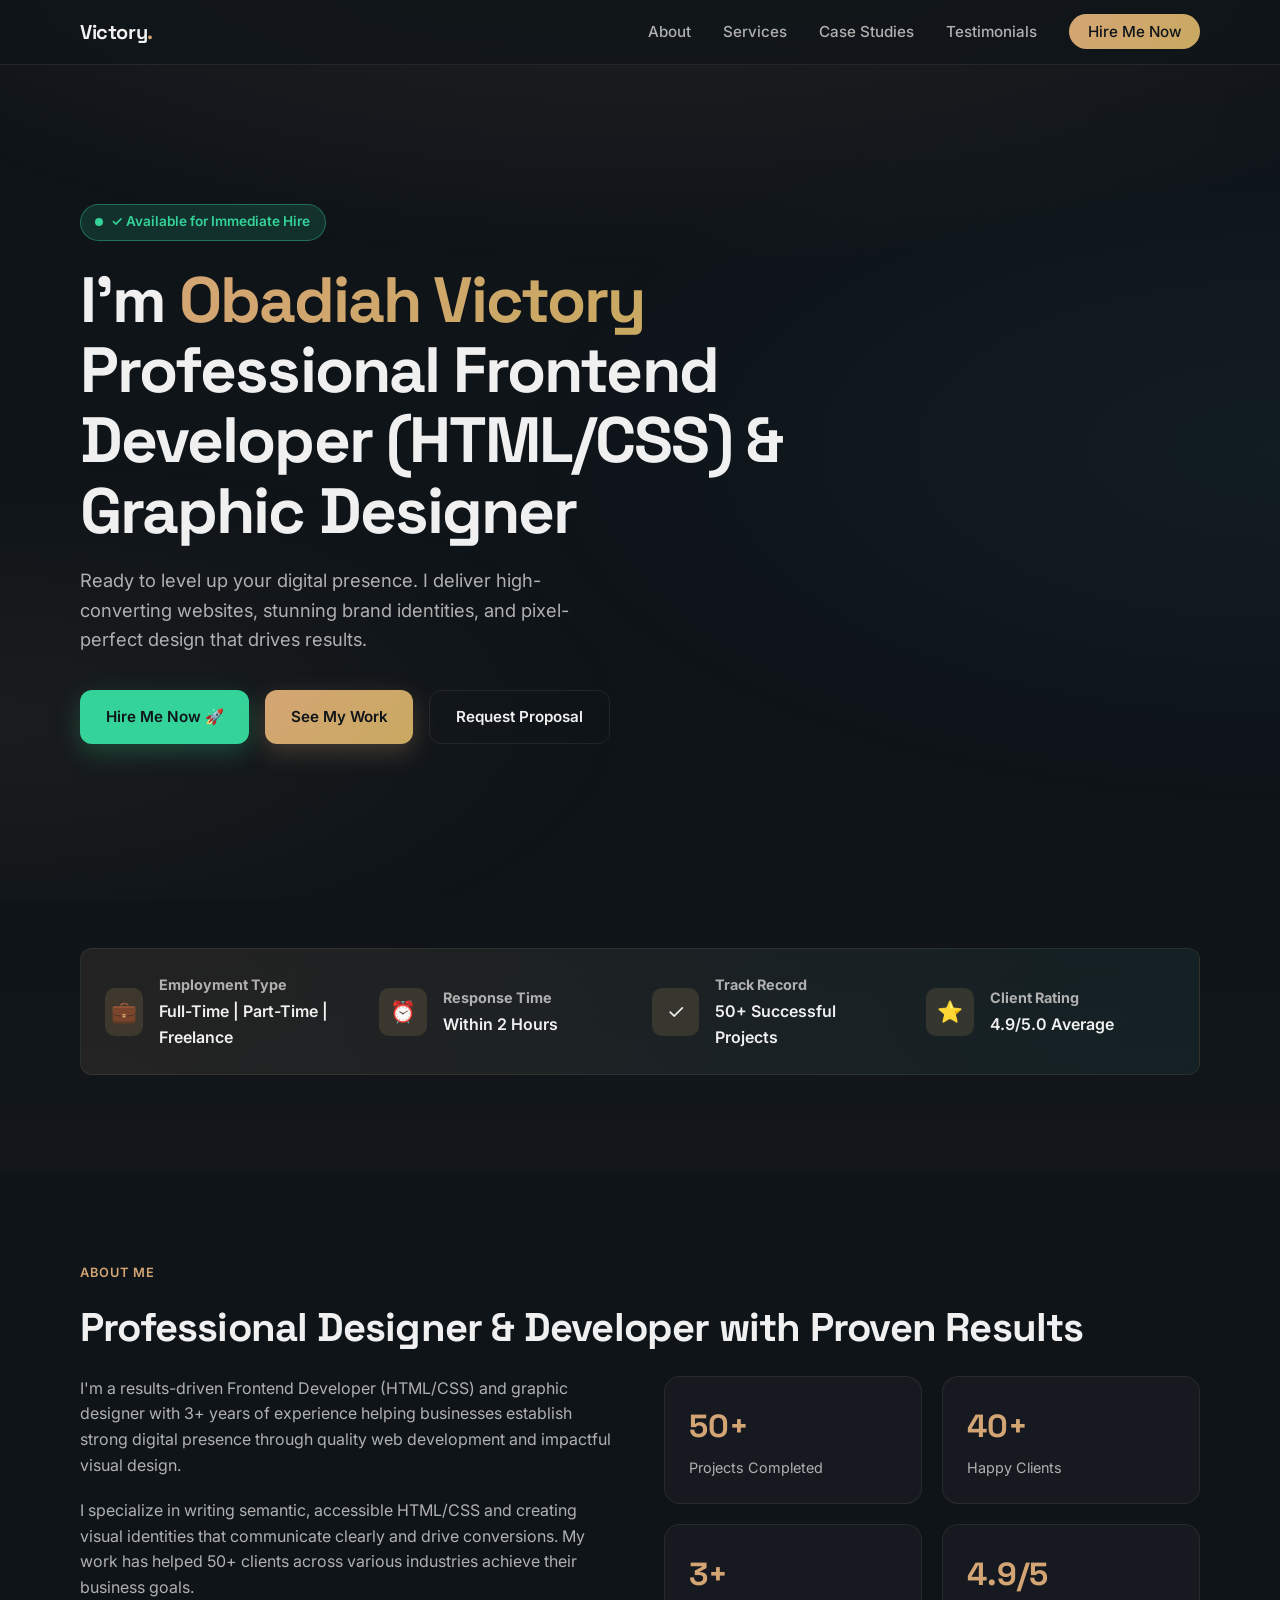
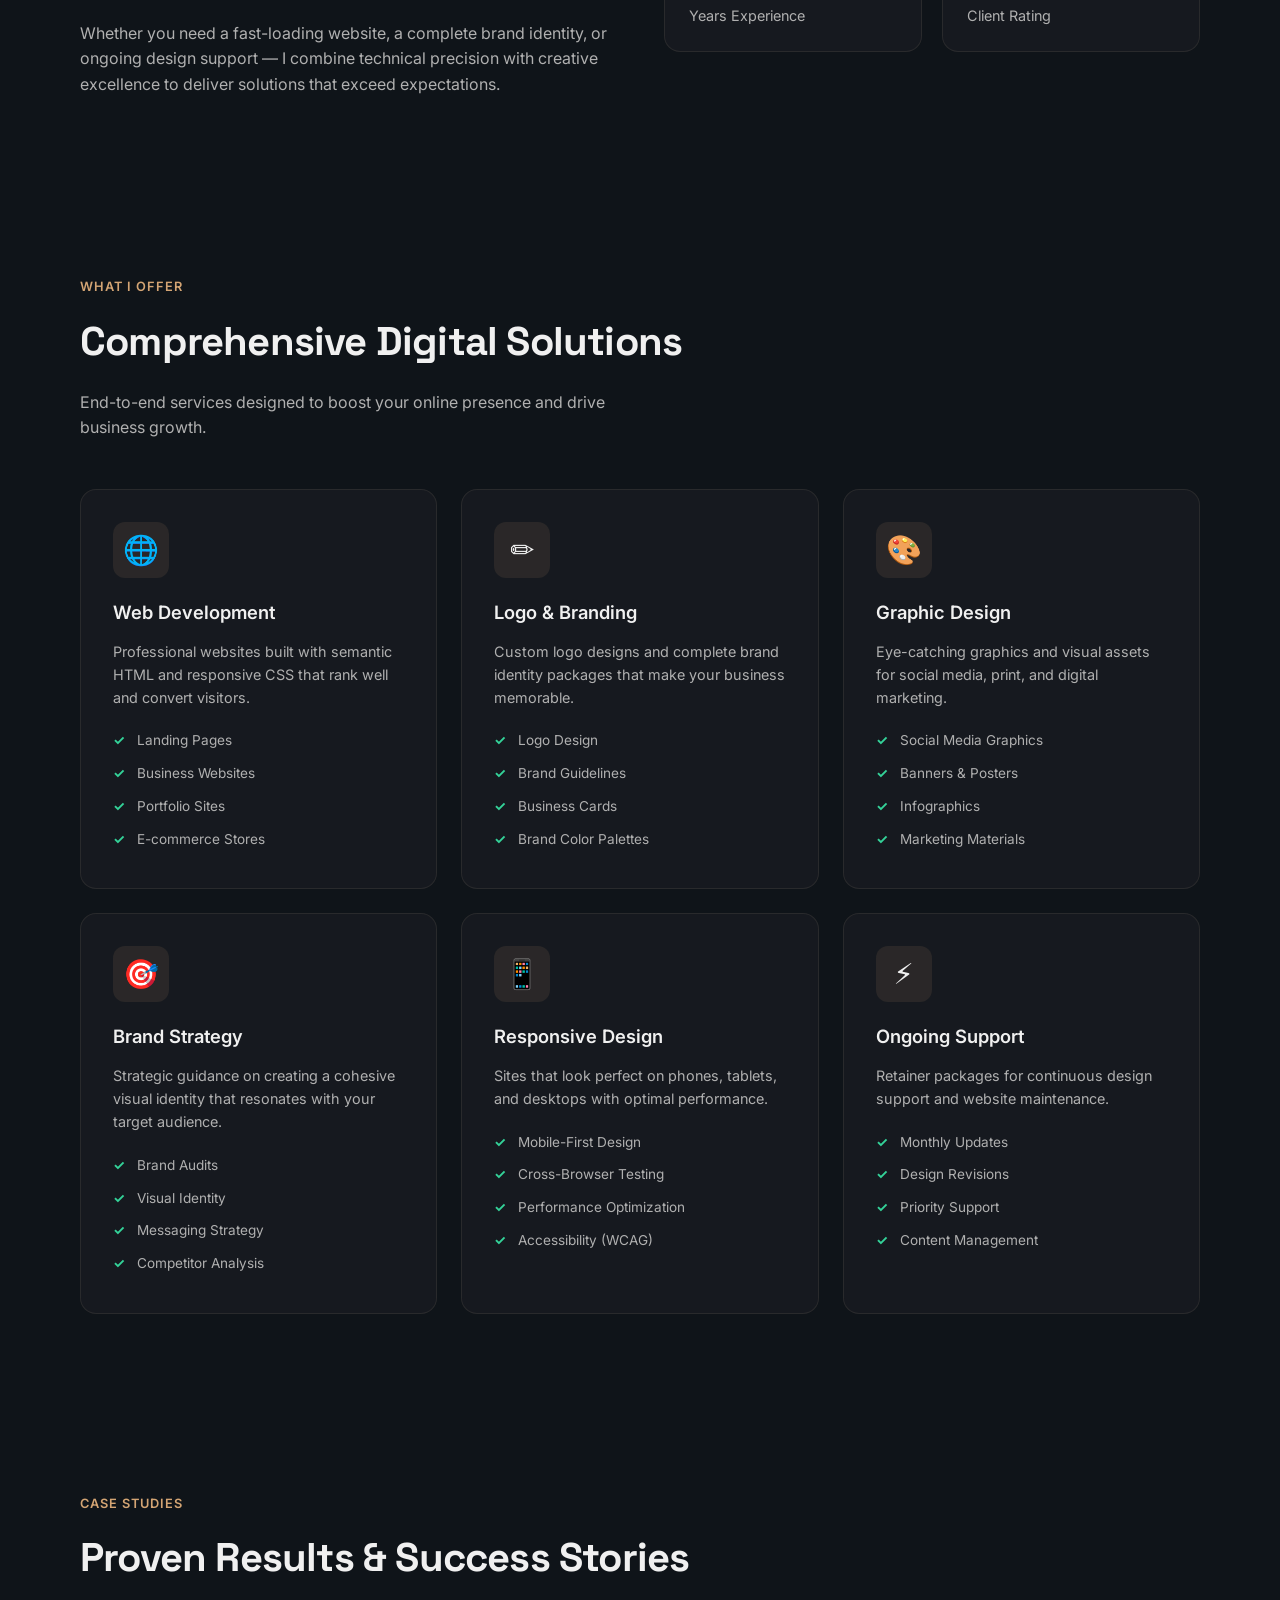
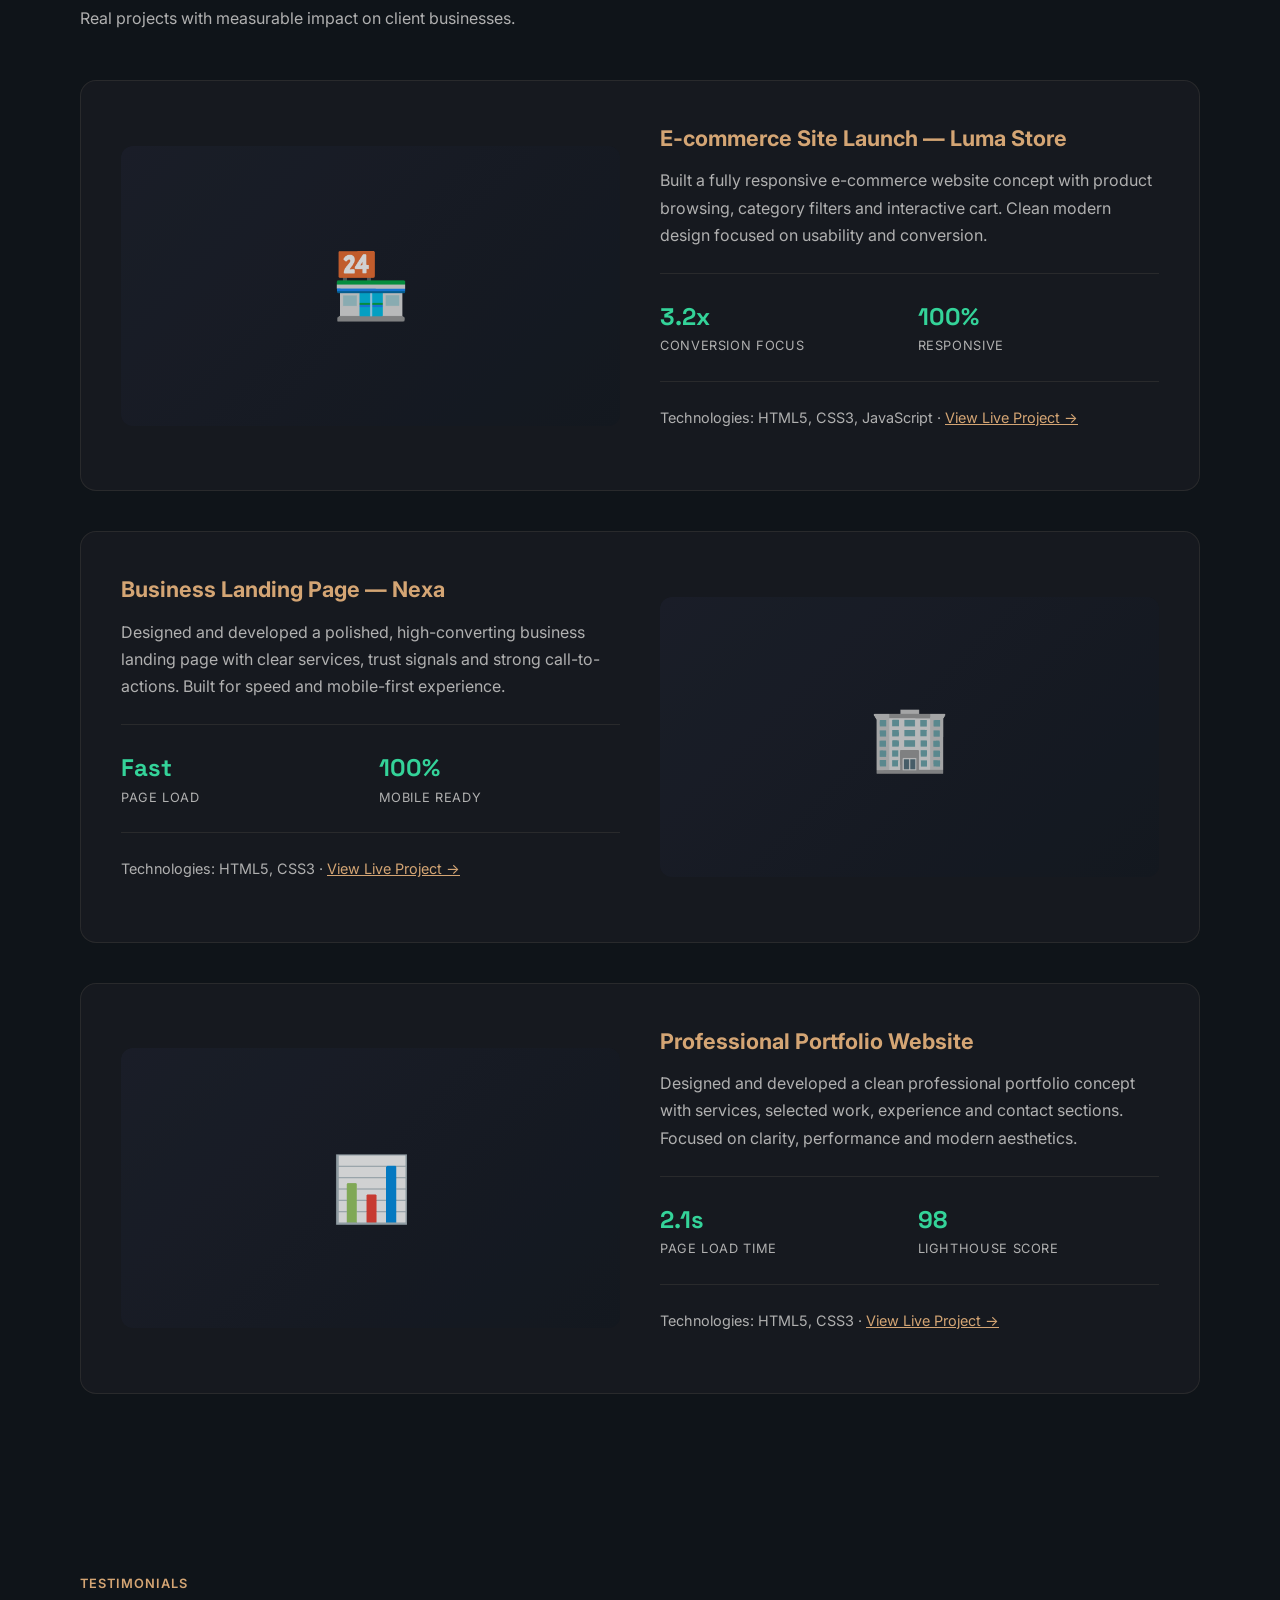
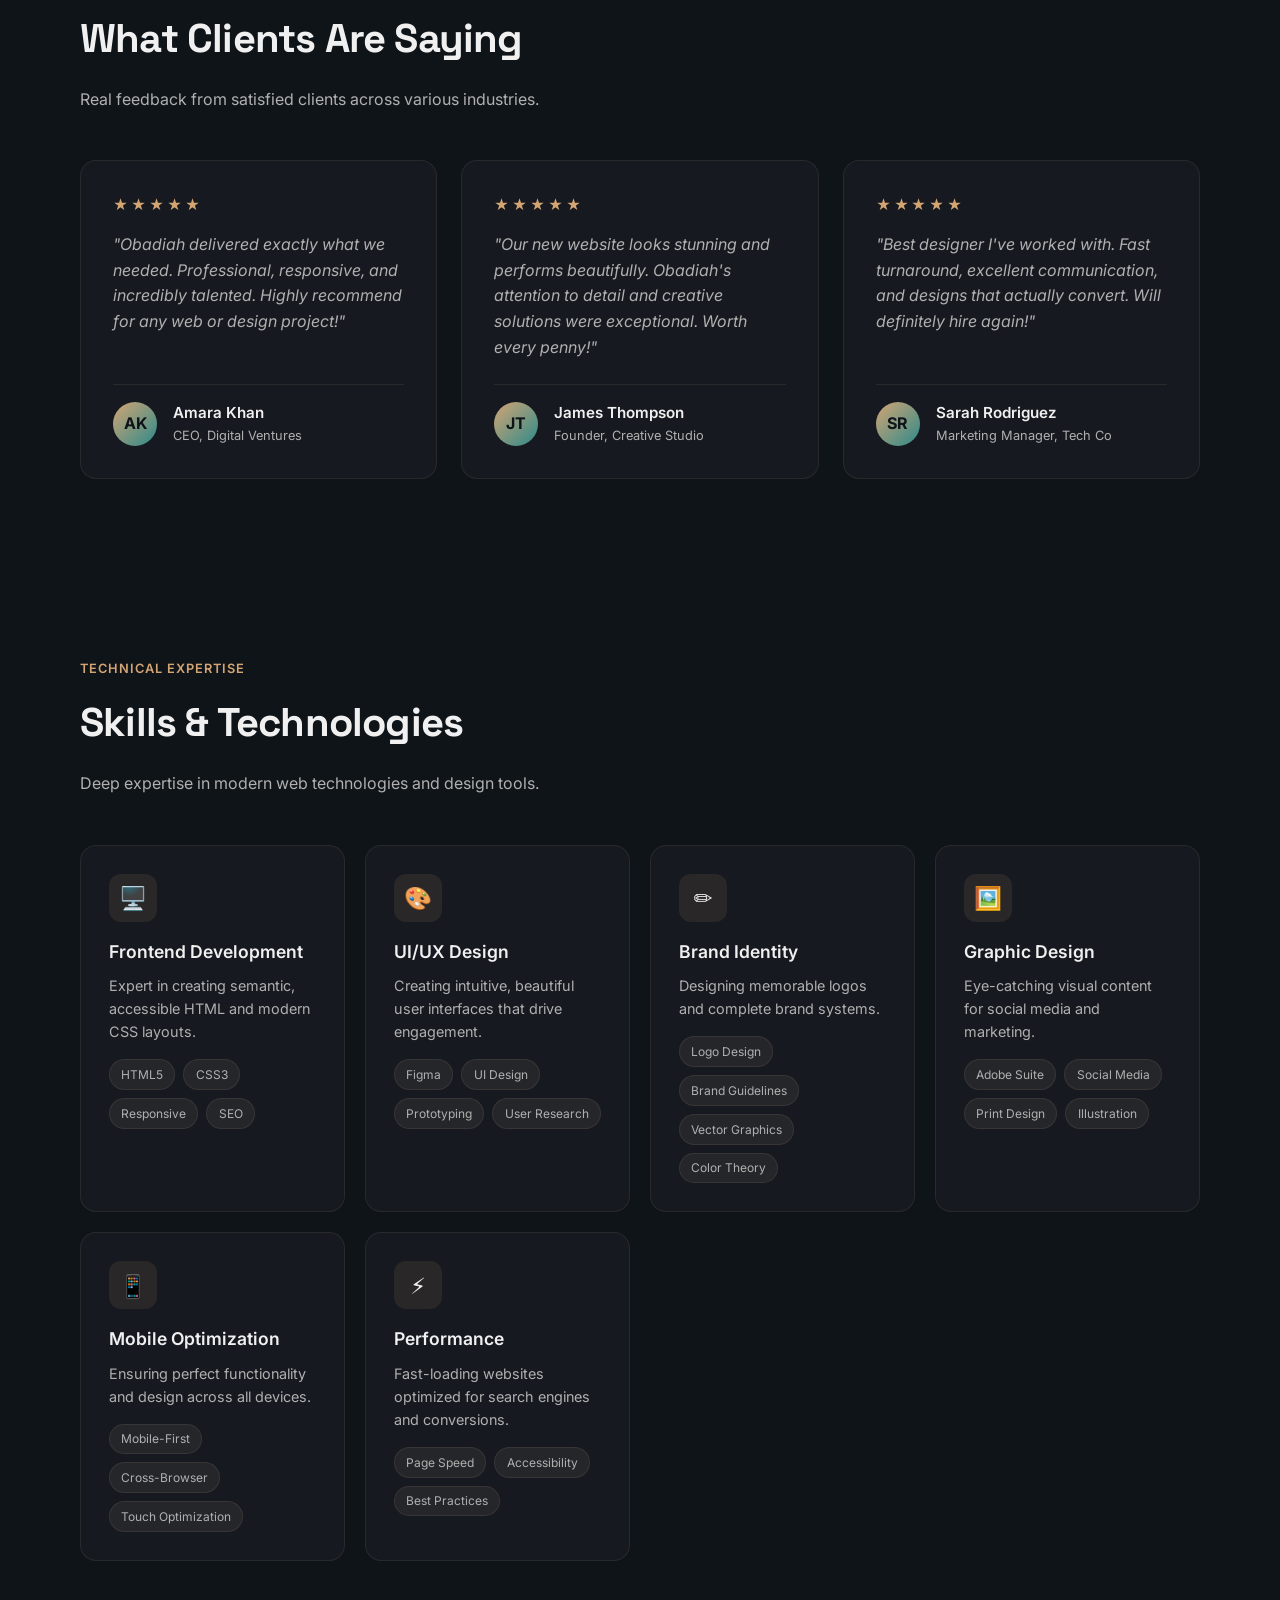
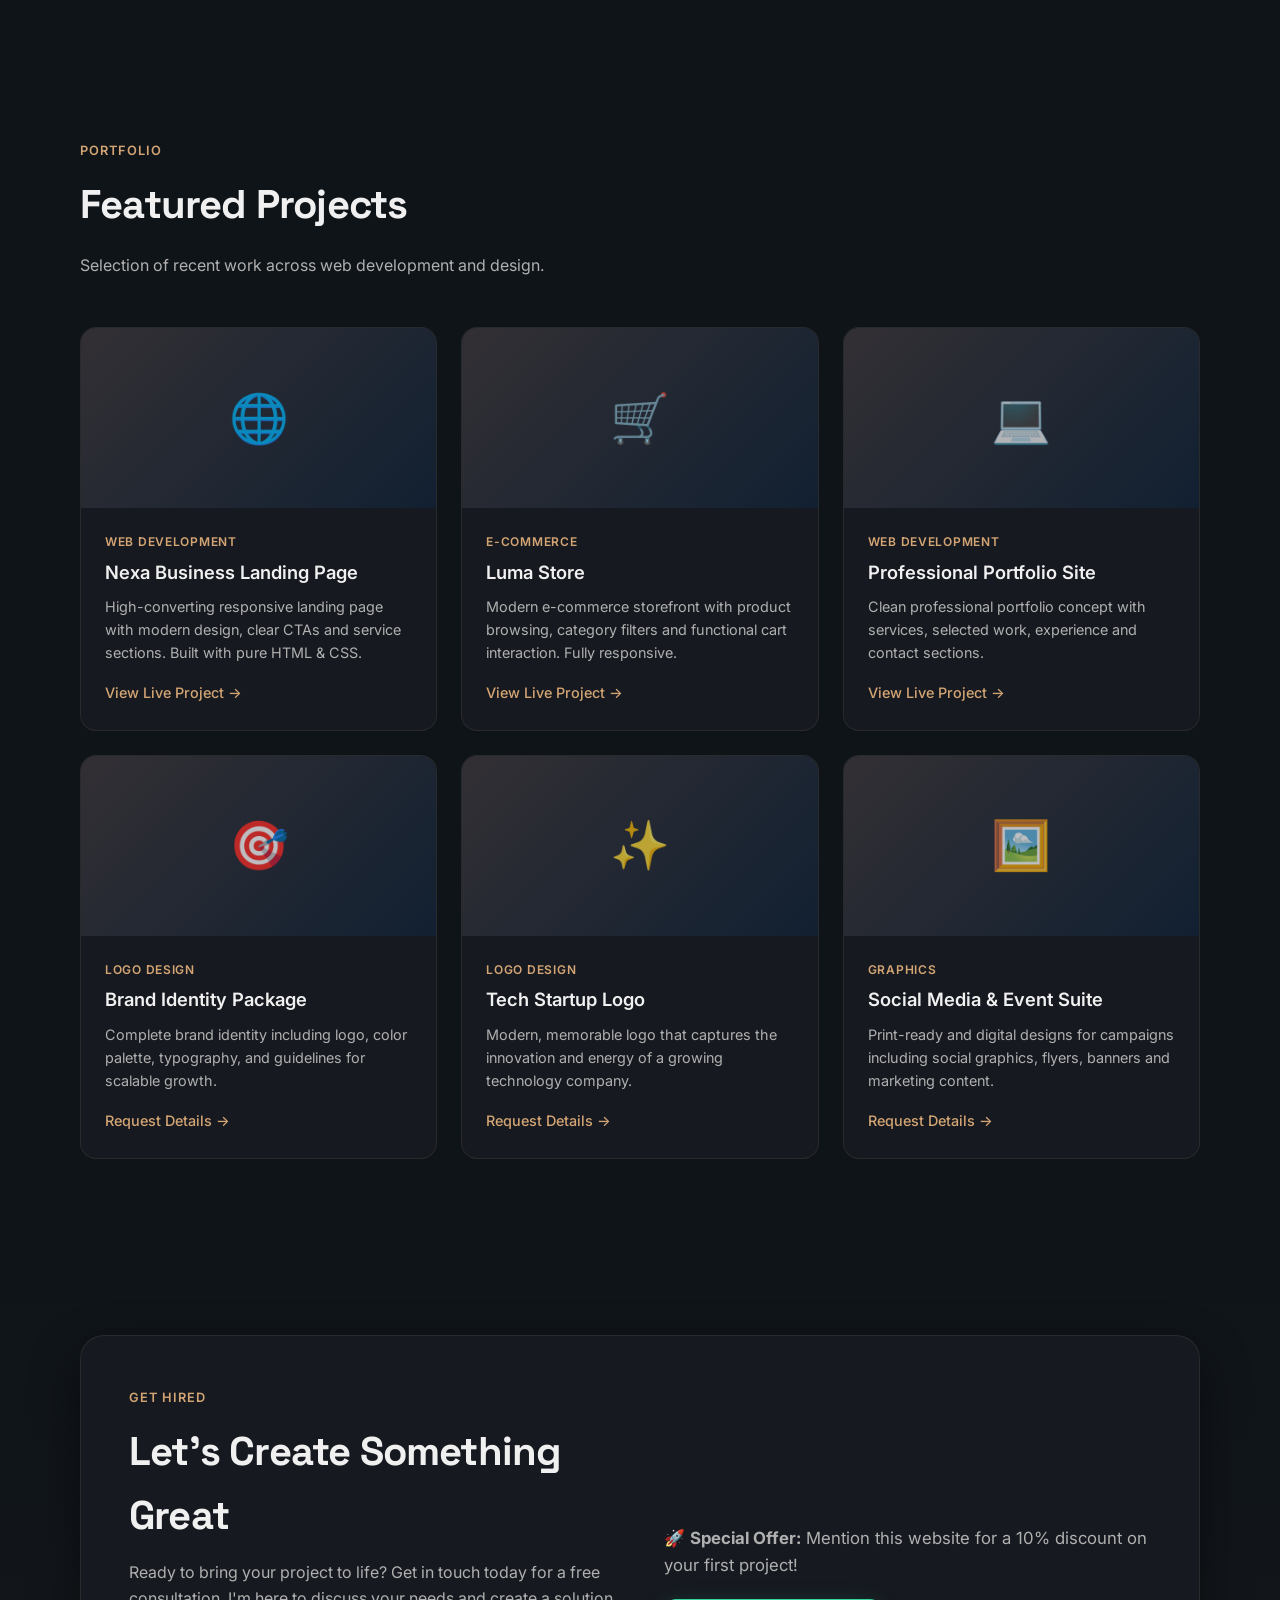
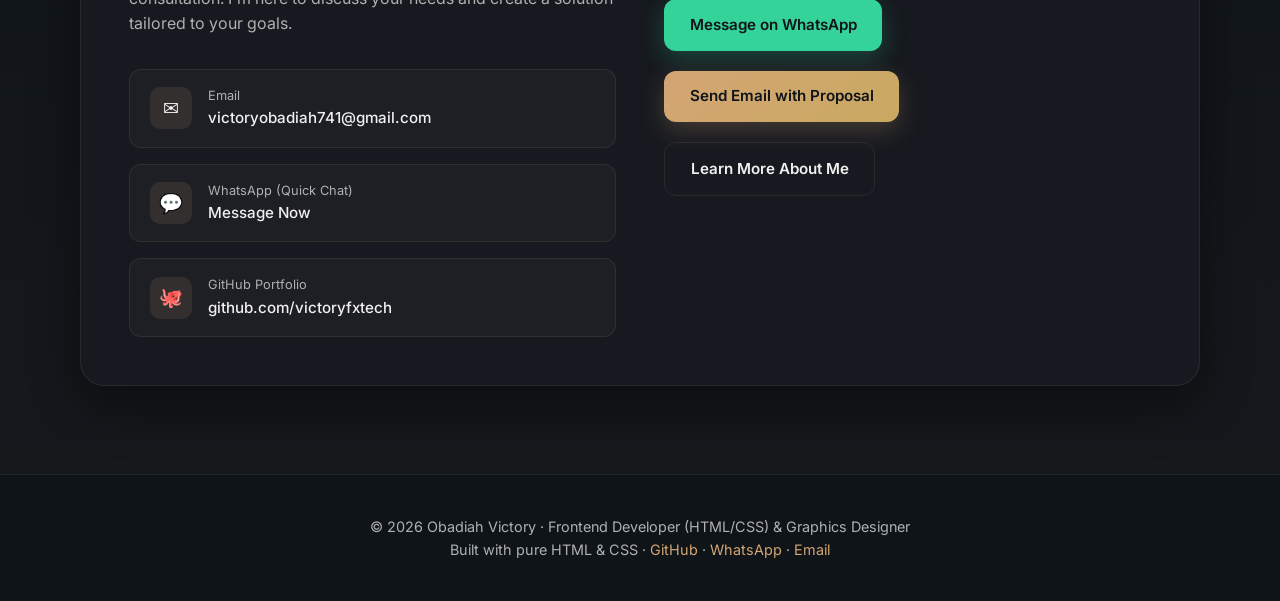
<file: index.html>
<!DOCTYPE html>
<html lang="en">
<head>
  <meta charset="UTF-8" />
  <meta name="viewport" content="width=device-width, initial-scale=1.0" />
  <meta name="description" content="Obadiah Victory — Professional Frontend Developer (HTML/CSS) & Graphics Designer. Available for Full-time, Part-time & Freelance Opportunities" />
  <title>Obadiah Victory | Frontend Developer (HTML/CSS) & Graphic Designer | Hire Now</title>
  <link rel="preconnect" href="https://fonts.googleapis.com" />
  <link rel="preconnect" href="https://fonts.gstatic.com" crossorigin />
  <link href="https://fonts.googleapis.com/css2?family=Inter:wght@400;500;600;700;800&family=Space+Grotesk:wght@500;600;700&display=swap" rel="stylesheet" />
  <style>
    :root {
      --bg: #0f1419;
      --bg-card: #16191f;
      --bg-card-hover: #1c1f2b;
      --text: #f0f0f0;
      --text-muted: #b0b0b0;
      --accent: #d4a574;
      --accent-2: #2d8a8a;
      --accent-3: #c9a961;
      --success: #34d399;
      --border: rgba(180, 160, 140, 0.12);
      --radius: 16px;
      --shadow: 0 20px 50px rgba(0, 0, 0, 0.45);
    }

    * {
      margin: 0;
      padding: 0;
      box-sizing: border-box;
    }

    html {
      scroll-behavior: smooth;
    }

    body {
      font-family: "Inter", system-ui, sans-serif;
      background: var(--bg);
      color: var(--text);
      line-height: 1.6;
      overflow-x: hidden;
    }

    /* Background grid + glow */
    body::before {
      content: "";
      position: fixed;
      inset: 0;
      background:
        radial-gradient(ellipse 80% 50% at 50% -20%, rgba(212, 165, 116, 0.12), transparent),
        radial-gradient(ellipse 60% 40% at 100% 50%, rgba(45, 138, 138, 0.08), transparent),
        radial-gradient(ellipse 50% 30% at 0% 80%, rgba(201, 169, 97, 0.06), transparent);
      pointer-events: none;
      z-index: 0;
    }

    .container {
      width: min(1120px, 92%);
      margin: 0 auto;
      position: relative;
      z-index: 1;
    }

    /* Nav */
    nav {
      position: fixed;
      top: 0;
      left: 0;
      right: 0;
      z-index: 100;
      padding: 1rem 0;
      background: rgba(15, 20, 25, 0.75);
      backdrop-filter: blur(16px);
      border-bottom: 1px solid var(--border);
      transition: padding 0.3s;
    }

    nav .container {
      display: flex;
      align-items: center;
      justify-content: space-between;
    }

    .logo {
      font-family: "Space Grotesk", sans-serif;
      font-weight: 700;
      font-size: 1.25rem;
      letter-spacing: -0.02em;
      color: var(--text);
      text-decoration: none;
    }

    .logo span {
      color: var(--accent);
    }

    .nav-links {
      display: flex;
      gap: 2rem;
      list-style: none;
    }

    .nav-links a {
      color: var(--text-muted);
      text-decoration: none;
      font-size: 0.95rem;
      font-weight: 500;
      transition: color 0.2s;
    }

    .nav-links a:hover {
      color: var(--accent);
    }

    .nav-cta {
      background: linear-gradient(135deg, var(--accent), var(--accent-3));
      color: #0f1419 !important;
      padding: 0.5rem 1.15rem;
      border-radius: 999px;
      font-weight: 600;
      font-size: 0.9rem;
    }

    .nav-cta:hover {
      opacity: 0.9;
      color: #0f1419 !important;
    }

    .menu-toggle {
      display: none;
      background: none;
      border: none;
      color: var(--text);
      font-size: 1.5rem;
      cursor: pointer;
    }

    /* Hero */
    .hero {
      min-height: 100vh;
      display: flex;
      align-items: center;
      padding: 7rem 0 4rem;
    }

    .hero-content {
      max-width: 720px;
    }

    .hero-badge {
      display: inline-flex;
      align-items: center;
      gap: 0.5rem;
      background: rgba(52, 211, 153, 0.15);
      border: 1px solid rgba(52, 211, 153, 0.4);
      color: var(--success);
      padding: 0.4rem 0.9rem;
      border-radius: 999px;
      font-size: 0.85rem;
      font-weight: 600;
      margin-bottom: 1.5rem;
    }

    .hero-badge::before {
      content: "";
      width: 8px;
      height: 8px;
      background: var(--success);
      border-radius: 50%;
      animation: pulse 2s infinite;
    }

    @keyframes pulse {
      0%, 100% { opacity: 1; }
      50% { opacity: 0.4; }
    }

    h1 {
      font-family: "Space Grotesk", sans-serif;
      font-size: clamp(2.6rem, 6vw, 4rem);
      font-weight: 700;
      line-height: 1.1;
      letter-spacing: -0.03em;
      margin-bottom: 1.25rem;
    }

    h1 .gradient {
      background: linear-gradient(135deg, var(--accent), var(--accent-3));
      -webkit-background-clip: text;
      -webkit-text-fill-color: transparent;
      background-clip: text;
    }

    .hero p {
      font-size: 1.15rem;
      color: var(--text-muted);
      max-width: 540px;
      margin-bottom: 2.25rem;
    }

    .hero-actions {
      display: flex;
      flex-wrap: wrap;
      gap: 1rem;
    }

    .btn {
      display: inline-flex;
      align-items: center;
      gap: 0.5rem;
      padding: 0.85rem 1.6rem;
      border-radius: 12px;
      font-weight: 600;
      font-size: 0.95rem;
      text-decoration: none;
      transition: transform 0.2s, box-shadow 0.2s, opacity 0.2s;
      border: none;
      cursor: pointer;
    }

    .btn:hover {
      transform: translateY(-2px);
    }

    .btn-primary {
      background: linear-gradient(135deg, var(--accent), var(--accent-3));
      color: #0f1419;
      box-shadow: 0 8px 24px rgba(212, 165, 116, 0.25);
    }

    .btn-primary:hover {
      box-shadow: 0 12px 32px rgba(212, 165, 116, 0.35);
    }

    .btn-secondary {
      background: transparent;
      color: var(--text);
      border: 1px solid var(--border);
    }

    .btn-secondary:hover {
      border-color: var(--accent);
      color: var(--accent);
    }

    .btn-success {
      background: var(--success);
      color: #0f1419;
      box-shadow: 0 8px 24px rgba(52, 211, 153, 0.25);
    }

    .btn-success:hover {
      box-shadow: 0 12px 32px rgba(52, 211, 153, 0.35);
    }

    /* Sections */
    section {
      padding: 5.5rem 0;
    }

    .section-label {
      display: inline-block;
      font-size: 0.8rem;
      font-weight: 600;
      letter-spacing: 0.08em;
      text-transform: uppercase;
      color: var(--accent);
      margin-bottom: 0.75rem;
    }

    h2 {
      font-family: "Space Grotesk", sans-serif;
      font-size: clamp(1.9rem, 4vw, 2.5rem);
      font-weight: 700;
      letter-spacing: -0.02em;
      margin-bottom: 1rem;
    }

    .section-desc {
      color: var(--text-muted);
      max-width: 560px;
      margin-bottom: 3rem;
    }

    /* Employment Info */
    .employment-bar {
      background: linear-gradient(135deg, rgba(212, 165, 116, 0.1), rgba(45, 138, 138, 0.1));
      border: 1px solid var(--border);
      border-radius: 12px;
      padding: 1.5rem;
      margin-bottom: 3rem;
      display: grid;
      grid-template-columns: repeat(auto-fit, minmax(200px, 1fr));
      gap: 1.5rem;
    }

    .employment-item {
      display: flex;
      align-items: center;
      gap: 1rem;
    }

    .employment-item .icon {
      width: 48px;
      height: 48px;
      border-radius: 10px;
      background: rgba(212, 165, 116, 0.15);
      display: flex;
      align-items: center;
      justify-content: center;
      font-size: 1.3rem;
    }

    .employment-item h4 {
      font-size: 0.9rem;
      color: var(--text-muted);
      margin-bottom: 0.2rem;
    }

    .employment-item p {
      font-weight: 600;
      color: var(--text);
    }

    /* About */
    .about-grid {
      display: grid;
      grid-template-columns: 1fr 1fr;
      gap: 3rem;
      align-items: start;
    }

    .about-text p {
      color: var(--text-muted);
      margin-bottom: 1.25rem;
    }

    .about-text p:last-child {
      margin-bottom: 0;
    }

    .about-stats {
      display: grid;
      grid-template-columns: 1fr 1fr;
      gap: 1.25rem;
    }

    .stat-card {
      background: var(--bg-card);
      border: 1px solid var(--border);
      border-radius: var(--radius);
      padding: 1.5rem;
      transition: border-color 0.2s, background 0.2s;
    }

    .stat-card:hover {
      border-color: rgba(212, 165, 116, 0.3);
      background: var(--bg-card-hover);
    }

    .stat-card .number {
      font-family: "Space Grotesk", sans-serif;
      font-size: 2rem;
      font-weight: 700;
      color: var(--accent);
      margin-bottom: 0.25rem;
    }

    .stat-card .label {
      font-size: 0.9rem;
      color: var(--text-muted);
    }

    /* Services */
    .services-grid {
      display: grid;
      grid-template-columns: repeat(auto-fit, minmax(280px, 1fr));
      gap: 1.5rem;
    }

    .service-card {
      background: var(--bg-card);
      border: 1px solid var(--border);
      border-radius: var(--radius);
      padding: 2rem;
      transition: transform 0.25s, border-color 0.25s, background 0.25s;
    }

    .service-card:hover {
      transform: translateY(-4px);
      border-color: rgba(212, 165, 116, 0.35);
      background: var(--bg-card-hover);
    }

    .service-card .icon {
      width: 56px;
      height: 56px;
      border-radius: 12px;
      display: flex;
      align-items: center;
      justify-content: center;
      font-size: 1.8rem;
      margin-bottom: 1.25rem;
      background: rgba(212, 165, 116, 0.1);
    }

    .service-card h3 {
      font-size: 1.15rem;
      font-weight: 600;
      margin-bottom: 0.75rem;
    }

    .service-card p {
      font-size: 0.9rem;
      color: var(--text-muted);
      margin-bottom: 1rem;
    }

    .service-card ul {
      list-style: none;
      font-size: 0.85rem;
      color: var(--text-muted);
    }

    .service-card ul li {
      padding: 0.35rem 0;
      padding-left: 1.5rem;
      position: relative;
    }

    .service-card ul li::before {
      content: "✓";
      position: absolute;
      left: 0;
      color: var(--success);
      font-weight: bold;
    }

    /* Testimonials */
    .testimonials-grid {
      display: grid;
      grid-template-columns: repeat(auto-fit, minmax(300px, 1fr));
      gap: 1.5rem;
    }

    .testimonial-card {
      background: var(--bg-card);
      border: 1px solid var(--border);
      border-radius: var(--radius);
      padding: 2rem;
      display: flex;
      flex-direction: column;
    }

    .testimonial-card .stars {
      color: var(--accent);
      font-size: 0.9rem;
      margin-bottom: 1rem;
      letter-spacing: 0.2em;
    }

    .testimonial-card .quote {
      color: var(--text-muted);
      margin-bottom: 1.5rem;
      font-style: italic;
      flex-grow: 1;
    }

    .testimonial-card .author {
      display: flex;
      align-items: center;
      gap: 1rem;
      border-top: 1px solid var(--border);
      padding-top: 1rem;
    }

    .testimonial-card .avatar {
      width: 44px;
      height: 44px;
      border-radius: 50%;
      background: linear-gradient(135deg, var(--accent), var(--accent-2));
      display: flex;
      align-items: center;
      justify-content: center;
      font-weight: 700;
      color: #0f1419;
    }

    .testimonial-card .author-info h4 {
      font-size: 0.95rem;
      font-weight: 600;
    }

    .testimonial-card .author-info p {
      font-size: 0.8rem;
      color: var(--text-muted);
    }

    /* Skills */
    .skills-grid {
      display: grid;
      grid-template-columns: repeat(auto-fill, minmax(260px, 1fr));
      gap: 1.25rem;
    }

    .skill-card {
      background: var(--bg-card);
      border: 1px solid var(--border);
      border-radius: var(--radius);
      padding: 1.75rem;
      transition: transform 0.25s, border-color 0.25s, background 0.25s;
    }

    .skill-card:hover {
      transform: translateY(-4px);
      border-color: rgba(212, 165, 116, 0.35);
      background: var(--bg-card-hover);
    }

    .skill-icon {
      width: 48px;
      height: 48px;
      border-radius: 12px;
      display: flex;
      align-items: center;
      justify-content: center;
      font-size: 1.4rem;
      margin-bottom: 1rem;
      background: rgba(212, 165, 116, 0.1);
    }

    .skill-card h3 {
      font-size: 1.1rem;
      font-weight: 600;
      margin-bottom: 0.5rem;
    }

    .skill-card p {
      font-size: 0.9rem;
      color: var(--text-muted);
    }

    .tags {
      display: flex;
      flex-wrap: wrap;
      gap: 0.5rem;
      margin-top: 1rem;
    }

    .tag {
      font-size: 0.75rem;
      padding: 0.3rem 0.7rem;
      border-radius: 999px;
      background: rgba(180, 160, 140, 0.1);
      color: var(--text-muted);
      border: 1px solid var(--border);
    }

    /* Case Studies */
    .case-studies-grid {
      display: grid;
      gap: 2.5rem;
    }

    .case-study {
      background: var(--bg-card);
      border: 1px solid var(--border);
      border-radius: var(--radius);
      padding: 2.5rem;
      display: grid;
      grid-template-columns: 1fr 1fr;
      gap: 2.5rem;
      align-items: center;
    }

    .case-study:nth-child(even) {
      grid-template-columns: 1fr 1fr;
      direction: rtl;
    }

    .case-study:nth-child(even) > * {
      direction: ltr;
    }

    .case-study-visual {
      background: linear-gradient(135deg, #1c1f2b, #131820);
      border-radius: 12px;
      height: 280px;
      display: flex;
      align-items: center;
      justify-content: center;
      font-size: 4rem;
      opacity: 0.8;
    }

    .case-study-content h3 {
      font-size: 1.35rem;
      font-weight: 700;
      margin-bottom: 0.75rem;
      color: var(--accent);
    }

    .case-study-content p {
      color: var(--text-muted);
      margin-bottom: 1.25rem;
      line-height: 1.7;
    }

    .case-study-metrics {
      display: grid;
      grid-template-columns: 1fr 1fr;
      gap: 1rem;
      margin: 1.5rem 0;
      padding: 1.5rem 0;
      border-top: 1px solid var(--border);
      border-bottom: 1px solid var(--border);
    }

    .metric {
      display: flex;
      flex-direction: column;
    }

    .metric .value {
      font-family: "Space Grotesk", sans-serif;
      font-size: 1.5rem;
      font-weight: 700;
      color: var(--success);
    }

    .metric .label {
      font-size: 0.8rem;
      color: var(--text-muted);
      text-transform: uppercase;
      letter-spacing: 0.05em;
    }

    /* Projects */
    .projects-grid {
      display: grid;
      grid-template-columns: repeat(auto-fill, minmax(300px, 1fr));
      gap: 1.5rem;
    }

    .project-card {
      background: var(--bg-card);
      border: 1px solid var(--border);
      border-radius: var(--radius);
      overflow: hidden;
      transition: transform 0.25s, border-color 0.25s, box-shadow 0.25s;
    }

    .project-card:hover {
      transform: translateY(-6px);
      border-color: rgba(212, 165, 116, 0.3);
      box-shadow: var(--shadow);
    }

    .project-thumb {
      height: 180px;
      background: linear-gradient(135deg, #1c1f2b, #0f172a);
      display: flex;
      align-items: center;
      justify-content: center;
      position: relative;
      overflow: hidden;
    }

    .project-thumb::after {
      content: "";
      position: absolute;
      inset: 0;
      background: linear-gradient(135deg, rgba(212, 165, 116, 0.12), rgba(45, 138, 138, 0.08));
    }

    .project-thumb .placeholder {
      font-size: 3rem;
      position: relative;
      z-index: 1;
      opacity: 0.7;
    }

    .project-body {
      padding: 1.5rem;
    }

    .project-body .category {
      font-size: 0.75rem;
      font-weight: 600;
      text-transform: uppercase;
      letter-spacing: 0.06em;
      color: var(--accent);
      margin-bottom: 0.4rem;
    }

    .project-body h3 {
      font-size: 1.15rem;
      font-weight: 600;
      margin-bottom: 0.5rem;
    }

    .project-body p {
      font-size: 0.9rem;
      color: var(--text-muted);
      margin-bottom: 1rem;
    }

    .project-body a {
      color: var(--accent);
      text-decoration: none;
      font-size: 0.9rem;
      font-weight: 500;
    }

    .project-body a:hover {
      text-decoration: underline;
    }

    /* Contact */
    .contact-section {
      background: linear-gradient(180deg, transparent, rgba(212, 165, 116, 0.03));
    }

    .contact-card {
      background: var(--bg-card);
      border: 1px solid var(--border);
      border-radius: 24px;
      padding: 3rem;
      display: grid;
      grid-template-columns: 1fr 1fr;
      gap: 3rem;
      box-shadow: var(--shadow);
    }

    .contact-info h2 {
      margin-bottom: 0.75rem;
    }

    .contact-info > p {
      color: var(--text-muted);
      margin-bottom: 2rem;
    }

    .contact-links {
      display: flex;
      flex-direction: column;
      gap: 1rem;
    }

    .contact-link {
      display: flex;
      align-items: center;
      gap: 1rem;
      padding: 1rem 1.25rem;
      background: rgba(180, 160, 140, 0.05);
      border: 1px solid var(--border);
      border-radius: 12px;
      text-decoration: none;
      color: var(--text);
      transition: border-color 0.2s, background 0.2s;
    }

    .contact-link:hover {
      border-color: rgba(212, 165, 116, 0.4);
      background: rgba(212, 165, 116, 0.05);
    }

    .contact-link .icon {
      width: 42px;
      height: 42px;
      border-radius: 10px;
      background: rgba(212, 165, 116, 0.12);
      display: flex;
      align-items: center;
      justify-content: center;
      font-size: 1.2rem;
      flex-shrink: 0;
    }

    .contact-link .details {
      display: flex;
      flex-direction: column;
    }

    .contact-link .details span:first-child {
      font-size: 0.8rem;
      color: var(--text-muted);
    }

    .contact-link .details span:last-child {
      font-weight: 500;
      font-size: 0.95rem;
    }

    .contact-cta {
      display: flex;
      flex-direction: column;
      justify-content: center;
      align-items: flex-start;
      gap: 1.25rem;
    }

    .contact-cta p {
      color: var(--text-muted);
      font-size: 1.05rem;
    }

    /* Footer */
    footer {
      padding: 2.5rem 0;
      border-top: 1px solid var(--border);
      text-align: center;
      color: var(--text-muted);
      font-size: 0.9rem;
    }

    footer a {
      color: var(--accent);
      text-decoration: none;
    }

    /* Mobile */
    @media (max-width: 768px) {
      .nav-links {
        display: none;
        position: absolute;
        top: 100%;
        left: 0;
        right: 0;
        background: rgba(15, 20, 25, 0.97);
        flex-direction: column;
        padding: 1.5rem;
        gap: 1rem;
        border-bottom: 1px solid var(--border);
      }

      .nav-links.open {
        display: flex;
      }

      .menu-toggle {
        display: block;
      }

      .about-grid,
      .contact-card,
      .case-study {
        grid-template-columns: 1fr;
      }

      .case-study:nth-child(even) {
        direction: ltr;
      }

      .contact-card {
        padding: 2rem 1.5rem;
      }

      .hero {
        padding-top: 6rem;
      }

      .employment-bar {
        grid-template-columns: 1fr;
      }
    }
  </style>
</head>
<body>
  <!-- Navigation -->
  <nav>
    <div class="container">
      <a href="#home" class="logo">Victory<span>.</span></a>
      <button class="menu-toggle" aria-label="Menu" id="menuToggle">☰</button>
      <ul class="nav-links" id="navLinks">
        <li><a href="#about">About</a></li>
        <li><a href="#services">Services</a></li>
        <li><a href="#case-studies">Case Studies</a></li>
        <li><a href="#testimonials">Testimonials</a></li>
        <li><a href="#contact" class="nav-cta">Hire Me Now</a></li>
      </ul>
    </div>
  </nav>

  <!-- Hero -->
  <section class="hero" id="home">
    <div class="container">
      <div class="hero-content">
        <div class="hero-badge">✓ Available for Immediate Hire</div>
        <h1>
          I'm <span class="gradient">Obadiah Victory</span><br />
          Professional Frontend Developer (HTML/CSS) & Graphic Designer
        </h1>
        <p>
          Ready to level up your digital presence. I deliver high-converting websites, 
          stunning brand identities, and pixel-perfect design that drives results.
        </p>
        <div class="hero-actions">
          <a href="#contact" class="btn btn-success">Hire Me Now 🚀</a>
          <a href="#case-studies" class="btn btn-primary">See My Work</a>
          <a href="#contact" class="btn btn-secondary">Request Proposal</a>
        </div>
      </div>
    </div>
  </section>

  <!-- Employment Info -->
  <section style="padding: 3rem 0; background: linear-gradient(180deg, transparent, rgba(212, 165, 116, 0.02));">
    <div class="container">
      <div class="employment-bar">
        <div class="employment-item">
          <div class="icon">💼</div>
          <div>
            <h4>Employment Type</h4>
            <p>Full-Time | Part-Time | Freelance</p>
          </div>
        </div>
        <div class="employment-item">
          <div class="icon">⏰</div>
          <div>
            <h4>Response Time</h4>
            <p>Within 2 Hours</p>
          </div>
        </div>
        <div class="employment-item">
          <div class="icon">✓</div>
          <div>
            <h4>Track Record</h4>
            <p>50+ Successful Projects</p>
          </div>
        </div>
        <div class="employment-item">
          <div class="icon">⭐</div>
          <div>
            <h4>Client Rating</h4>
            <p>4.9/5.0 Average</p>
          </div>
        </div>
      </div>
    </div>
  </section>

  <!-- About -->
  <section id="about">
    <div class="container">
      <span class="section-label">About Me</span>
      <h2>Professional Designer & Developer with Proven Results</h2>
      <div class="about-grid">
        <div class="about-text">
          <p>
            I'm a results-driven Frontend Developer (HTML/CSS) and graphic designer with 3+ years of experience 
            helping businesses establish strong digital presence through quality web development 
            and impactful visual design.
          </p>
          <p>
            I specialize in writing semantic, accessible HTML/CSS and creating visual identities 
            that communicate clearly and drive conversions. My work has helped 50+ clients across 
            various industries achieve their business goals.
          </p>
          <p>
            Whether you need a fast-loading website, a complete brand identity, or ongoing 
            design support — I combine technical precision with creative excellence to deliver 
            solutions that exceed expectations.
          </p>
        </div>
        <div class="about-stats">
          <div class="stat-card">
            <div class="number">50+</div>
            <div class="label">Projects Completed</div>
          </div>
          <div class="stat-card">
            <div class="number">40+</div>
            <div class="label">Happy Clients</div>
          </div>
          <div class="stat-card">
            <div class="number">3+</div>
            <div class="label">Years Experience</div>
          </div>
          <div class="stat-card">
            <div class="number">4.9/5</div>
            <div class="label">Client Rating</div>
          </div>
        </div>
      </div>
    </div>
  </section>

  <!-- Services -->
  <section id="services">
    <div class="container">
      <span class="section-label">What I Offer</span>
      <h2>Comprehensive Digital Solutions</h2>
      <p class="section-desc">
        End-to-end services designed to boost your online presence and drive business growth.
      </p>
      <div class="services-grid">
        <div class="service-card">
          <div class="icon">🌐</div>
          <h3>Web Development</h3>
          <p>Professional websites built with semantic HTML and responsive CSS that rank well and convert visitors.</p>
          <ul>
            <li>Landing Pages</li>
            <li>Business Websites</li>
            <li>Portfolio Sites</li>
            <li>E-commerce Stores</li>
          </ul>
        </div>
        <div class="service-card">
          <div class="icon">✏️</div>
          <h3>Logo & Branding</h3>
          <p>Custom logo designs and complete brand identity packages that make your business memorable.</p>
          <ul>
            <li>Logo Design</li>
            <li>Brand Guidelines</li>
            <li>Business Cards</li>
            <li>Brand Color Palettes</li>
          </ul>
        </div>
        <div class="service-card">
          <div class="icon">🎨</div>
          <h3>Graphic Design</h3>
          <p>Eye-catching graphics and visual assets for social media, print, and digital marketing.</p>
          <ul>
            <li>Social Media Graphics</li>
            <li>Banners & Posters</li>
            <li>Infographics</li>
            <li>Marketing Materials</li>
          </ul>
        </div>
        <div class="service-card">
          <div class="icon">🎯</div>
          <h3>Brand Strategy</h3>
          <p>Strategic guidance on creating a cohesive visual identity that resonates with your target audience.</p>
          <ul>
            <li>Brand Audits</li>
            <li>Visual Identity</li>
            <li>Messaging Strategy</li>
            <li>Competitor Analysis</li>
          </ul>
        </div>
        <div class="service-card">
          <div class="icon">📱</div>
          <h3>Responsive Design</h3>
          <p>Sites that look perfect on phones, tablets, and desktops with optimal performance.</p>
          <ul>
            <li>Mobile-First Design</li>
            <li>Cross-Browser Testing</li>
            <li>Performance Optimization</li>
            <li>Accessibility (WCAG)</li>
          </ul>
        </div>
        <div class="service-card">
          <div class="icon">⚡</div>
          <h3>Ongoing Support</h3>
          <p>Retainer packages for continuous design support and website maintenance.</p>
          <ul>
            <li>Monthly Updates</li>
            <li>Design Revisions</li>
            <li>Priority Support</li>
            <li>Content Management</li>
          </ul>
        </div>
      </div>
    </div>
  </section>

  <!-- Case Studies -->
  <section id="case-studies">
    <div class="container">
      <span class="section-label">Case Studies</span>
      <h2>Proven Results & Success Stories</h2>
      <p class="section-desc">
        Real projects with measurable impact on client businesses.
      </p>
      <div class="case-studies-grid">
        <div class="case-study">
          <div class="case-study-visual">🏪</div>
          <div class="case-study-content">
            <h3>E-commerce Site Launch — Luma Store</h3>
            <p>
              Built a fully responsive e-commerce website concept with product browsing, 
              category filters and interactive cart. Clean modern design focused on 
              usability and conversion.
            </p>
            <div class="case-study-metrics">
              <div class="metric">
                <div class="value">3.2x</div>
                <div class="label">Conversion Focus</div>
              </div>
              <div class="metric">
                <div class="value">100%</div>
                <div class="label">Responsive</div>
              </div>
            </div>
            <p style="font-size: 0.9rem;">Technologies: HTML5, CSS3, JavaScript · <a href="https://victoryfxtech.github.io/ecommerce-store/" target="_blank" rel="noopener" style="color: var(--accent);">View Live Project →</a></p>
          </div>
        </div>
        <div class="case-study">
          <div class="case-study-visual">🏢</div>
          <div class="case-study-content">
            <h3>Business Landing Page — Nexa</h3>
            <p>
              Designed and developed a polished, high-converting business landing page 
              with clear services, trust signals and strong call-to-actions. Built for 
              speed and mobile-first experience.
            </p>
            <div class="case-study-metrics">
              <div class="metric">
                <div class="value">Fast</div>
                <div class="label">Page Load</div>
              </div>
              <div class="metric">
                <div class="value">100%</div>
                <div class="label">Mobile Ready</div>
              </div>
            </div>
            <p style="font-size: 0.9rem;">Technologies: HTML5, CSS3 · <a href="https://victoryfxtech.github.io/business-landing-page/" target="_blank" rel="noopener" style="color: var(--accent);">View Live Project →</a></p>
          </div>
        </div>
        <div class="case-study">
          <div class="case-study-visual">📊</div>
          <div class="case-study-content">
            <h3>Professional Portfolio Website</h3>
            <p>
              Designed and developed a clean professional portfolio concept with services, 
              selected work, experience and contact sections. Focused on clarity, performance 
              and modern aesthetics.
            </p>
            <div class="case-study-metrics">
              <div class="metric">
                <div class="value">2.1s</div>
                <div class="label">Page Load Time</div>
              </div>
              <div class="metric">
                <div class="value">98</div>
                <div class="label">Lighthouse Score</div>
              </div>
            </div>
            <p style="font-size: 0.9rem;">Technologies: HTML5, CSS3 · <a href="https://victoryfxtech.github.io/professional-website/" target="_blank" rel="noopener" style="color: var(--accent);">View Live Project →</a></p>
          </div>
        </div>
      </div>
    </div>
  </section>

  <!-- Testimonials -->
  <section id="testimonials">
    <div class="container">
      <span class="section-label">Testimonials</span>
      <h2>What Clients Are Saying</h2>
      <p class="section-desc">
        Real feedback from satisfied clients across various industries.
      </p>
      <div class="testimonials-grid">
        <div class="testimonial-card">
          <div class="stars">★★★★★</div>
          <div class="quote">
            "Obadiah delivered exactly what we needed. Professional, responsive, and incredibly 
            talented. Highly recommend for any web or design project!"
          </div>
          <div class="author">
            <div class="avatar">AK</div>
            <div class="author-info">
              <h4>Amara Khan</h4>
              <p>CEO, Digital Ventures</p>
            </div>
          </div>
        </div>
        <div class="testimonial-card">
          <div class="stars">★★★★★</div>
          <div class="quote">
            "Our new website looks stunning and performs beautifully. Obadiah's attention to 
            detail and creative solutions were exceptional. Worth every penny!"
          </div>
          <div class="author">
            <div class="avatar">JT</div>
            <div class="author-info">
              <h4>James Thompson</h4>
              <p>Founder, Creative Studio</p>
            </div>
          </div>
        </div>
        <div class="testimonial-card">
          <div class="stars">★★★★★</div>
          <div class="quote">
            "Best designer I've worked with. Fast turnaround, excellent communication, and 
            designs that actually convert. Will definitely hire again!"
          </div>
          <div class="author">
            <div class="avatar">SR</div>
            <div class="author-info">
              <h4>Sarah Rodriguez</h4>
              <p>Marketing Manager, Tech Co</p>
            </div>
          </div>
        </div>
      </div>
    </section>

  <!-- Skills -->
  <section id="skills">
    <div class="container">
      <span class="section-label">Technical Expertise</span>
      <h2>Skills & Technologies</h2>
      <p class="section-desc">
        Deep expertise in modern web technologies and design tools.
      </p>
      <div class="skills-grid">
        <div class="skill-card">
          <div class="skill-icon">🖥️</div>
          <h3>Frontend Development</h3>
          <p>Expert in creating semantic, accessible HTML and modern CSS layouts.</p>
          <div class="tags">
            <span class="tag">HTML5</span>
            <span class="tag">CSS3</span>
            <span class="tag">Responsive</span>
            <span class="tag">SEO</span>
          </div>
        </div>
        <div class="skill-card">
          <div class="skill-icon">🎨</div>
          <h3>UI/UX Design</h3>
          <p>Creating intuitive, beautiful user interfaces that drive engagement.</p>
          <div class="tags">
            <span class="tag">Figma</span>
            <span class="tag">UI Design</span>
            <span class="tag">Prototyping</span>
            <span class="tag">User Research</span>
          </div>
        </div>
        <div class="skill-card">
          <div class="skill-icon">✏️</div>
          <h3>Brand Identity</h3>
          <p>Designing memorable logos and complete brand systems.</p>
          <div class="tags">
            <span class="tag">Logo Design</span>
            <span class="tag">Brand Guidelines</span>
            <span class="tag">Vector Graphics</span>
            <span class="tag">Color Theory</span>
          </div>
        </div>
        <div class="skill-card">
          <div class="skill-icon">🖼️</div>
          <h3>Graphic Design</h3>
          <p>Eye-catching visual content for social media and marketing.</p>
          <div class="tags">
            <span class="tag">Adobe Suite</span>
            <span class="tag">Social Media</span>
            <span class="tag">Print Design</span>
            <span class="tag">Illustration</span>
          </div>
        </div>
        <div class="skill-card">
          <div class="skill-icon">📱</div>
          <h3>Mobile Optimization</h3>
          <p>Ensuring perfect functionality and design across all devices.</p>
          <div class="tags">
            <span class="tag">Mobile-First</span>
            <span class="tag">Cross-Browser</span>
            <span class="tag">Touch Optimization</span>
          </div>
        </div>
        <div class="skill-card">
          <div class="skill-icon">⚡</div>
          <h3>Performance</h3>
          <p>Fast-loading websites optimized for search engines and conversions.</p>
          <div class="tags">
            <span class="tag">Page Speed</span>
            <span class="tag">Accessibility</span>
            <span class="tag">Best Practices</span>
          </div>
        </div>
      </div>
    </div>
  </section>

  <!-- Projects -->
  <section id="projects">
    <div class="container">
      <span class="section-label">Portfolio</span>
      <h2>Featured Projects</h2>
      <p class="section-desc">
        Selection of recent work across web development and design.
      </p>
      <div class="projects-grid">
        <article class="project-card">
          <div class="project-thumb">
            <span class="placeholder">🌐</span>
          </div>
          <div class="project-body">
            <div class="category">Web Development</div>
            <h3>Nexa Business Landing Page</h3>
            <p>High-converting responsive landing page with modern design, clear CTAs and service sections. Built with pure HTML & CSS.</p>
            <a href="https://victoryfxtech.github.io/business-landing-page/" target="_blank" rel="noopener">View Live Project →</a>
          </div>
        </article>
        <article class="project-card">
          <div class="project-thumb">
            <span class="placeholder">🛒</span>
          </div>
          <div class="project-body">
            <div class="category">E-commerce</div>
            <h3>Luma Store</h3>
            <p>Modern e-commerce storefront with product browsing, category filters and functional cart interaction. Fully responsive.</p>
            <a href="https://victoryfxtech.github.io/ecommerce-store/" target="_blank" rel="noopener">View Live Project →</a>
          </div>
        </article>
        <article class="project-card">
          <div class="project-thumb">
            <span class="placeholder">💻</span>
          </div>
          <div class="project-body">
            <div class="category">Web Development</div>
            <h3>Professional Portfolio Site</h3>
            <p>Clean professional portfolio concept with services, selected work, experience and contact sections.</p>
            <a href="https://victoryfxtech.github.io/professional-website/" target="_blank" rel="noopener">View Live Project →</a>
          </div>
        </article>
        <article class="project-card">
          <div class="project-thumb">
            <span class="placeholder">🎯</span>
          </div>
          <div class="project-body">
            <div class="category">Logo Design</div>
            <h3>Brand Identity Package</h3>
            <p>Complete brand identity including logo, color palette, typography, and guidelines for scalable growth.</p>
            <a href="#contact">Request Details →</a>
          </div>
        </article>
        <article class="project-card">
          <div class="project-thumb">
            <span class="placeholder">✨</span>
          </div>
          <div class="project-body">
            <div class="category">Logo Design</div>
            <h3>Tech Startup Logo</h3>
            <p>Modern, memorable logo that captures the innovation and energy of a growing technology company.</p>
            <a href="#contact">Request Details →</a>
          </div>
        </article>
        <article class="project-card">
          <div class="project-thumb">
            <span class="placeholder">🖼️</span>
          </div>
          <div class="project-body">
            <div class="category">Graphics</div>
            <h3>Social Media & Event Suite</h3>
            <p>Print-ready and digital designs for campaigns including social graphics, flyers, banners and marketing content.</p>
            <a href="#contact">Request Details →</a>
          </div>
        </article>
      </div>
    </div>
  </section>

  <!-- Contact -->
  <section id="contact" class="contact-section">
    <div class="container">
      <div class="contact-card">
        <div class="contact-info">
          <span class="section-label">Get Hired</span>
          <h2>Let's Create Something Great</h2>
          <p>
            Ready to bring your project to life? Get in touch today for a free consultation. 
            I'm here to discuss your needs and create a solution tailored to your goals.
          </p>
          <div class="contact-links">
            <a href="mailto:victoryobadiah741@gmail.com" class="contact-link">
              <div class="icon">✉️</div>
              <div class="details">
                <span>Email</span>
                <span>victoryobadiah741@gmail.com</span>
              </div>
            </a>
            <a href="https://wa.me/message/IOU53YGTMAOEF1" target="_blank" rel="noopener" class="contact-link">
              <div class="icon">💬</div>
              <div class="details">
                <span>WhatsApp (Quick Chat)</span>
                <span>Message Now</span>
              </div>
            </a>
            <a href="https://github.com/victoryfxtech" target="_blank" rel="noopener" class="contact-link">
              <div class="icon">🐙</div>
              <div class="details">
                <span>GitHub Portfolio</span>
                <span>github.com/victoryfxtech</span>
              </div>
            </a>
          </div>
        </div>
        <div class="contact-cta">
          <p>
            🚀 <strong>Special Offer:</strong> Mention this website for a 10% discount on your first project!
          </p>
          <a href="https://wa.me/message/IOU53YGTMAOEF1?text=Hi%20Victory%2C%20I%27d%20like%20to%20discuss%20a%20project" class="btn btn-success" target="_blank" rel="noopener">
            Message on WhatsApp
          </a>
          <a href="mailto:victoryobadiah741@gmail.com?subject=Project%20Inquiry%20-%20Let%27s%20Work%20Together" class="btn btn-primary">
            Send Email with Proposal
          </a>
          <a href="#about" class="btn btn-secondary">
            Learn More About Me
          </a>
        </div>
      </div>
    </div>
  </section>

  <!-- Footer -->
  <footer>
    <div class="container">
      <p>
        © 2026 Obadiah Victory · Frontend Developer (HTML/CSS) & Graphics Designer<br />
        Built with pure HTML &amp; CSS · <a href="https://github.com/victoryfxtech" target="_blank" rel="noopener">GitHub</a> · 
        <a href="https://wa.me/message/IOU53YGTMAOEF1" target="_blank" rel="noopener">WhatsApp</a> · 
        <a href="mailto:victoryobadiah741@gmail.com">Email</a>
      </p>
    </div>
  </footer>

  <script>
    // Mobile menu toggle
    const menuToggle = document.getElementById("menuToggle");
    const navLinks = document.getElementById("navLinks");

    menuToggle.addEventListener("click", () => {
      navLinks.classList.toggle("open");
    });

    // Close menu when a link is clicked
    navLinks.querySelectorAll("a").forEach((link) => {
      link.addEventListener("click", () => {
        navLinks.classList.remove("open");
      });
    });
  </script>
</body>
  </html>
</file>
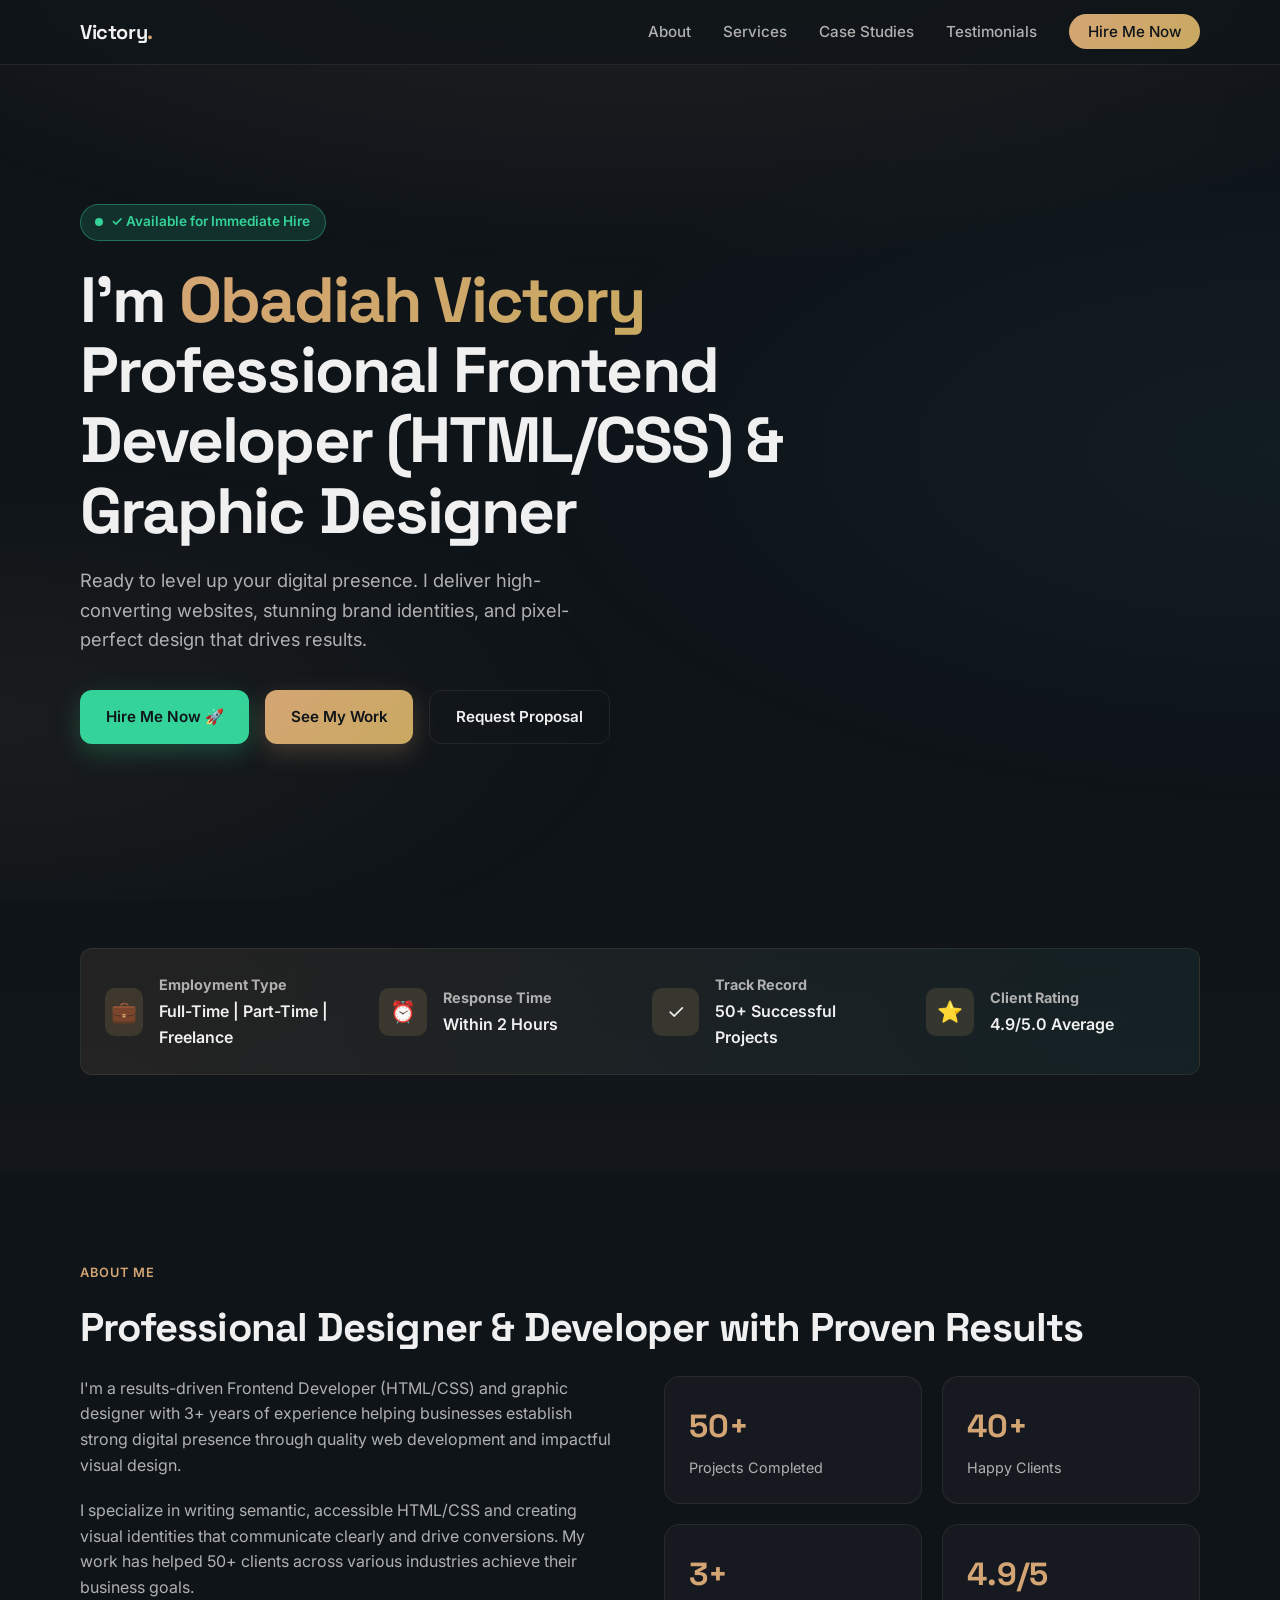
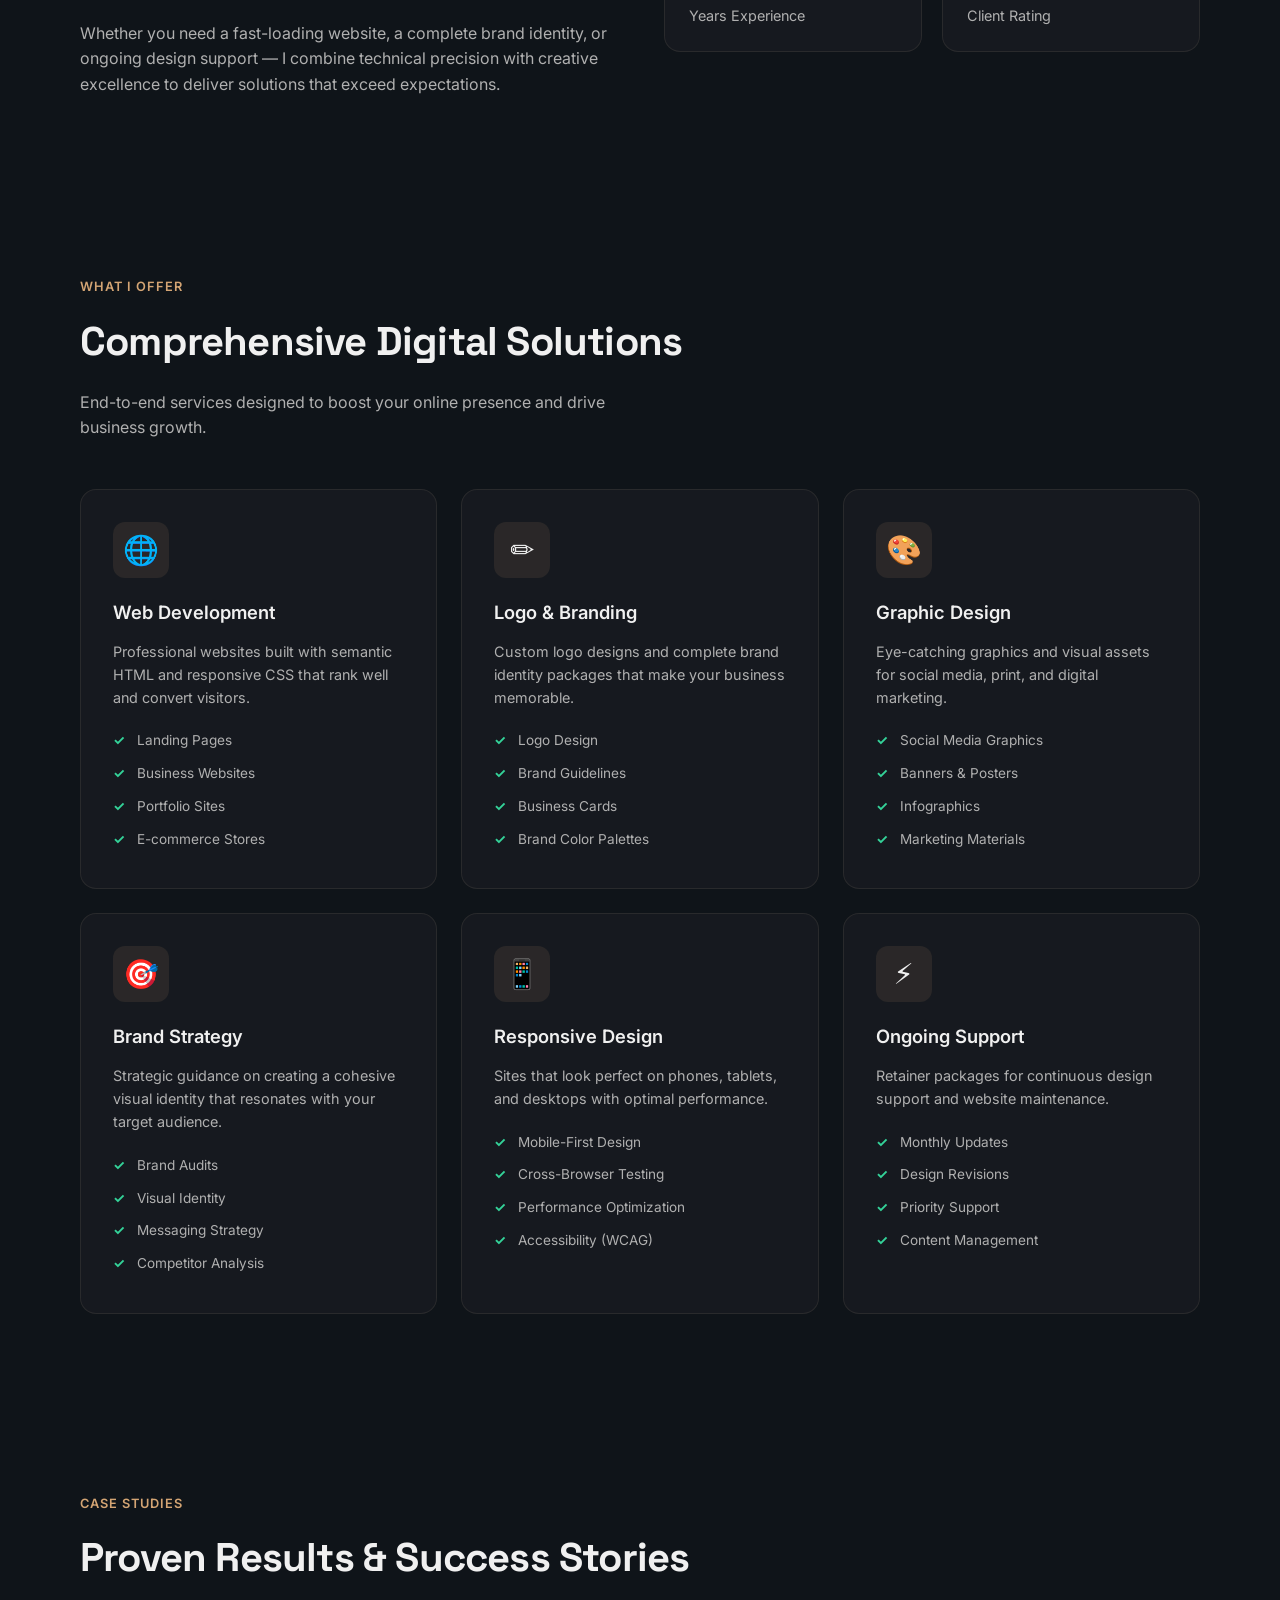
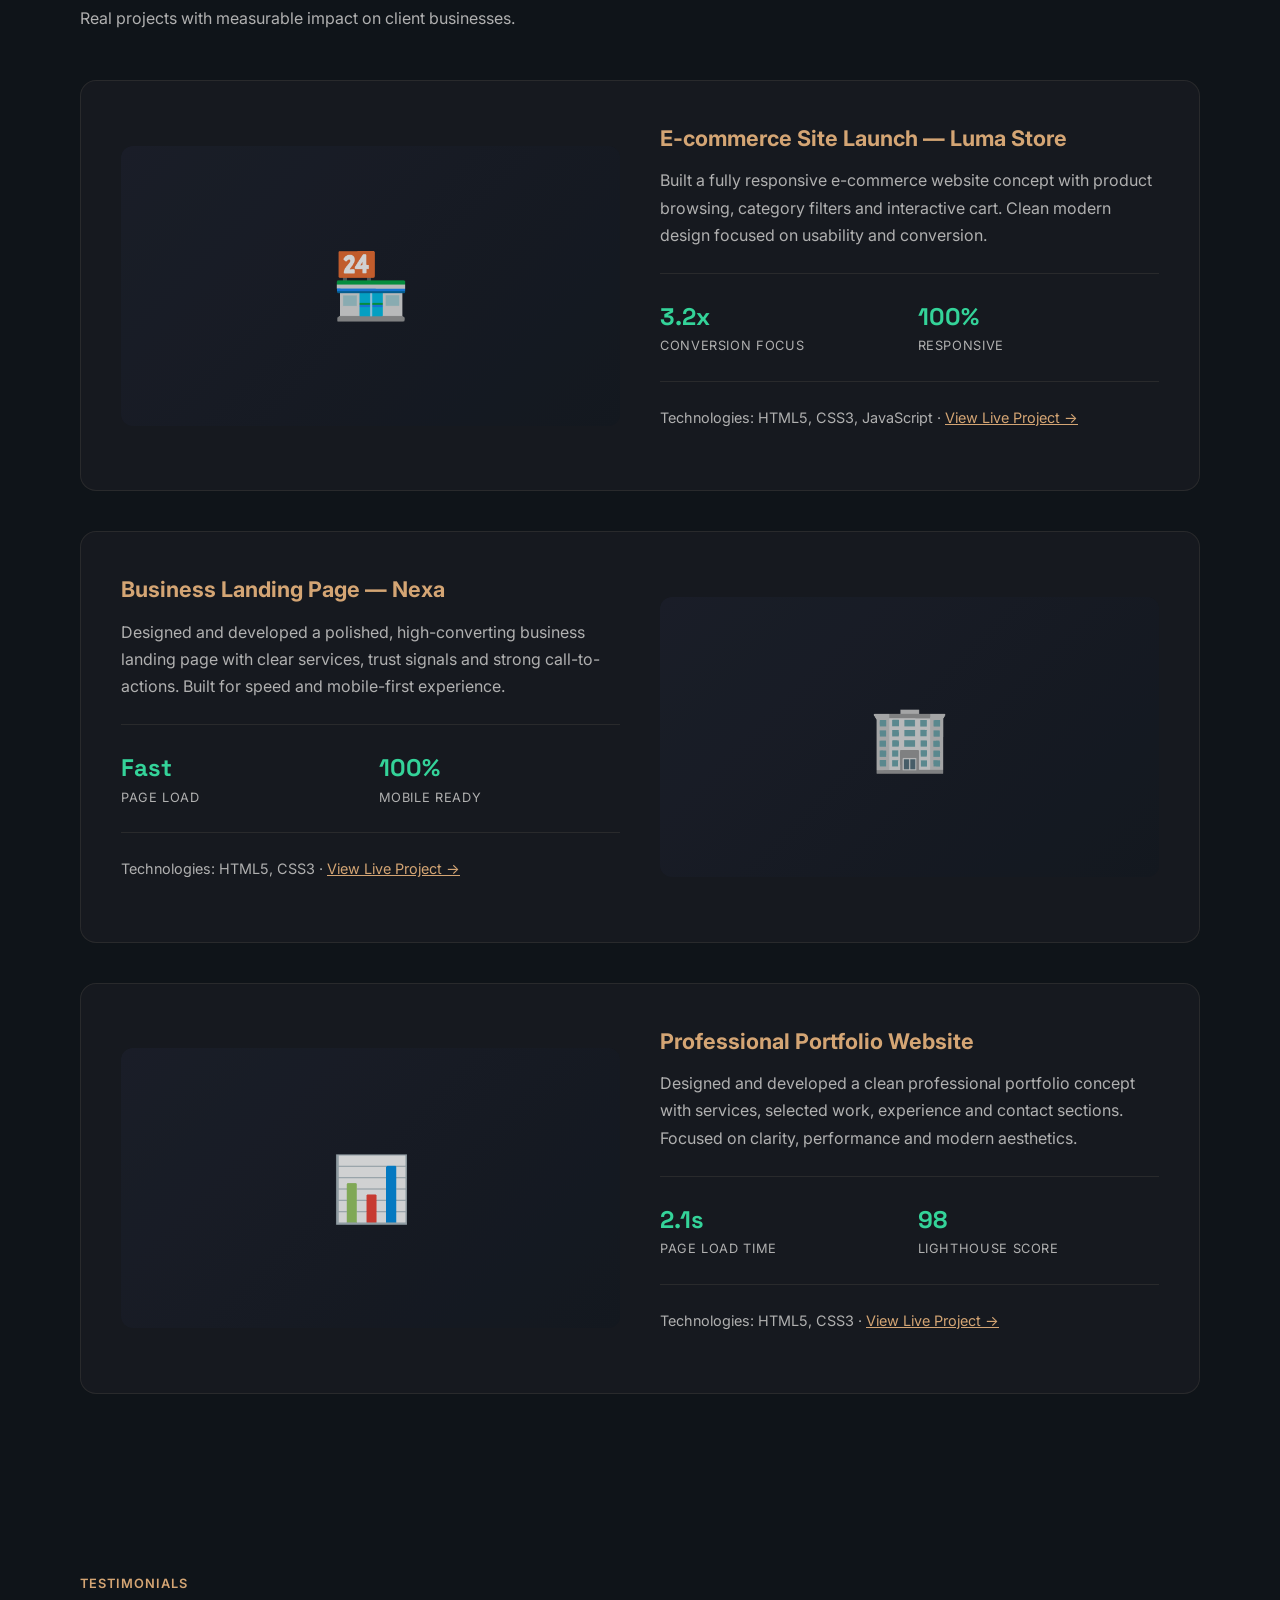
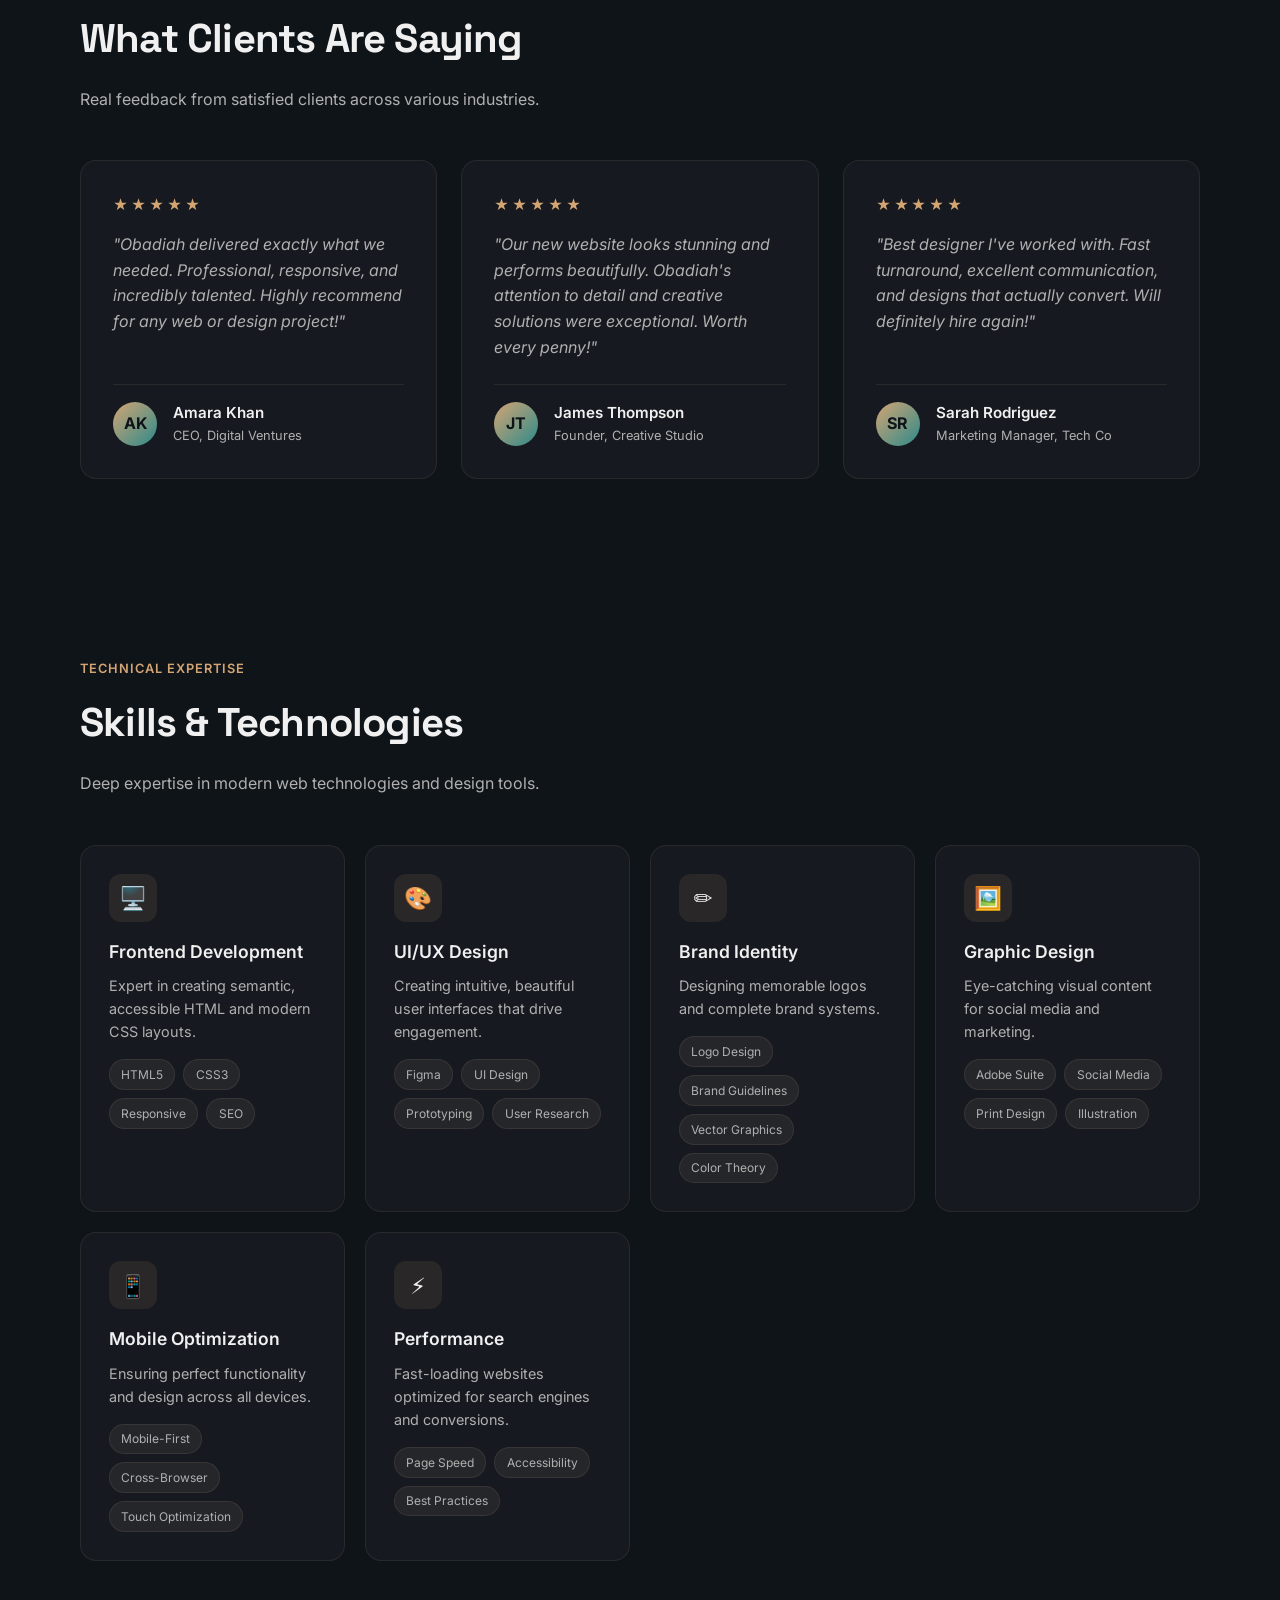
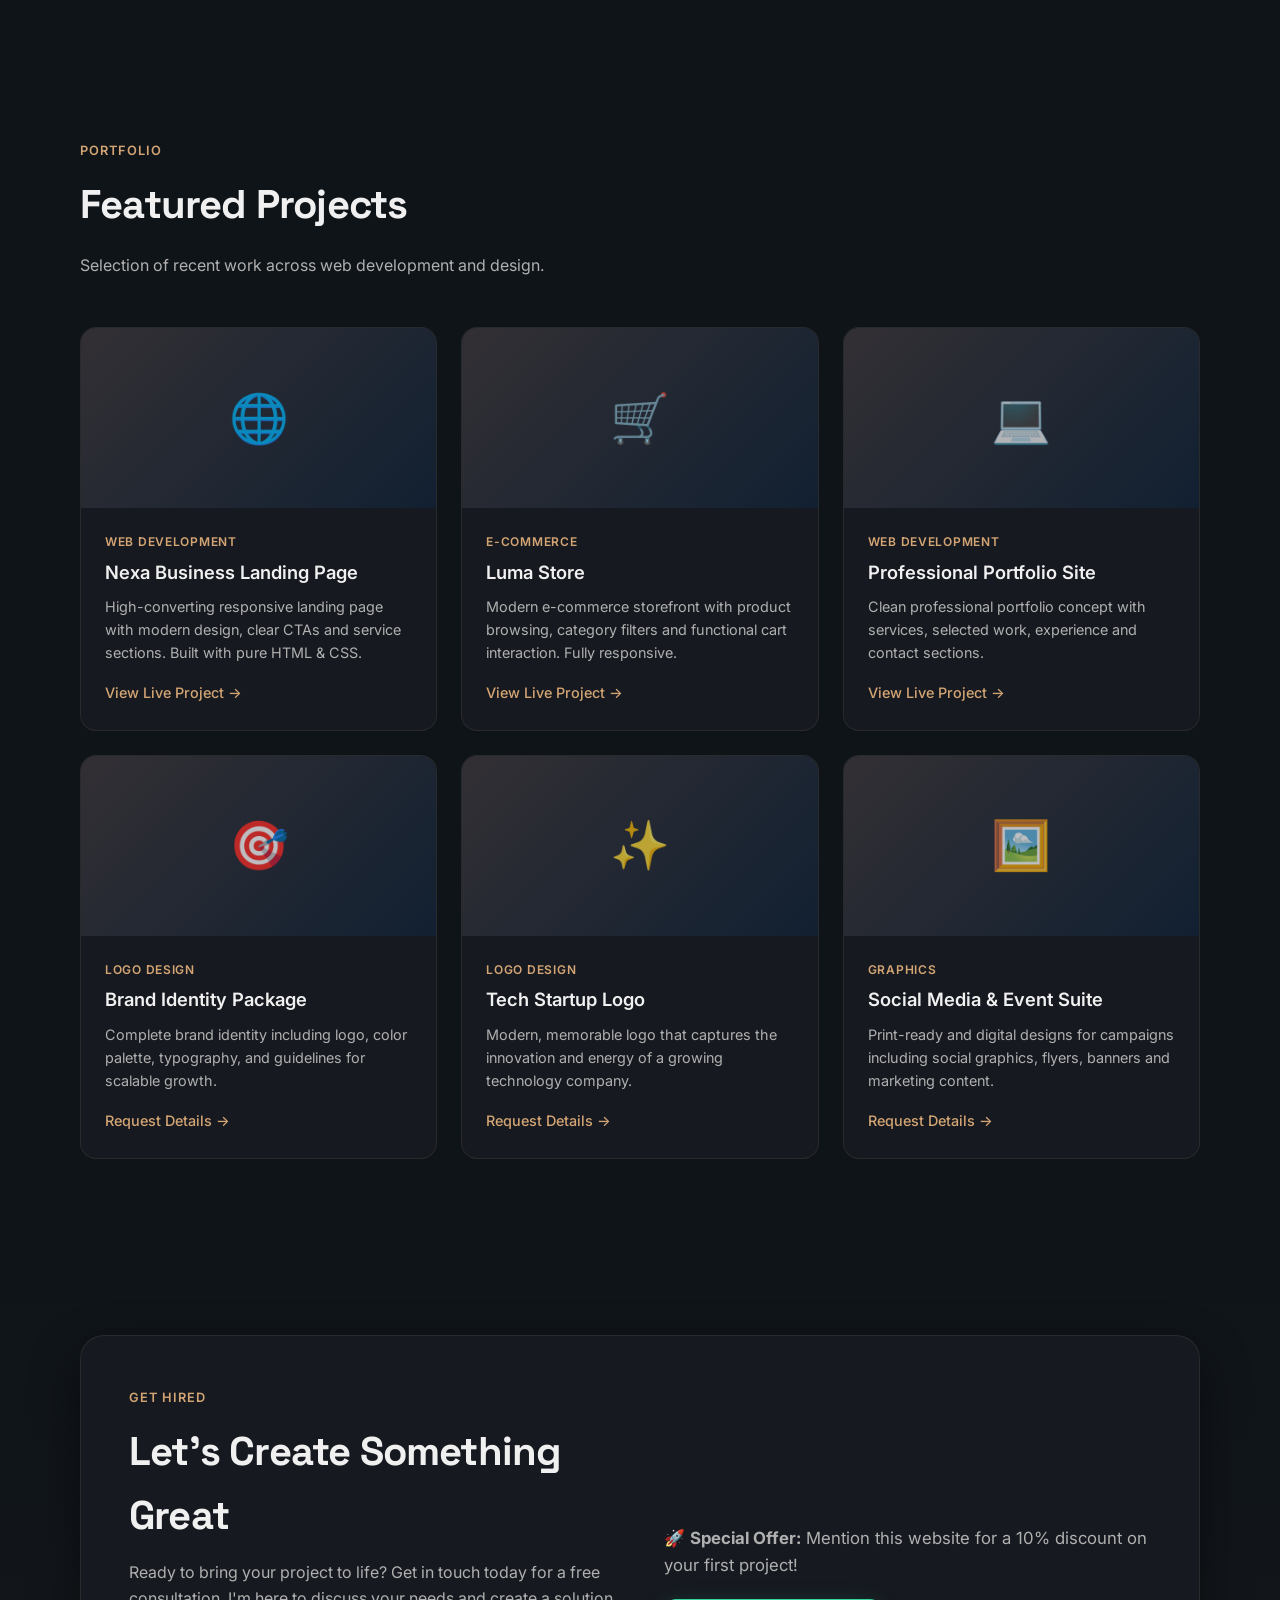
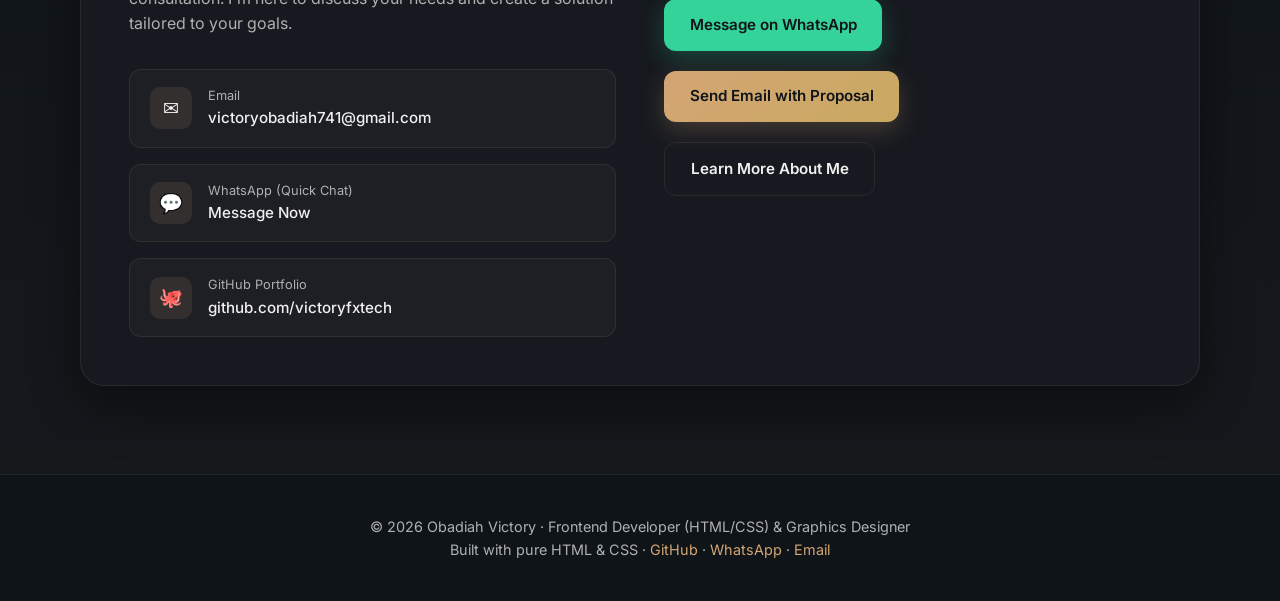
<file: index-2.html>
<!DOCTYPE html>
<html lang="en">
<head>
  <meta charset="UTF-8" />
  <meta name="viewport" content="width=device-width, initial-scale=1.0" />
  <meta name="description" content="Obadiah Victory — Professional Frontend Developer (HTML/CSS) & Graphics Designer. Available for Full-time, Part-time & Freelance Opportunities" />
  <title>Obadiah Victory | Frontend Developer (HTML/CSS) & Graphic Designer | Hire Now</title>
  <link rel="preconnect" href="https://fonts.googleapis.com" />
  <link rel="preconnect" href="https://fonts.gstatic.com" crossorigin />
  <link href="https://fonts.googleapis.com/css2?family=Inter:wght@400;500;600;700;800&family=Space+Grotesk:wght@500;600;700&display=swap" rel="stylesheet" />
  <style>
    :root {
      --bg: #0f1419;
      --bg-card: #16191f;
      --bg-card-hover: #1c1f2b;
      --text: #f0f0f0;
      --text-muted: #b0b0b0;
      --accent: #d4a574;
      --accent-2: #2d8a8a;
      --accent-3: #c9a961;
      --success: #34d399;
      --border: rgba(180, 160, 140, 0.12);
      --radius: 16px;
      --shadow: 0 20px 50px rgba(0, 0, 0, 0.45);
    }

    * {
      margin: 0;
      padding: 0;
      box-sizing: border-box;
    }

    html {
      scroll-behavior: smooth;
    }

    body {
      font-family: "Inter", system-ui, sans-serif;
      background: var(--bg);
      color: var(--text);
      line-height: 1.6;
      overflow-x: hidden;
    }

    /* Background grid + glow */
    body::before {
      content: "";
      position: fixed;
      inset: 0;
      background:
        radial-gradient(ellipse 80% 50% at 50% -20%, rgba(212, 165, 116, 0.12), transparent),
        radial-gradient(ellipse 60% 40% at 100% 50%, rgba(45, 138, 138, 0.08), transparent),
        radial-gradient(ellipse 50% 30% at 0% 80%, rgba(201, 169, 97, 0.06), transparent);
      pointer-events: none;
      z-index: 0;
    }

    .container {
      width: min(1120px, 92%);
      margin: 0 auto;
      position: relative;
      z-index: 1;
    }

    /* Nav */
    nav {
      position: fixed;
      top: 0;
      left: 0;
      right: 0;
      z-index: 100;
      padding: 1rem 0;
      background: rgba(15, 20, 25, 0.75);
      backdrop-filter: blur(16px);
      border-bottom: 1px solid var(--border);
      transition: padding 0.3s;
    }

    nav .container {
      display: flex;
      align-items: center;
      justify-content: space-between;
    }

    .logo {
      font-family: "Space Grotesk", sans-serif;
      font-weight: 700;
      font-size: 1.25rem;
      letter-spacing: -0.02em;
      color: var(--text);
      text-decoration: none;
    }

    .logo span {
      color: var(--accent);
    }

    .nav-links {
      display: flex;
      gap: 2rem;
      list-style: none;
    }

    .nav-links a {
      color: var(--text-muted);
      text-decoration: none;
      font-size: 0.95rem;
      font-weight: 500;
      transition: color 0.2s;
    }

    .nav-links a:hover {
      color: var(--accent);
    }

    .nav-cta {
      background: linear-gradient(135deg, var(--accent), var(--accent-3));
      color: #0f1419 !important;
      padding: 0.5rem 1.15rem;
      border-radius: 999px;
      font-weight: 600;
      font-size: 0.9rem;
    }

    .nav-cta:hover {
      opacity: 0.9;
      color: #0f1419 !important;
    }

    .menu-toggle {
      display: none;
      background: none;
      border: none;
      color: var(--text);
      font-size: 1.5rem;
      cursor: pointer;
    }

    /* Hero */
    .hero {
      min-height: 100vh;
      display: flex;
      align-items: center;
      padding: 7rem 0 4rem;
    }

    .hero-content {
      max-width: 720px;
    }

    .hero-badge {
      display: inline-flex;
      align-items: center;
      gap: 0.5rem;
      background: rgba(52, 211, 153, 0.15);
      border: 1px solid rgba(52, 211, 153, 0.4);
      color: var(--success);
      padding: 0.4rem 0.9rem;
      border-radius: 999px;
      font-size: 0.85rem;
      font-weight: 600;
      margin-bottom: 1.5rem;
    }

    .hero-badge::before {
      content: "";
      width: 8px;
      height: 8px;
      background: var(--success);
      border-radius: 50%;
      animation: pulse 2s infinite;
    }

    @keyframes pulse {
      0%, 100% { opacity: 1; }
      50% { opacity: 0.4; }
    }

    h1 {
      font-family: "Space Grotesk", sans-serif;
      font-size: clamp(2.6rem, 6vw, 4rem);
      font-weight: 700;
      line-height: 1.1;
      letter-spacing: -0.03em;
      margin-bottom: 1.25rem;
    }

    h1 .gradient {
      background: linear-gradient(135deg, var(--accent), var(--accent-3));
      -webkit-background-clip: text;
      -webkit-text-fill-color: transparent;
      background-clip: text;
    }

    .hero p {
      font-size: 1.15rem;
      color: var(--text-muted);
      max-width: 540px;
      margin-bottom: 2.25rem;
    }

    .hero-actions {
      display: flex;
      flex-wrap: wrap;
      gap: 1rem;
    }

    .btn {
      display: inline-flex;
      align-items: center;
      gap: 0.5rem;
      padding: 0.85rem 1.6rem;
      border-radius: 12px;
      font-weight: 600;
      font-size: 0.95rem;
      text-decoration: none;
      transition: transform 0.2s, box-shadow 0.2s, opacity 0.2s;
      border: none;
      cursor: pointer;
    }

    .btn:hover {
      transform: translateY(-2px);
    }

    .btn-primary {
      background: linear-gradient(135deg, var(--accent), var(--accent-3));
      color: #0f1419;
      box-shadow: 0 8px 24px rgba(212, 165, 116, 0.25);
    }

    .btn-primary:hover {
      box-shadow: 0 12px 32px rgba(212, 165, 116, 0.35);
    }

    .btn-secondary {
      background: transparent;
      color: var(--text);
      border: 1px solid var(--border);
    }

    .btn-secondary:hover {
      border-color: var(--accent);
      color: var(--accent);
    }

    .btn-success {
      background: var(--success);
      color: #0f1419;
      box-shadow: 0 8px 24px rgba(52, 211, 153, 0.25);
    }

    .btn-success:hover {
      box-shadow: 0 12px 32px rgba(52, 211, 153, 0.35);
    }

    /* Sections */
    section {
      padding: 5.5rem 0;
    }

    .section-label {
      display: inline-block;
      font-size: 0.8rem;
      font-weight: 600;
      letter-spacing: 0.08em;
      text-transform: uppercase;
      color: var(--accent);
      margin-bottom: 0.75rem;
    }

    h2 {
      font-family: "Space Grotesk", sans-serif;
      font-size: clamp(1.9rem, 4vw, 2.5rem);
      font-weight: 700;
      letter-spacing: -0.02em;
      margin-bottom: 1rem;
    }

    .section-desc {
      color: var(--text-muted);
      max-width: 560px;
      margin-bottom: 3rem;
    }

    /* Employment Info */
    .employment-bar {
      background: linear-gradient(135deg, rgba(212, 165, 116, 0.1), rgba(45, 138, 138, 0.1));
      border: 1px solid var(--border);
      border-radius: 12px;
      padding: 1.5rem;
      margin-bottom: 3rem;
      display: grid;
      grid-template-columns: repeat(auto-fit, minmax(200px, 1fr));
      gap: 1.5rem;
    }

    .employment-item {
      display: flex;
      align-items: center;
      gap: 1rem;
    }

    .employment-item .icon {
      width: 48px;
      height: 48px;
      border-radius: 10px;
      background: rgba(212, 165, 116, 0.15);
      display: flex;
      align-items: center;
      justify-content: center;
      font-size: 1.3rem;
    }

    .employment-item h4 {
      font-size: 0.9rem;
      color: var(--text-muted);
      margin-bottom: 0.2rem;
    }

    .employment-item p {
      font-weight: 600;
      color: var(--text);
    }

    /* About */
    .about-grid {
      display: grid;
      grid-template-columns: 1fr 1fr;
      gap: 3rem;
      align-items: start;
    }

    .about-text p {
      color: var(--text-muted);
      margin-bottom: 1.25rem;
    }

    .about-text p:last-child {
      margin-bottom: 0;
    }

    .about-stats {
      display: grid;
      grid-template-columns: 1fr 1fr;
      gap: 1.25rem;
    }

    .stat-card {
      background: var(--bg-card);
      border: 1px solid var(--border);
      border-radius: var(--radius);
      padding: 1.5rem;
      transition: border-color 0.2s, background 0.2s;
    }

    .stat-card:hover {
      border-color: rgba(212, 165, 116, 0.3);
      background: var(--bg-card-hover);
    }

    .stat-card .number {
      font-family: "Space Grotesk", sans-serif;
      font-size: 2rem;
      font-weight: 700;
      color: var(--accent);
      margin-bottom: 0.25rem;
    }

    .stat-card .label {
      font-size: 0.9rem;
      color: var(--text-muted);
    }

    /* Services */
    .services-grid {
      display: grid;
      grid-template-columns: repeat(auto-fit, minmax(280px, 1fr));
      gap: 1.5rem;
    }

    .service-card {
      background: var(--bg-card);
      border: 1px solid var(--border);
      border-radius: var(--radius);
      padding: 2rem;
      transition: transform 0.25s, border-color 0.25s, background 0.25s;
    }

    .service-card:hover {
      transform: translateY(-4px);
      border-color: rgba(212, 165, 116, 0.35);
      background: var(--bg-card-hover);
    }

    .service-card .icon {
      width: 56px;
      height: 56px;
      border-radius: 12px;
      display: flex;
      align-items: center;
      justify-content: center;
      font-size: 1.8rem;
      margin-bottom: 1.25rem;
      background: rgba(212, 165, 116, 0.1);
    }

    .service-card h3 {
      font-size: 1.15rem;
      font-weight: 600;
      margin-bottom: 0.75rem;
    }

    .service-card p {
      font-size: 0.9rem;
      color: var(--text-muted);
      margin-bottom: 1rem;
    }

    .service-card ul {
      list-style: none;
      font-size: 0.85rem;
      color: var(--text-muted);
    }

    .service-card ul li {
      padding: 0.35rem 0;
      padding-left: 1.5rem;
      position: relative;
    }

    .service-card ul li::before {
      content: "✓";
      position: absolute;
      left: 0;
      color: var(--success);
      font-weight: bold;
    }

    /* Testimonials */
    .testimonials-grid {
      display: grid;
      grid-template-columns: repeat(auto-fit, minmax(300px, 1fr));
      gap: 1.5rem;
    }

    .testimonial-card {
      background: var(--bg-card);
      border: 1px solid var(--border);
      border-radius: var(--radius);
      padding: 2rem;
      display: flex;
      flex-direction: column;
    }

    .testimonial-card .stars {
      color: var(--accent);
      font-size: 0.9rem;
      margin-bottom: 1rem;
      letter-spacing: 0.2em;
    }

    .testimonial-card .quote {
      color: var(--text-muted);
      margin-bottom: 1.5rem;
      font-style: italic;
      flex-grow: 1;
    }

    .testimonial-card .author {
      display: flex;
      align-items: center;
      gap: 1rem;
      border-top: 1px solid var(--border);
      padding-top: 1rem;
    }

    .testimonial-card .avatar {
      width: 44px;
      height: 44px;
      border-radius: 50%;
      background: linear-gradient(135deg, var(--accent), var(--accent-2));
      display: flex;
      align-items: center;
      justify-content: center;
      font-weight: 700;
      color: #0f1419;
    }

    .testimonial-card .author-info h4 {
      font-size: 0.95rem;
      font-weight: 600;
    }

    .testimonial-card .author-info p {
      font-size: 0.8rem;
      color: var(--text-muted);
    }

    /* Skills */
    .skills-grid {
      display: grid;
      grid-template-columns: repeat(auto-fill, minmax(260px, 1fr));
      gap: 1.25rem;
    }

    .skill-card {
      background: var(--bg-card);
      border: 1px solid var(--border);
      border-radius: var(--radius);
      padding: 1.75rem;
      transition: transform 0.25s, border-color 0.25s, background 0.25s;
    }

    .skill-card:hover {
      transform: translateY(-4px);
      border-color: rgba(212, 165, 116, 0.35);
      background: var(--bg-card-hover);
    }

    .skill-icon {
      width: 48px;
      height: 48px;
      border-radius: 12px;
      display: flex;
      align-items: center;
      justify-content: center;
      font-size: 1.4rem;
      margin-bottom: 1rem;
      background: rgba(212, 165, 116, 0.1);
    }

    .skill-card h3 {
      font-size: 1.1rem;
      font-weight: 600;
      margin-bottom: 0.5rem;
    }

    .skill-card p {
      font-size: 0.9rem;
      color: var(--text-muted);
    }

    .tags {
      display: flex;
      flex-wrap: wrap;
      gap: 0.5rem;
      margin-top: 1rem;
    }

    .tag {
      font-size: 0.75rem;
      padding: 0.3rem 0.7rem;
      border-radius: 999px;
      background: rgba(180, 160, 140, 0.1);
      color: var(--text-muted);
      border: 1px solid var(--border);
    }

    /* Case Studies */
    .case-studies-grid {
      display: grid;
      gap: 2.5rem;
    }

    .case-study {
      background: var(--bg-card);
      border: 1px solid var(--border);
      border-radius: var(--radius);
      padding: 2.5rem;
      display: grid;
      grid-template-columns: 1fr 1fr;
      gap: 2.5rem;
      align-items: center;
    }

    .case-study:nth-child(even) {
      grid-template-columns: 1fr 1fr;
      direction: rtl;
    }

    .case-study:nth-child(even) > * {
      direction: ltr;
    }

    .case-study-visual {
      background: linear-gradient(135deg, #1c1f2b, #131820);
      border-radius: 12px;
      height: 280px;
      display: flex;
      align-items: center;
      justify-content: center;
      font-size: 4rem;
      opacity: 0.8;
    }

    .case-study-content h3 {
      font-size: 1.35rem;
      font-weight: 700;
      margin-bottom: 0.75rem;
      color: var(--accent);
    }

    .case-study-content p {
      color: var(--text-muted);
      margin-bottom: 1.25rem;
      line-height: 1.7;
    }

    .case-study-metrics {
      display: grid;
      grid-template-columns: 1fr 1fr;
      gap: 1rem;
      margin: 1.5rem 0;
      padding: 1.5rem 0;
      border-top: 1px solid var(--border);
      border-bottom: 1px solid var(--border);
    }

    .metric {
      display: flex;
      flex-direction: column;
    }

    .metric .value {
      font-family: "Space Grotesk", sans-serif;
      font-size: 1.5rem;
      font-weight: 700;
      color: var(--success);
    }

    .metric .label {
      font-size: 0.8rem;
      color: var(--text-muted);
      text-transform: uppercase;
      letter-spacing: 0.05em;
    }

    /* Projects */
    .projects-grid {
      display: grid;
      grid-template-columns: repeat(auto-fill, minmax(300px, 1fr));
      gap: 1.5rem;
    }

    .project-card {
      background: var(--bg-card);
      border: 1px solid var(--border);
      border-radius: var(--radius);
      overflow: hidden;
      transition: transform 0.25s, border-color 0.25s, box-shadow 0.25s;
    }

    .project-card:hover {
      transform: translateY(-6px);
      border-color: rgba(212, 165, 116, 0.3);
      box-shadow: var(--shadow);
    }

    .project-thumb {
      height: 180px;
      background: linear-gradient(135deg, #1c1f2b, #0f172a);
      display: flex;
      align-items: center;
      justify-content: center;
      position: relative;
      overflow: hidden;
    }

    .project-thumb::after {
      content: "";
      position: absolute;
      inset: 0;
      background: linear-gradient(135deg, rgba(212, 165, 116, 0.12), rgba(45, 138, 138, 0.08));
    }

    .project-thumb .placeholder {
      font-size: 3rem;
      position: relative;
      z-index: 1;
      opacity: 0.7;
    }

    .project-body {
      padding: 1.5rem;
    }

    .project-body .category {
      font-size: 0.75rem;
      font-weight: 600;
      text-transform: uppercase;
      letter-spacing: 0.06em;
      color: var(--accent);
      margin-bottom: 0.4rem;
    }

    .project-body h3 {
      font-size: 1.15rem;
      font-weight: 600;
      margin-bottom: 0.5rem;
    }

    .project-body p {
      font-size: 0.9rem;
      color: var(--text-muted);
      margin-bottom: 1rem;
    }

    .project-body a {
      color: var(--accent);
      text-decoration: none;
      font-size: 0.9rem;
      font-weight: 500;
    }

    .project-body a:hover {
      text-decoration: underline;
    }

    /* Contact */
    .contact-section {
      background: linear-gradient(180deg, transparent, rgba(212, 165, 116, 0.03));
    }

    .contact-card {
      background: var(--bg-card);
      border: 1px solid var(--border);
      border-radius: 24px;
      padding: 3rem;
      display: grid;
      grid-template-columns: 1fr 1fr;
      gap: 3rem;
      box-shadow: var(--shadow);
    }

    .contact-info h2 {
      margin-bottom: 0.75rem;
    }

    .contact-info > p {
      color: var(--text-muted);
      margin-bottom: 2rem;
    }

    .contact-links {
      display: flex;
      flex-direction: column;
      gap: 1rem;
    }

    .contact-link {
      display: flex;
      align-items: center;
      gap: 1rem;
      padding: 1rem 1.25rem;
      background: rgba(180, 160, 140, 0.05);
      border: 1px solid var(--border);
      border-radius: 12px;
      text-decoration: none;
      color: var(--text);
      transition: border-color 0.2s, background 0.2s;
    }

    .contact-link:hover {
      border-color: rgba(212, 165, 116, 0.4);
      background: rgba(212, 165, 116, 0.05);
    }

    .contact-link .icon {
      width: 42px;
      height: 42px;
      border-radius: 10px;
      background: rgba(212, 165, 116, 0.12);
      display: flex;
      align-items: center;
      justify-content: center;
      font-size: 1.2rem;
      flex-shrink: 0;
    }

    .contact-link .details {
      display: flex;
      flex-direction: column;
    }

    .contact-link .details span:first-child {
      font-size: 0.8rem;
      color: var(--text-muted);
    }

    .contact-link .details span:last-child {
      font-weight: 500;
      font-size: 0.95rem;
    }

    .contact-cta {
      display: flex;
      flex-direction: column;
      justify-content: center;
      align-items: flex-start;
      gap: 1.25rem;
    }

    .contact-cta p {
      color: var(--text-muted);
      font-size: 1.05rem;
    }

    /* Footer */
    footer {
      padding: 2.5rem 0;
      border-top: 1px solid var(--border);
      text-align: center;
      color: var(--text-muted);
      font-size: 0.9rem;
    }

    footer a {
      color: var(--accent);
      text-decoration: none;
    }

    /* Mobile */
    @media (max-width: 768px) {
      .nav-links {
        display: none;
        position: absolute;
        top: 100%;
        left: 0;
        right: 0;
        background: rgba(15, 20, 25, 0.97);
        flex-direction: column;
        padding: 1.5rem;
        gap: 1rem;
        border-bottom: 1px solid var(--border);
      }

      .nav-links.open {
        display: flex;
      }

      .menu-toggle {
        display: block;
      }

      .about-grid,
      .contact-card,
      .case-study {
        grid-template-columns: 1fr;
      }

      .case-study:nth-child(even) {
        direction: ltr;
      }

      .contact-card {
        padding: 2rem 1.5rem;
      }

      .hero {
        padding-top: 6rem;
      }

      .employment-bar {
        grid-template-columns: 1fr;
      }
    }
  </style>
</head>
<body>
  <!-- Navigation -->
  <nav>
    <div class="container">
      <a href="#home" class="logo">Victory<span>.</span></a>
      <button class="menu-toggle" aria-label="Menu" id="menuToggle">☰</button>
      <ul class="nav-links" id="navLinks">
        <li><a href="#about">About</a></li>
        <li><a href="#services">Services</a></li>
        <li><a href="#case-studies">Case Studies</a></li>
        <li><a href="#testimonials">Testimonials</a></li>
        <li><a href="#contact" class="nav-cta">Hire Me Now</a></li>
      </ul>
    </div>
  </nav>

  <!-- Hero -->
  <section class="hero" id="home">
    <div class="container">
      <div class="hero-content">
        <div class="hero-badge">✓ Available for Immediate Hire</div>
        <h1>
          I'm <span class="gradient">Obadiah Victory</span><br />
          Professional Frontend Developer (HTML/CSS) & Graphic Designer
        </h1>
        <p>
          Ready to level up your digital presence. I deliver high-converting websites, 
          stunning brand identities, and pixel-perfect design that drives results.
        </p>
        <div class="hero-actions">
          <a href="#contact" class="btn btn-success">Hire Me Now 🚀</a>
          <a href="#case-studies" class="btn btn-primary">See My Work</a>
          <a href="#contact" class="btn btn-secondary">Request Proposal</a>
        </div>
      </div>
    </div>
  </section>

  <!-- Employment Info -->
  <section style="padding: 3rem 0; background: linear-gradient(180deg, transparent, rgba(212, 165, 116, 0.02));">
    <div class="container">
      <div class="employment-bar">
        <div class="employment-item">
          <div class="icon">💼</div>
          <div>
            <h4>Employment Type</h4>
            <p>Full-Time | Part-Time | Freelance</p>
          </div>
        </div>
        <div class="employment-item">
          <div class="icon">⏰</div>
          <div>
            <h4>Response Time</h4>
            <p>Within 2 Hours</p>
          </div>
        </div>
        <div class="employment-item">
          <div class="icon">✓</div>
          <div>
            <h4>Track Record</h4>
            <p>50+ Successful Projects</p>
          </div>
        </div>
        <div class="employment-item">
          <div class="icon">⭐</div>
          <div>
            <h4>Client Rating</h4>
            <p>4.9/5.0 Average</p>
          </div>
        </div>
      </div>
    </div>
  </section>

  <!-- About -->
  <section id="about">
    <div class="container">
      <span class="section-label">About Me</span>
      <h2>Professional Designer & Developer with Proven Results</h2>
      <div class="about-grid">
        <div class="about-text">
          <p>
            I'm a results-driven Frontend Developer (HTML/CSS) and graphic designer with 3+ years of experience 
            helping businesses establish strong digital presence through quality web development 
            and impactful visual design.
          </p>
          <p>
            I specialize in writing semantic, accessible HTML/CSS and creating visual identities 
            that communicate clearly and drive conversions. My work has helped 50+ clients across 
            various industries achieve their business goals.
          </p>
          <p>
            Whether you need a fast-loading website, a complete brand identity, or ongoing 
            design support — I combine technical precision with creative excellence to deliver 
            solutions that exceed expectations.
          </p>
        </div>
        <div class="about-stats">
          <div class="stat-card">
            <div class="number">50+</div>
            <div class="label">Projects Completed</div>
          </div>
          <div class="stat-card">
            <div class="number">40+</div>
            <div class="label">Happy Clients</div>
          </div>
          <div class="stat-card">
            <div class="number">3+</div>
            <div class="label">Years Experience</div>
          </div>
          <div class="stat-card">
            <div class="number">4.9/5</div>
            <div class="label">Client Rating</div>
          </div>
        </div>
      </div>
    </div>
  </section>

  <!-- Services -->
  <section id="services">
    <div class="container">
      <span class="section-label">What I Offer</span>
      <h2>Comprehensive Digital Solutions</h2>
      <p class="section-desc">
        End-to-end services designed to boost your online presence and drive business growth.
      </p>
      <div class="services-grid">
        <div class="service-card">
          <div class="icon">🌐</div>
          <h3>Web Development</h3>
          <p>Professional websites built with semantic HTML and responsive CSS that rank well and convert visitors.</p>
          <ul>
            <li>Landing Pages</li>
            <li>Business Websites</li>
            <li>Portfolio Sites</li>
            <li>E-commerce Stores</li>
          </ul>
        </div>
        <div class="service-card">
          <div class="icon">✏️</div>
          <h3>Logo & Branding</h3>
          <p>Custom logo designs and complete brand identity packages that make your business memorable.</p>
          <ul>
            <li>Logo Design</li>
            <li>Brand Guidelines</li>
            <li>Business Cards</li>
            <li>Brand Color Palettes</li>
          </ul>
        </div>
        <div class="service-card">
          <div class="icon">🎨</div>
          <h3>Graphic Design</h3>
          <p>Eye-catching graphics and visual assets for social media, print, and digital marketing.</p>
          <ul>
            <li>Social Media Graphics</li>
            <li>Banners & Posters</li>
            <li>Infographics</li>
            <li>Marketing Materials</li>
          </ul>
        </div>
        <div class="service-card">
          <div class="icon">🎯</div>
          <h3>Brand Strategy</h3>
          <p>Strategic guidance on creating a cohesive visual identity that resonates with your target audience.</p>
          <ul>
            <li>Brand Audits</li>
            <li>Visual Identity</li>
            <li>Messaging Strategy</li>
            <li>Competitor Analysis</li>
          </ul>
        </div>
        <div class="service-card">
          <div class="icon">📱</div>
          <h3>Responsive Design</h3>
          <p>Sites that look perfect on phones, tablets, and desktops with optimal performance.</p>
          <ul>
            <li>Mobile-First Design</li>
            <li>Cross-Browser Testing</li>
            <li>Performance Optimization</li>
            <li>Accessibility (WCAG)</li>
          </ul>
        </div>
        <div class="service-card">
          <div class="icon">⚡</div>
          <h3>Ongoing Support</h3>
          <p>Retainer packages for continuous design support and website maintenance.</p>
          <ul>
            <li>Monthly Updates</li>
            <li>Design Revisions</li>
            <li>Priority Support</li>
            <li>Content Management</li>
          </ul>
        </div>
      </div>
    </div>
  </section>

  <!-- Case Studies -->
  <section id="case-studies">
    <div class="container">
      <span class="section-label">Case Studies</span>
      <h2>Proven Results & Success Stories</h2>
      <p class="section-desc">
        Real projects with measurable impact on client businesses.
      </p>
      <div class="case-studies-grid">
        <div class="case-study">
          <div class="case-study-visual">🏪</div>
          <div class="case-study-content">
            <h3>E-commerce Site Launch — Luma Store</h3>
            <p>
              Built a fully responsive e-commerce website concept with product browsing, 
              category filters and interactive cart. Clean modern design focused on 
              usability and conversion.
            </p>
            <div class="case-study-metrics">
              <div class="metric">
                <div class="value">3.2x</div>
                <div class="label">Conversion Focus</div>
              </div>
              <div class="metric">
                <div class="value">100%</div>
                <div class="label">Responsive</div>
              </div>
            </div>
            <p style="font-size: 0.9rem;">Technologies: HTML5, CSS3, JavaScript · <a href="https://victoryfxtech.github.io/design-and-code-portfolio/projects/ecommerce-store/" target="_blank" rel="noopener" style="color: var(--accent);">View Live Project →</a></p>
          </div>
        </div>
        <div class="case-study">
          <div class="case-study-visual">🏢</div>
          <div class="case-study-content">
            <h3>Business Landing Page — Nexa</h3>
            <p>
              Designed and developed a polished, high-converting business landing page 
              with clear services, trust signals and strong call-to-actions. Built for 
              speed and mobile-first experience.
            </p>
            <div class="case-study-metrics">
              <div class="metric">
                <div class="value">Fast</div>
                <div class="label">Page Load</div>
              </div>
              <div class="metric">
                <div class="value">100%</div>
                <div class="label">Mobile Ready</div>
              </div>
            </div>
            <p style="font-size: 0.9rem;">Technologies: HTML5, CSS3 · <a href="https://victoryfxtech.github.io/design-and-code-portfolio/projects/business-landing-page/" target="_blank" rel="noopener" style="color: var(--accent);">View Live Project →</a></p>
          </div>
        </div>
        <div class="case-study">
          <div class="case-study-visual">📊</div>
          <div class="case-study-content">
            <h3>Professional Portfolio Website</h3>
            <p>
              Designed and developed a clean professional portfolio concept with services, 
              selected work, experience and contact sections. Focused on clarity, performance 
              and modern aesthetics.
            </p>
            <div class="case-study-metrics">
              <div class="metric">
                <div class="value">2.1s</div>
                <div class="label">Page Load Time</div>
              </div>
              <div class="metric">
                <div class="value">98</div>
                <div class="label">Lighthouse Score</div>
              </div>
            </div>
            <p style="font-size: 0.9rem;">Technologies: HTML5, CSS3 · <a href="https://victoryfxtech.github.io/design-and-code-portfolio/projects/professional-website/" target="_blank" rel="noopener" style="color: var(--accent);">View Live Project →</a></p>
          </div>
        </div>
      </div>
    </div>
  </section>

  <!-- Testimonials -->
  <section id="testimonials">
    <div class="container">
      <span class="section-label">Testimonials</span>
      <h2>What Clients Are Saying</h2>
      <p class="section-desc">
        Real feedback from satisfied clients across various industries.
      </p>
      <div class="testimonials-grid">
        <div class="testimonial-card">
          <div class="stars">★★★★★</div>
          <div class="quote">
            "Obadiah delivered exactly what we needed. Professional, responsive, and incredibly 
            talented. Highly recommend for any web or design project!"
          </div>
          <div class="author">
            <div class="avatar">AK</div>
            <div class="author-info">
              <h4>Amara Khan</h4>
              <p>CEO, Digital Ventures</p>
            </div>
          </div>
        </div>
        <div class="testimonial-card">
          <div class="stars">★★★★★</div>
          <div class="quote">
            "Our new website looks stunning and performs beautifully. Obadiah's attention to 
            detail and creative solutions were exceptional. Worth every penny!"
          </div>
          <div class="author">
            <div class="avatar">JT</div>
            <div class="author-info">
              <h4>James Thompson</h4>
              <p>Founder, Creative Studio</p>
            </div>
          </div>
        </div>
        <div class="testimonial-card">
          <div class="stars">★★★★★</div>
          <div class="quote">
            "Best designer I've worked with. Fast turnaround, excellent communication, and 
            designs that actually convert. Will definitely hire again!"
          </div>
          <div class="author">
            <div class="avatar">SR</div>
            <div class="author-info">
              <h4>Sarah Rodriguez</h4>
              <p>Marketing Manager, Tech Co</p>
            </div>
          </div>
        </div>
      </div>
    </div>
  </section>

  <!-- Skills -->
  <section id="skills">
    <div class="container">
      <span class="section-label">Technical Expertise</span>
      <h2>Skills & Technologies</h2>
      <p class="section-desc">
        Deep expertise in modern web technologies and design tools.
      </p>
      <div class="skills-grid">
        <div class="skill-card">
          <div class="skill-icon">🖥️</div>
          <h3>Frontend Development</h3>
          <p>Expert in creating semantic, accessible HTML and modern CSS layouts.</p>
          <div class="tags">
            <span class="tag">HTML5</span>
            <span class="tag">CSS3</span>
            <span class="tag">Responsive</span>
            <span class="tag">SEO</span>
          </div>
        </div>
        <div class="skill-card">
          <div class="skill-icon">🎨</div>
          <h3>UI/UX Design</h3>
          <p>Creating intuitive, beautiful user interfaces that drive engagement.</p>
          <div class="tags">
            <span class="tag">Figma</span>
            <span class="tag">UI Design</span>
            <span class="tag">Prototyping</span>
            <span class="tag">User Research</span>
          </div>
        </div>
        <div class="skill-card">
          <div class="skill-icon">✏️</div>
          <h3>Brand Identity</h3>
          <p>Designing memorable logos and complete brand systems.</p>
          <div class="tags">
            <span class="tag">Logo Design</span>
            <span class="tag">Brand Guidelines</span>
            <span class="tag">Vector Graphics</span>
            <span class="tag">Color Theory</span>
          </div>
        </div>
        <div class="skill-card">
          <div class="skill-icon">🖼️</div>
          <h3>Graphic Design</h3>
          <p>Eye-catching visual content for social media and marketing.</p>
          <div class="tags">
            <span class="tag">Adobe Suite</span>
            <span class="tag">Social Media</span>
            <span class="tag">Print Design</span>
            <span class="tag">Illustration</span>
          </div>
        </div>
        <div class="skill-card">
          <div class="skill-icon">📱</div>
          <h3>Mobile Optimization</h3>
          <p>Ensuring perfect functionality and design across all devices.</p>
          <div class="tags">
            <span class="tag">Mobile-First</span>
            <span class="tag">Cross-Browser</span>
            <span class="tag">Touch Optimization</span>
          </div>
        </div>
        <div class="skill-card">
          <div class="skill-icon">⚡</div>
          <h3>Performance</h3>
          <p>Fast-loading websites optimized for search engines and conversions.</p>
          <div class="tags">
            <span class="tag">Page Speed</span>
            <span class="tag">Accessibility</span>
            <span class="tag">Best Practices</span>
          </div>
        </div>
      </div>
    </div>
  </section>

  <!-- Projects -->
  <section id="projects">
    <div class="container">
      <span class="section-label">Portfolio</span>
      <h2>Featured Projects</h2>
      <p class="section-desc">
        Selection of recent work across web development and design.
      </p>
      <div class="projects-grid">
        <article class="project-card">
          <div class="project-thumb">
            <span class="placeholder">🌐</span>
          </div>
          <div class="project-body">
            <div class="category">Web Development</div>
            <h3>Nexa Business Landing Page</h3>
            <p>High-converting responsive landing page with modern design, clear CTAs and service sections. Built with pure HTML & CSS.</p>
            <a href="https://github.com/victoryfxtech/business-landing-page" target="_blank" rel="noopener">View Live Project →</a>
          </div>
        </article>
        <article class="project-card">
          <div class="project-thumb">
            <span class="placeholder">🛒</span>
          </div>
          <div class="project-body">
            <div class="category">E-commerce</div>
            <h3>Luma Store</h3>
            <p>Modern e-commerce storefront with product browsing, category filters and functional cart interaction. Fully responsive.</p>
            <a href="https://github.com/victoryfxtech/ecommerce-store" target="_blank" rel="noopener">View Live Project →</a>
          </div>
        </article>
        <article class="project-card">
          <div class="project-thumb">
            <span class="placeholder">💻</span>
          </div>
          <div class="project-body">
            <div class="category">Web Development</div>
            <h3>Professional Portfolio Site</h3>
            <p>Clean professional portfolio concept with services, selected work, experience and contact sections.</p>
            <a href="https://github.com/victoryfxtech/professional-website" target="_blank" rel="noopener">View Live Project →</a>
          </div>
        </article>
        <article class="project-card">
          <div class="project-thumb">
            <span class="placeholder">🎯</span>
          </div>
          <div class="project-body">
            <div class="category">Logo Design</div>
            <h3>Brand Identity Package</h3>
            <p>Complete brand identity including logo, color palette, typography, and guidelines for scalable growth.</p>
            <a href="#contact">Request Details →</a>
          </div>
        </article>
        <article class="project-card">
          <div class="project-thumb">
            <span class="placeholder">✨</span>
          </div>
          <div class="project-body">
            <div class="category">Logo Design</div>
            <h3>Tech Startup Logo</h3>
            <p>Modern, memorable logo that captures the innovation and energy of a growing technology company.</p>
            <a href="#contact">Request Details →</a>
          </div>
        </article>
        <article class="project-card">
          <div class="project-thumb">
            <span class="placeholder">🖼️</span>
          </div>
          <div class="project-body">
            <div class="category">Graphics</div>
            <h3>Social Media & Event Suite</h3>
            <p>Print-ready and digital designs for campaigns including social graphics, flyers, banners and marketing content.</p>
            <a href="#contact">Request Details →</a>
          </div>
        </article>
      </div>
    </div>
  </section>

  <!-- Contact -->
  <section id="contact" class="contact-section">
    <div class="container">
      <div class="contact-card">
        <div class="contact-info">
          <span class="section-label">Get Hired</span>
          <h2>Let's Create Something Great</h2>
          <p>
            Ready to bring your project to life? Get in touch today for a free consultation. 
            I'm here to discuss your needs and create a solution tailored to your goals.
          </p>
          <div class="contact-links">
            <a href="mailto:victoryobadiah741@gmail.com" class="contact-link">
              <div class="icon">✉️</div>
              <div class="details">
                <span>Email</span>
                <span>victoryobadiah741@gmail.com</span>
              </div>
            </a>
            <a href="https://wa.me/message/IOU53YGTMAOEF1" target="_blank" rel="noopener" class="contact-link">
              <div class="icon">💬</div>
              <div class="details">
                <span>WhatsApp (Quick Chat)</span>
                <span>Message Now</span>
              </div>
            </a>
            <a href="https://github.com/victoryfxtech" target="_blank" rel="noopener" class="contact-link">
              <div class="icon">🐙</div>
              <div class="details">
                <span>GitHub Portfolio</span>
                <span>github.com/victoryfxtech</span>
              </div>
            </a>
          </div>
        </div>
        <div class="contact-cta">
          <p>
            🚀 <strong>Special Offer:</strong> Mention this website for a 10% discount on your first project!
          </p>
          <a href="https://wa.me/message/IOU53YGTMAOEF1?text=Hi%20Victory%2C%20I%27d%20like%20to%20discuss%20a%20project" class="btn btn-success" target="_blank" rel="noopener">
            Message on WhatsApp
          </a>
          <a href="mailto:victoryobadiah741@gmail.com?subject=Project%20Inquiry%20-%20Let%27s%20Work%20Together" class="btn btn-primary">
            Send Email with Proposal
          </a>
          <a href="#about" class="btn btn-secondary">
            Learn More About Me
          </a>
        </div>
      </div>
    </div>
  </section>

  <!-- Footer -->
  <footer>
    <div class="container">
      <p>
        © 2026 Obadiah Victory · Frontend Developer (HTML/CSS) & Graphics Designer<br />
        Built with pure HTML &amp; CSS · <a href="https://github.com/victoryfxtech" target="_blank" rel="noopener">GitHub</a> · 
        <a href="https://wa.me/message/IOU53YGTMAOEF1" target="_blank" rel="noopener">WhatsApp</a> · 
        <a href="mailto:victoryobadiah741@gmail.com">Email</a>
      </p>
    </div>
  </footer>

  <script>
    // Mobile menu toggle
    const menuToggle = document.getElementById("menuToggle");
    const navLinks = document.getElementById("navLinks");

    menuToggle.addEventListener("click", () => {
      navLinks.classList.toggle("open");
    });

    // Close menu when a link is clicked
    navLinks.querySelectorAll("a").forEach((link) => {
      link.addEventListener("click", () => {
        navLinks.classList.remove("open");
      });
    });
  </script>
</body>
</html>
</file>
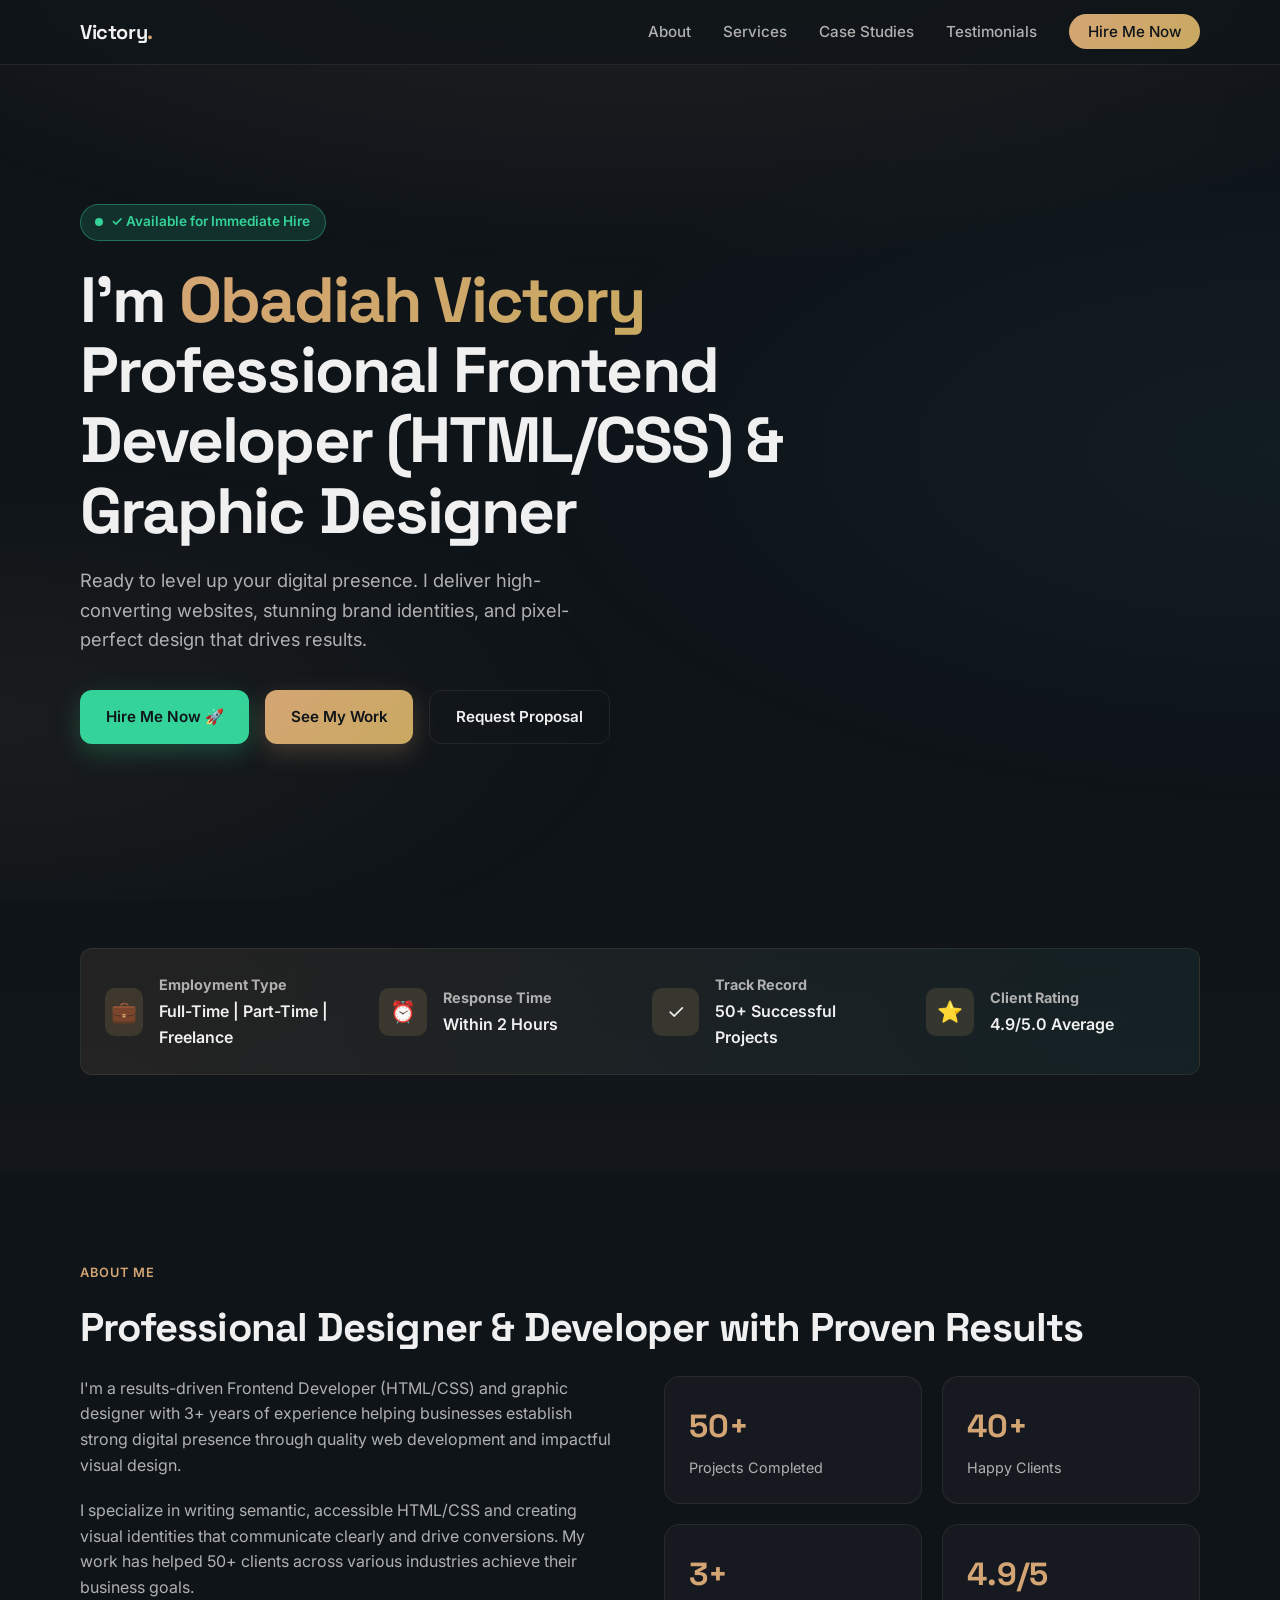
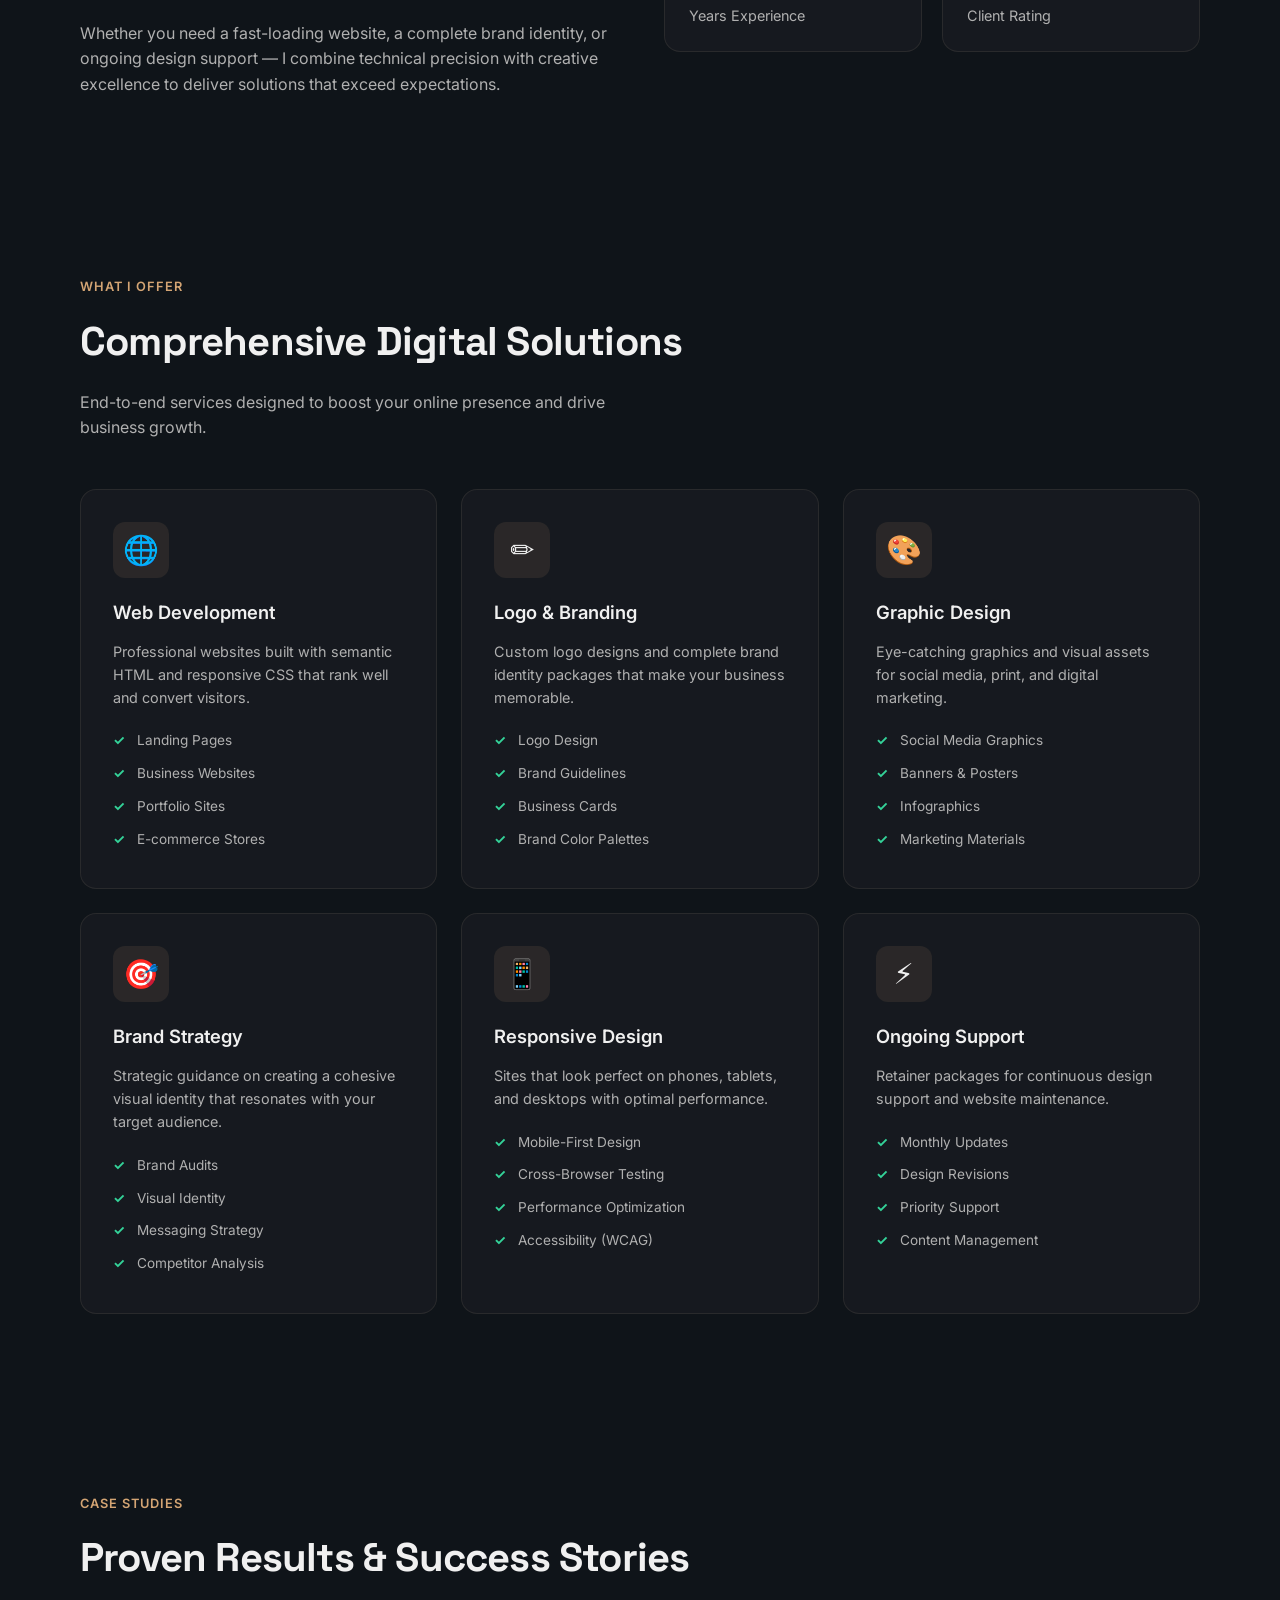
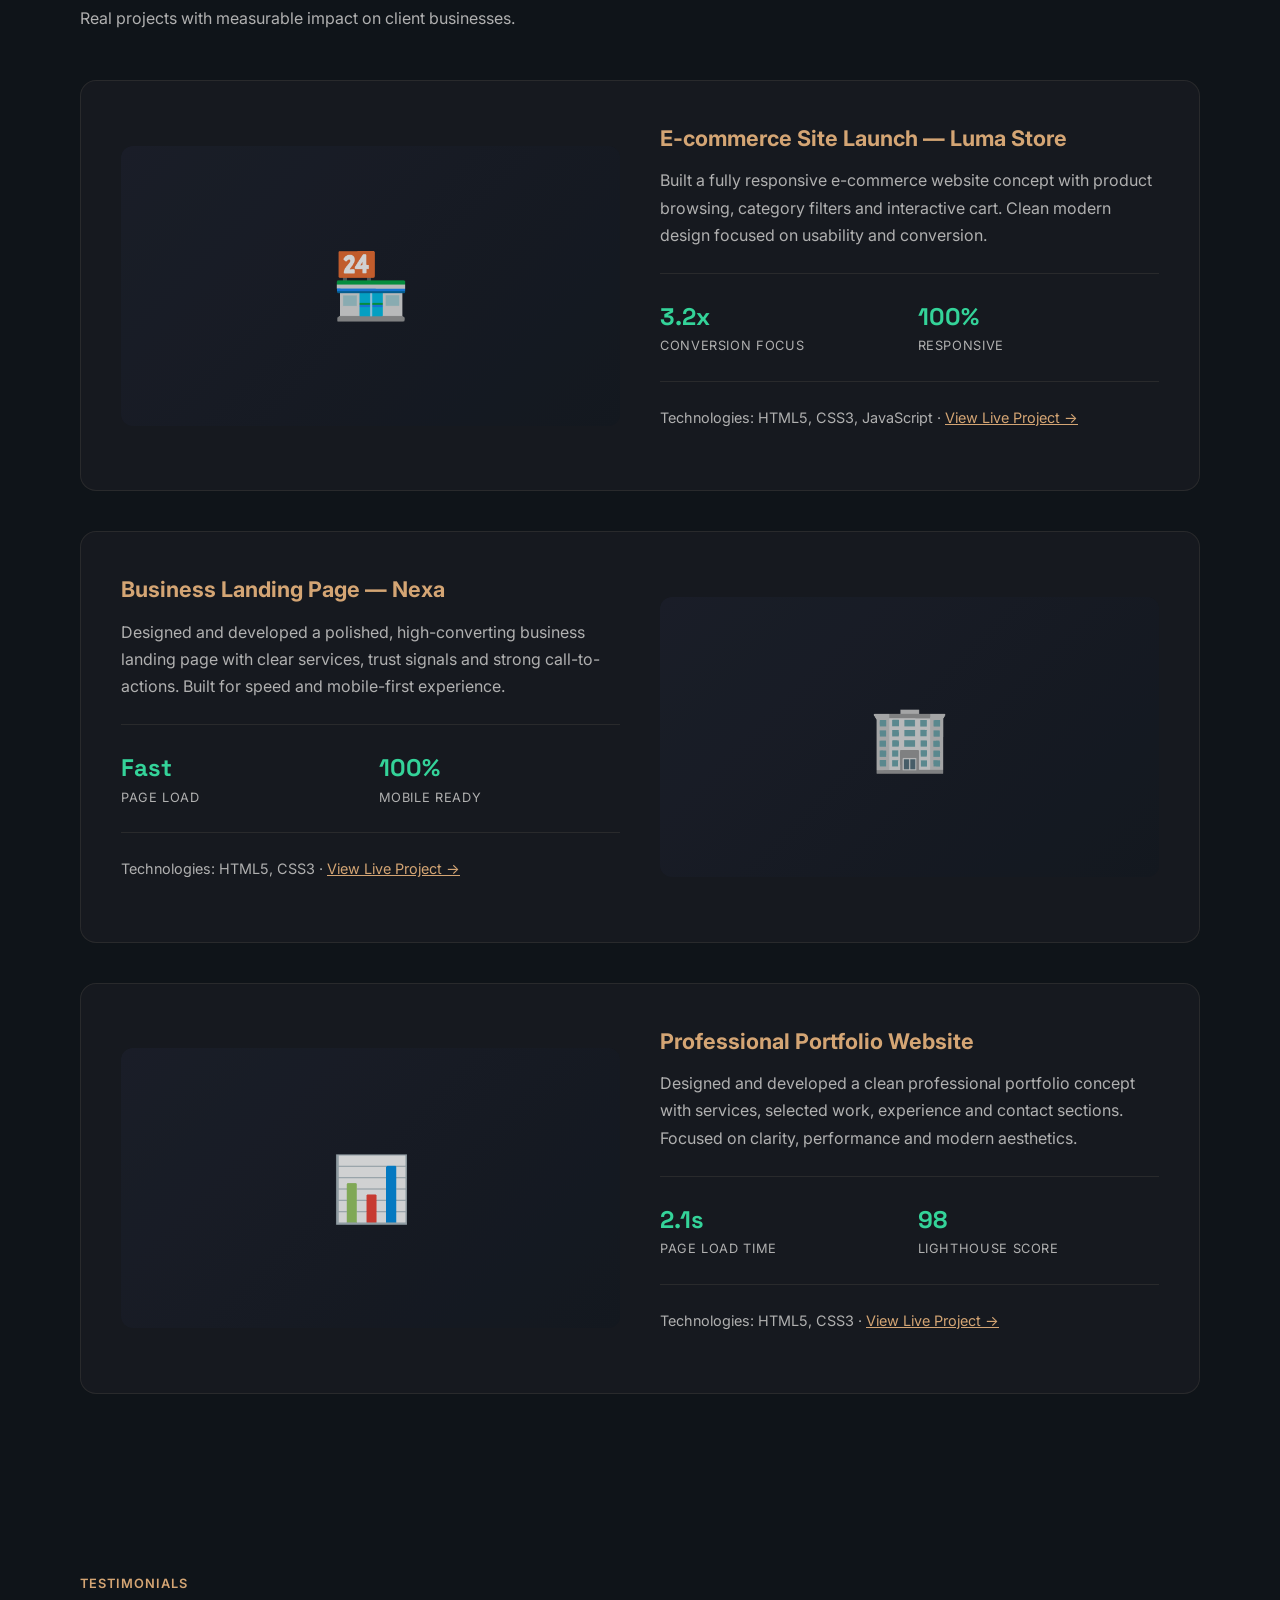
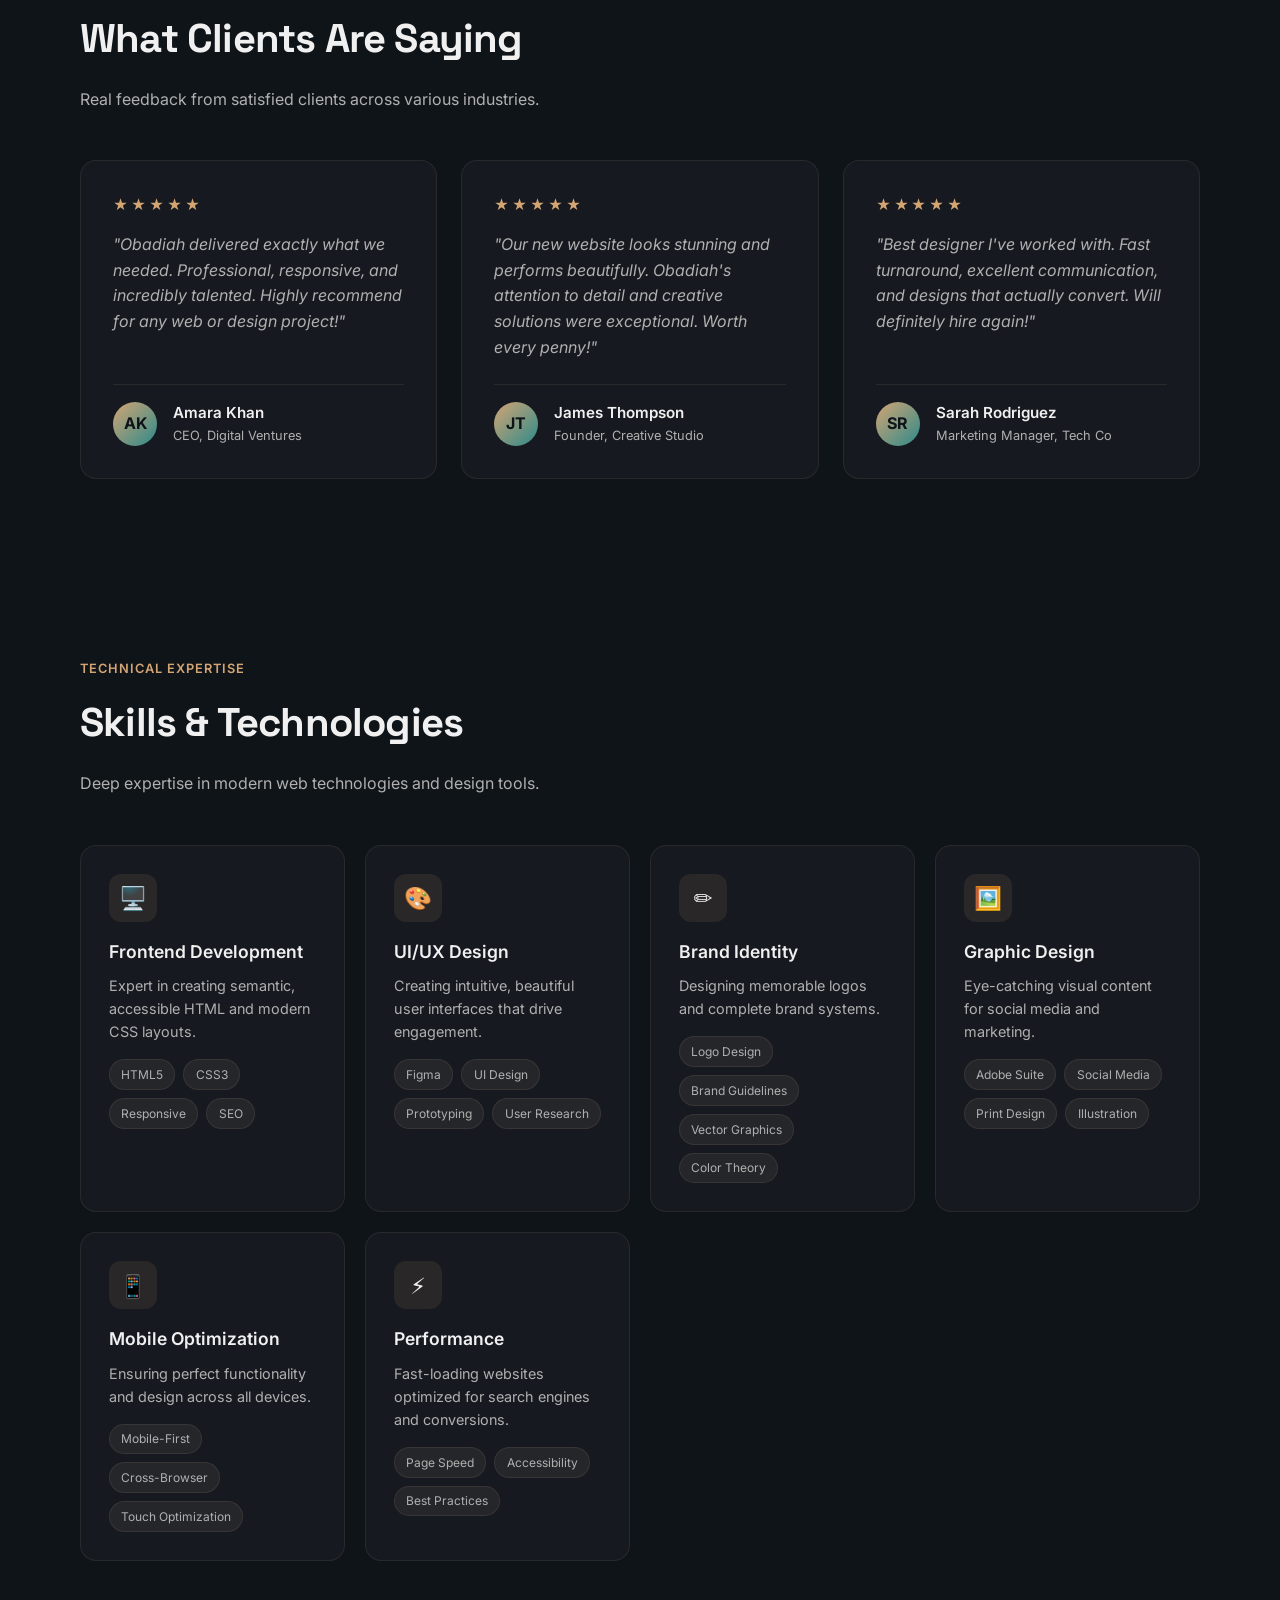
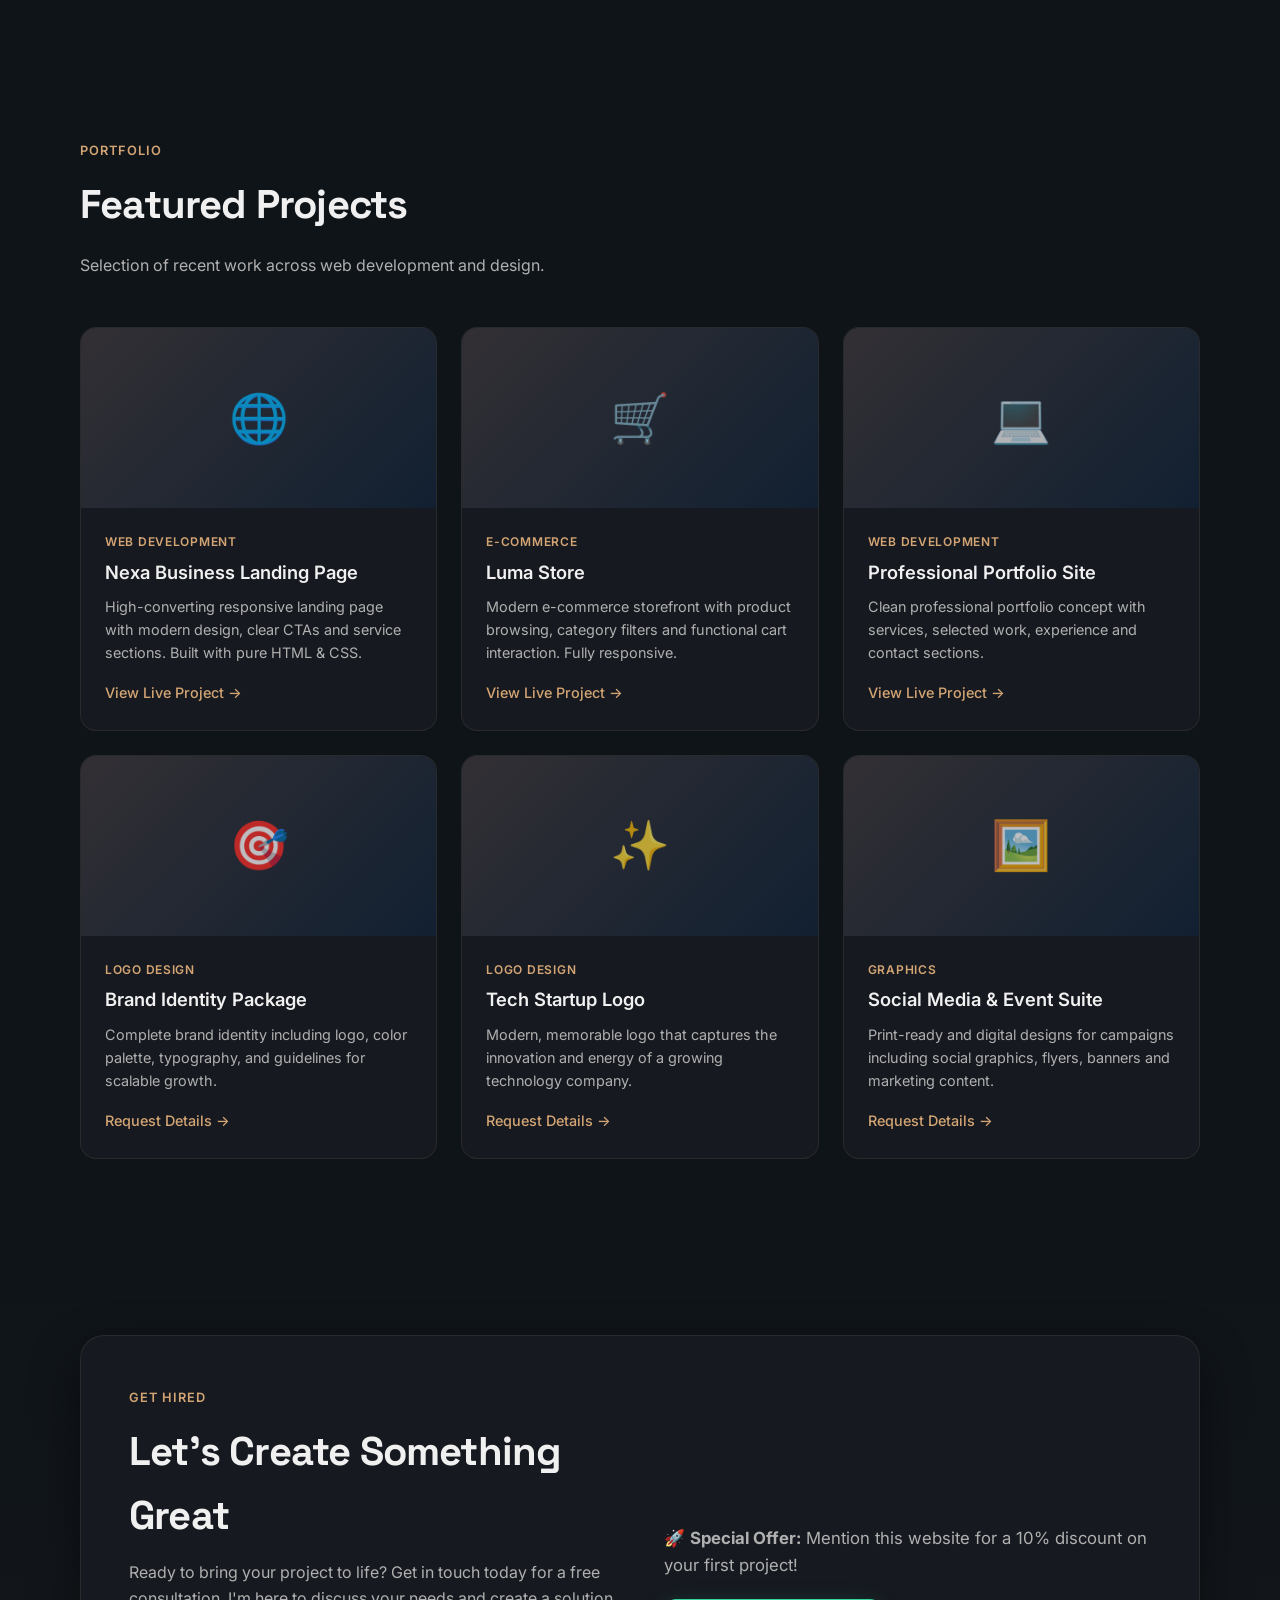
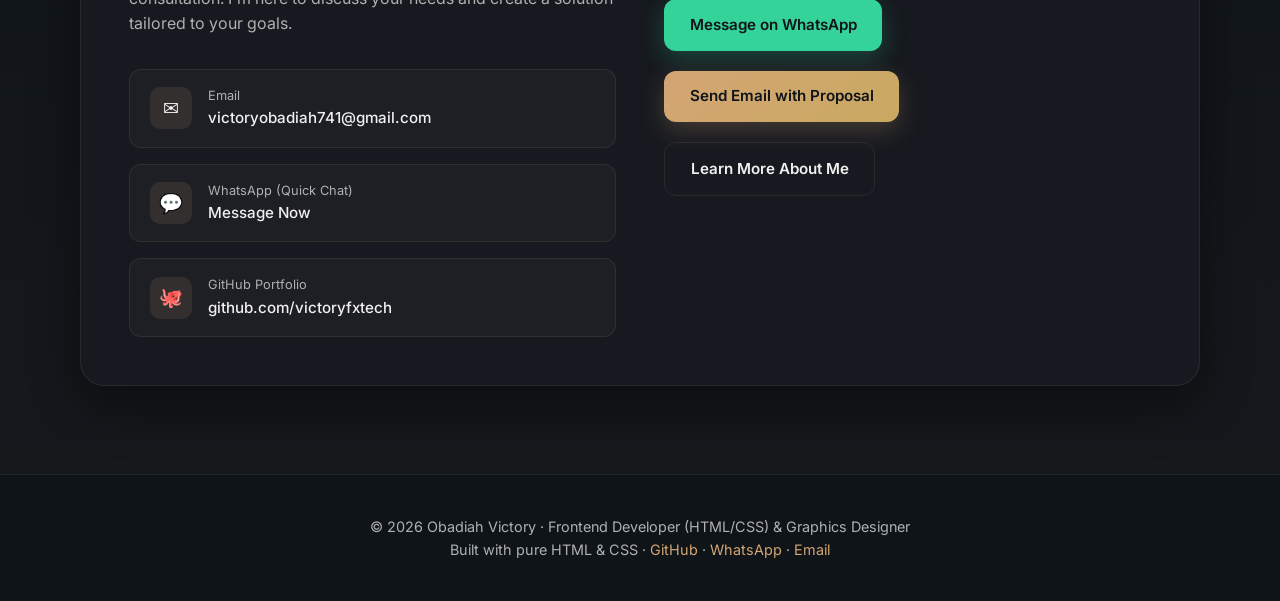
<file: index-3.html>
<!DOCTYPE html>
<html lang="en">
<head>
  <meta charset="UTF-8" />
  <meta name="viewport" content="width=device-width, initial-scale=1.0" />
  <meta name="description" content="Obadiah Victory — Professional Frontend Developer (HTML/CSS) & Graphics Designer. Available for Full-time, Part-time & Freelance Opportunities" />
  <title>Obadiah Victory | Frontend Developer (HTML/CSS) & Graphic Designer | Hire Now</title>
  <link rel="preconnect" href="https://fonts.googleapis.com" />
  <link rel="preconnect" href="https://fonts.gstatic.com" crossorigin />
  <link href="https://fonts.googleapis.com/css2?family=Inter:wght@400;500;600;700;800&family=Space+Grotesk:wght@500;600;700&display=swap" rel="stylesheet" />
  <style>
    :root {
      --bg: #0f1419;
      --bg-card: #16191f;
      --bg-card-hover: #1c1f2b;
      --text: #f0f0f0;
      --text-muted: #b0b0b0;
      --accent: #d4a574;
      --accent-2: #2d8a8a;
      --accent-3: #c9a961;
      --success: #34d399;
      --border: rgba(180, 160, 140, 0.12);
      --radius: 16px;
      --shadow: 0 20px 50px rgba(0, 0, 0, 0.45);
    }

    * {
      margin: 0;
      padding: 0;
      box-sizing: border-box;
    }

    html {
      scroll-behavior: smooth;
    }

    body {
      font-family: "Inter", system-ui, sans-serif;
      background: var(--bg);
      color: var(--text);
      line-height: 1.6;
      overflow-x: hidden;
    }

    /* Background grid + glow */
    body::before {
      content: "";
      position: fixed;
      inset: 0;
      background:
        radial-gradient(ellipse 80% 50% at 50% -20%, rgba(212, 165, 116, 0.12), transparent),
        radial-gradient(ellipse 60% 40% at 100% 50%, rgba(45, 138, 138, 0.08), transparent),
        radial-gradient(ellipse 50% 30% at 0% 80%, rgba(201, 169, 97, 0.06), transparent);
      pointer-events: none;
      z-index: 0;
    }

    .container {
      width: min(1120px, 92%);
      margin: 0 auto;
      position: relative;
      z-index: 1;
    }

    /* Nav */
    nav {
      position: fixed;
      top: 0;
      left: 0;
      right: 0;
      z-index: 100;
      padding: 1rem 0;
      background: rgba(15, 20, 25, 0.75);
      backdrop-filter: blur(16px);
      border-bottom: 1px solid var(--border);
      transition: padding 0.3s;
    }

    nav .container {
      display: flex;
      align-items: center;
      justify-content: space-between;
    }

    .logo {
      font-family: "Space Grotesk", sans-serif;
      font-weight: 700;
      font-size: 1.25rem;
      letter-spacing: -0.02em;
      color: var(--text);
      text-decoration: none;
    }

    .logo span {
      color: var(--accent);
    }

    .nav-links {
      display: flex;
      gap: 2rem;
      list-style: none;
    }

    .nav-links a {
      color: var(--text-muted);
      text-decoration: none;
      font-size: 0.95rem;
      font-weight: 500;
      transition: color 0.2s;
    }

    .nav-links a:hover {
      color: var(--accent);
    }

    .nav-cta {
      background: linear-gradient(135deg, var(--accent), var(--accent-3));
      color: #0f1419 !important;
      padding: 0.5rem 1.15rem;
      border-radius: 999px;
      font-weight: 600;
      font-size: 0.9rem;
    }

    .nav-cta:hover {
      opacity: 0.9;
      color: #0f1419 !important;
    }

    .menu-toggle {
      display: none;
      background: none;
      border: none;
      color: var(--text);
      font-size: 1.5rem;
      cursor: pointer;
    }

    /* Hero */
    .hero {
      min-height: 100vh;
      display: flex;
      align-items: center;
      padding: 7rem 0 4rem;
    }

    .hero-content {
      max-width: 720px;
    }

    .hero-badge {
      display: inline-flex;
      align-items: center;
      gap: 0.5rem;
      background: rgba(52, 211, 153, 0.15);
      border: 1px solid rgba(52, 211, 153, 0.4);
      color: var(--success);
      padding: 0.4rem 0.9rem;
      border-radius: 999px;
      font-size: 0.85rem;
      font-weight: 600;
      margin-bottom: 1.5rem;
    }

    .hero-badge::before {
      content: "";
      width: 8px;
      height: 8px;
      background: var(--success);
      border-radius: 50%;
      animation: pulse 2s infinite;
    }

    @keyframes pulse {
      0%, 100% { opacity: 1; }
      50% { opacity: 0.4; }
    }

    h1 {
      font-family: "Space Grotesk", sans-serif;
      font-size: clamp(2.6rem, 6vw, 4rem);
      font-weight: 700;
      line-height: 1.1;
      letter-spacing: -0.03em;
      margin-bottom: 1.25rem;
    }

    h1 .gradient {
      background: linear-gradient(135deg, var(--accent), var(--accent-3));
      -webkit-background-clip: text;
      -webkit-text-fill-color: transparent;
      background-clip: text;
    }

    .hero p {
      font-size: 1.15rem;
      color: var(--text-muted);
      max-width: 540px;
      margin-bottom: 2.25rem;
    }

    .hero-actions {
      display: flex;
      flex-wrap: wrap;
      gap: 1rem;
    }

    .btn {
      display: inline-flex;
      align-items: center;
      gap: 0.5rem;
      padding: 0.85rem 1.6rem;
      border-radius: 12px;
      font-weight: 600;
      font-size: 0.95rem;
      text-decoration: none;
      transition: transform 0.2s, box-shadow 0.2s, opacity 0.2s;
      border: none;
      cursor: pointer;
    }

    .btn:hover {
      transform: translateY(-2px);
    }

    .btn-primary {
      background: linear-gradient(135deg, var(--accent), var(--accent-3));
      color: #0f1419;
      box-shadow: 0 8px 24px rgba(212, 165, 116, 0.25);
    }

    .btn-primary:hover {
      box-shadow: 0 12px 32px rgba(212, 165, 116, 0.35);
    }

    .btn-secondary {
      background: transparent;
      color: var(--text);
      border: 1px solid var(--border);
    }

    .btn-secondary:hover {
      border-color: var(--accent);
      color: var(--accent);
    }

    .btn-success {
      background: var(--success);
      color: #0f1419;
      box-shadow: 0 8px 24px rgba(52, 211, 153, 0.25);
    }

    .btn-success:hover {
      box-shadow: 0 12px 32px rgba(52, 211, 153, 0.35);
    }

    /* Sections */
    section {
      padding: 5.5rem 0;
    }

    .section-label {
      display: inline-block;
      font-size: 0.8rem;
      font-weight: 600;
      letter-spacing: 0.08em;
      text-transform: uppercase;
      color: var(--accent);
      margin-bottom: 0.75rem;
    }

    h2 {
      font-family: "Space Grotesk", sans-serif;
      font-size: clamp(1.9rem, 4vw, 2.5rem);
      font-weight: 700;
      letter-spacing: -0.02em;
      margin-bottom: 1rem;
    }

    .section-desc {
      color: var(--text-muted);
      max-width: 560px;
      margin-bottom: 3rem;
    }

    /* Employment Info */
    .employment-bar {
      background: linear-gradient(135deg, rgba(212, 165, 116, 0.1), rgba(45, 138, 138, 0.1));
      border: 1px solid var(--border);
      border-radius: 12px;
      padding: 1.5rem;
      margin-bottom: 3rem;
      display: grid;
      grid-template-columns: repeat(auto-fit, minmax(200px, 1fr));
      gap: 1.5rem;
    }

    .employment-item {
      display: flex;
      align-items: center;
      gap: 1rem;
    }

    .employment-item .icon {
      width: 48px;
      height: 48px;
      border-radius: 10px;
      background: rgba(212, 165, 116, 0.15);
      display: flex;
      align-items: center;
      justify-content: center;
      font-size: 1.3rem;
    }

    .employment-item h4 {
      font-size: 0.9rem;
      color: var(--text-muted);
      margin-bottom: 0.2rem;
    }

    .employment-item p {
      font-weight: 600;
      color: var(--text);
    }

    /* About */
    .about-grid {
      display: grid;
      grid-template-columns: 1fr 1fr;
      gap: 3rem;
      align-items: start;
    }

    .about-text p {
      color: var(--text-muted);
      margin-bottom: 1.25rem;
    }

    .about-text p:last-child {
      margin-bottom: 0;
    }

    .about-stats {
      display: grid;
      grid-template-columns: 1fr 1fr;
      gap: 1.25rem;
    }

    .stat-card {
      background: var(--bg-card);
      border: 1px solid var(--border);
      border-radius: var(--radius);
      padding: 1.5rem;
      transition: border-color 0.2s, background 0.2s;
    }

    .stat-card:hover {
      border-color: rgba(212, 165, 116, 0.3);
      background: var(--bg-card-hover);
    }

    .stat-card .number {
      font-family: "Space Grotesk", sans-serif;
      font-size: 2rem;
      font-weight: 700;
      color: var(--accent);
      margin-bottom: 0.25rem;
    }

    .stat-card .label {
      font-size: 0.9rem;
      color: var(--text-muted);
    }

    /* Services */
    .services-grid {
      display: grid;
      grid-template-columns: repeat(auto-fit, minmax(280px, 1fr));
      gap: 1.5rem;
    }

    .service-card {
      background: var(--bg-card);
      border: 1px solid var(--border);
      border-radius: var(--radius);
      padding: 2rem;
      transition: transform 0.25s, border-color 0.25s, background 0.25s;
    }

    .service-card:hover {
      transform: translateY(-4px);
      border-color: rgba(212, 165, 116, 0.35);
      background: var(--bg-card-hover);
    }

    .service-card .icon {
      width: 56px;
      height: 56px;
      border-radius: 12px;
      display: flex;
      align-items: center;
      justify-content: center;
      font-size: 1.8rem;
      margin-bottom: 1.25rem;
      background: rgba(212, 165, 116, 0.1);
    }

    .service-card h3 {
      font-size: 1.15rem;
      font-weight: 600;
      margin-bottom: 0.75rem;
    }

    .service-card p {
      font-size: 0.9rem;
      color: var(--text-muted);
      margin-bottom: 1rem;
    }

    .service-card ul {
      list-style: none;
      font-size: 0.85rem;
      color: var(--text-muted);
    }

    .service-card ul li {
      padding: 0.35rem 0;
      padding-left: 1.5rem;
      position: relative;
    }

    .service-card ul li::before {
      content: "✓";
      position: absolute;
      left: 0;
      color: var(--success);
      font-weight: bold;
    }

    /* Testimonials */
    .testimonials-grid {
      display: grid;
      grid-template-columns: repeat(auto-fit, minmax(300px, 1fr));
      gap: 1.5rem;
    }

    .testimonial-card {
      background: var(--bg-card);
      border: 1px solid var(--border);
      border-radius: var(--radius);
      padding: 2rem;
      display: flex;
      flex-direction: column;
    }

    .testimonial-card .stars {
      color: var(--accent);
      font-size: 0.9rem;
      margin-bottom: 1rem;
      letter-spacing: 0.2em;
    }

    .testimonial-card .quote {
      color: var(--text-muted);
      margin-bottom: 1.5rem;
      font-style: italic;
      flex-grow: 1;
    }

    .testimonial-card .author {
      display: flex;
      align-items: center;
      gap: 1rem;
      border-top: 1px solid var(--border);
      padding-top: 1rem;
    }

    .testimonial-card .avatar {
      width: 44px;
      height: 44px;
      border-radius: 50%;
      background: linear-gradient(135deg, var(--accent), var(--accent-2));
      display: flex;
      align-items: center;
      justify-content: center;
      font-weight: 700;
      color: #0f1419;
    }

    .testimonial-card .author-info h4 {
      font-size: 0.95rem;
      font-weight: 600;
    }

    .testimonial-card .author-info p {
      font-size: 0.8rem;
      color: var(--text-muted);
    }

    /* Skills */
    .skills-grid {
      display: grid;
      grid-template-columns: repeat(auto-fill, minmax(260px, 1fr));
      gap: 1.25rem;
    }

    .skill-card {
      background: var(--bg-card);
      border: 1px solid var(--border);
      border-radius: var(--radius);
      padding: 1.75rem;
      transition: transform 0.25s, border-color 0.25s, background 0.25s;
    }

    .skill-card:hover {
      transform: translateY(-4px);
      border-color: rgba(212, 165, 116, 0.35);
      background: var(--bg-card-hover);
    }

    .skill-icon {
      width: 48px;
      height: 48px;
      border-radius: 12px;
      display: flex;
      align-items: center;
      justify-content: center;
      font-size: 1.4rem;
      margin-bottom: 1rem;
      background: rgba(212, 165, 116, 0.1);
    }

    .skill-card h3 {
      font-size: 1.1rem;
      font-weight: 600;
      margin-bottom: 0.5rem;
    }

    .skill-card p {
      font-size: 0.9rem;
      color: var(--text-muted);
    }

    .tags {
      display: flex;
      flex-wrap: wrap;
      gap: 0.5rem;
      margin-top: 1rem;
    }

    .tag {
      font-size: 0.75rem;
      padding: 0.3rem 0.7rem;
      border-radius: 999px;
      background: rgba(180, 160, 140, 0.1);
      color: var(--text-muted);
      border: 1px solid var(--border);
    }

    /* Case Studies */
    .case-studies-grid {
      display: grid;
      gap: 2.5rem;
    }

    .case-study {
      background: var(--bg-card);
      border: 1px solid var(--border);
      border-radius: var(--radius);
      padding: 2.5rem;
      display: grid;
      grid-template-columns: 1fr 1fr;
      gap: 2.5rem;
      align-items: center;
    }

    .case-study:nth-child(even) {
      grid-template-columns: 1fr 1fr;
      direction: rtl;
    }

    .case-study:nth-child(even) > * {
      direction: ltr;
    }

    .case-study-visual {
      background: linear-gradient(135deg, #1c1f2b, #131820);
      border-radius: 12px;
      height: 280px;
      display: flex;
      align-items: center;
      justify-content: center;
      font-size: 4rem;
      opacity: 0.8;
    }

    .case-study-content h3 {
      font-size: 1.35rem;
      font-weight: 700;
      margin-bottom: 0.75rem;
      color: var(--accent);
    }

    .case-study-content p {
      color: var(--text-muted);
      margin-bottom: 1.25rem;
      line-height: 1.7;
    }

    .case-study-metrics {
      display: grid;
      grid-template-columns: 1fr 1fr;
      gap: 1rem;
      margin: 1.5rem 0;
      padding: 1.5rem 0;
      border-top: 1px solid var(--border);
      border-bottom: 1px solid var(--border);
    }

    .metric {
      display: flex;
      flex-direction: column;
    }

    .metric .value {
      font-family: "Space Grotesk", sans-serif;
      font-size: 1.5rem;
      font-weight: 700;
      color: var(--success);
    }

    .metric .label {
      font-size: 0.8rem;
      color: var(--text-muted);
      text-transform: uppercase;
      letter-spacing: 0.05em;
    }

    /* Projects */
    .projects-grid {
      display: grid;
      grid-template-columns: repeat(auto-fill, minmax(300px, 1fr));
      gap: 1.5rem;
    }

    .project-card {
      background: var(--bg-card);
      border: 1px solid var(--border);
      border-radius: var(--radius);
      overflow: hidden;
      transition: transform 0.25s, border-color 0.25s, box-shadow 0.25s;
    }

    .project-card:hover {
      transform: translateY(-6px);
      border-color: rgba(212, 165, 116, 0.3);
      box-shadow: var(--shadow);
    }

    .project-thumb {
      height: 180px;
      background: linear-gradient(135deg, #1c1f2b, #0f172a);
      display: flex;
      align-items: center;
      justify-content: center;
      position: relative;
      overflow: hidden;
    }

    .project-thumb::after {
      content: "";
      position: absolute;
      inset: 0;
      background: linear-gradient(135deg, rgba(212, 165, 116, 0.12), rgba(45, 138, 138, 0.08));
    }

    .project-thumb .placeholder {
      font-size: 3rem;
      position: relative;
      z-index: 1;
      opacity: 0.7;
    }

    .project-body {
      padding: 1.5rem;
    }

    .project-body .category {
      font-size: 0.75rem;
      font-weight: 600;
      text-transform: uppercase;
      letter-spacing: 0.06em;
      color: var(--accent);
      margin-bottom: 0.4rem;
    }

    .project-body h3 {
      font-size: 1.15rem;
      font-weight: 600;
      margin-bottom: 0.5rem;
    }

    .project-body p {
      font-size: 0.9rem;
      color: var(--text-muted);
      margin-bottom: 1rem;
    }

    .project-body a {
      color: var(--accent);
      text-decoration: none;
      font-size: 0.9rem;
      font-weight: 500;
    }

    .project-body a:hover {
      text-decoration: underline;
    }

    /* Contact */
    .contact-section {
      background: linear-gradient(180deg, transparent, rgba(212, 165, 116, 0.03));
    }

    .contact-card {
      background: var(--bg-card);
      border: 1px solid var(--border);
      border-radius: 24px;
      padding: 3rem;
      display: grid;
      grid-template-columns: 1fr 1fr;
      gap: 3rem;
      box-shadow: var(--shadow);
    }

    .contact-info h2 {
      margin-bottom: 0.75rem;
    }

    .contact-info > p {
      color: var(--text-muted);
      margin-bottom: 2rem;
    }

    .contact-links {
      display: flex;
      flex-direction: column;
      gap: 1rem;
    }

    .contact-link {
      display: flex;
      align-items: center;
      gap: 1rem;
      padding: 1rem 1.25rem;
      background: rgba(180, 160, 140, 0.05);
      border: 1px solid var(--border);
      border-radius: 12px;
      text-decoration: none;
      color: var(--text);
      transition: border-color 0.2s, background 0.2s;
    }

    .contact-link:hover {
      border-color: rgba(212, 165, 116, 0.4);
      background: rgba(212, 165, 116, 0.05);
    }

    .contact-link .icon {
      width: 42px;
      height: 42px;
      border-radius: 10px;
      background: rgba(212, 165, 116, 0.12);
      display: flex;
      align-items: center;
      justify-content: center;
      font-size: 1.2rem;
      flex-shrink: 0;
    }

    .contact-link .details {
      display: flex;
      flex-direction: column;
    }

    .contact-link .details span:first-child {
      font-size: 0.8rem;
      color: var(--text-muted);
    }

    .contact-link .details span:last-child {
      font-weight: 500;
      font-size: 0.95rem;
    }

    .contact-cta {
      display: flex;
      flex-direction: column;
      justify-content: center;
      align-items: flex-start;
      gap: 1.25rem;
    }

    .contact-cta p {
      color: var(--text-muted);
      font-size: 1.05rem;
    }

    /* Footer */
    footer {
      padding: 2.5rem 0;
      border-top: 1px solid var(--border);
      text-align: center;
      color: var(--text-muted);
      font-size: 0.9rem;
    }

    footer a {
      color: var(--accent);
      text-decoration: none;
    }

    /* Mobile */
    @media (max-width: 768px) {
      .nav-links {
        display: none;
        position: absolute;
        top: 100%;
        left: 0;
        right: 0;
        background: rgba(15, 20, 25, 0.97);
        flex-direction: column;
        padding: 1.5rem;
        gap: 1rem;
        border-bottom: 1px solid var(--border);
      }

      .nav-links.open {
        display: flex;
      }

      .menu-toggle {
        display: block;
      }

      .about-grid,
      .contact-card,
      .case-study {
        grid-template-columns: 1fr;
      }

      .case-study:nth-child(even) {
        direction: ltr;
      }

      .contact-card {
        padding: 2rem 1.5rem;
      }

      .hero {
        padding-top: 6rem;
      }

      .employment-bar {
        grid-template-columns: 1fr;
      }
    }
  </style>
</head>
<body>
  <!-- Navigation -->
  <nav>
    <div class="container">
      <a href="#home" class="logo">Victory<span>.</span></a>
      <button class="menu-toggle" aria-label="Menu" id="menuToggle">☰</button>
      <ul class="nav-links" id="navLinks">
        <li><a href="#about">About</a></li>
        <li><a href="#services">Services</a></li>
        <li><a href="#case-studies">Case Studies</a></li>
        <li><a href="#testimonials">Testimonials</a></li>
        <li><a href="#contact" class="nav-cta">Hire Me Now</a></li>
      </ul>
    </div>
  </nav>

  <!-- Hero -->
  <section class="hero" id="home">
    <div class="container">
      <div class="hero-content">
        <div class="hero-badge">✓ Available for Immediate Hire</div>
        <h1>
          I'm <span class="gradient">Obadiah Victory</span><br />
          Professional Frontend Developer (HTML/CSS) & Graphic Designer
        </h1>
        <p>
          Ready to level up your digital presence. I deliver high-converting websites, 
          stunning brand identities, and pixel-perfect design that drives results.
        </p>
        <div class="hero-actions">
          <a href="#contact" class="btn btn-success">Hire Me Now 🚀</a>
          <a href="#case-studies" class="btn btn-primary">See My Work</a>
          <a href="#contact" class="btn btn-secondary">Request Proposal</a>
        </div>
      </div>
    </div>
  </section>

  <!-- Employment Info -->
  <section style="padding: 3rem 0; background: linear-gradient(180deg, transparent, rgba(212, 165, 116, 0.02));">
    <div class="container">
      <div class="employment-bar">
        <div class="employment-item">
          <div class="icon">💼</div>
          <div>
            <h4>Employment Type</h4>
            <p>Full-Time | Part-Time | Freelance</p>
          </div>
        </div>
        <div class="employment-item">
          <div class="icon">⏰</div>
          <div>
            <h4>Response Time</h4>
            <p>Within 2 Hours</p>
          </div>
        </div>
        <div class="employment-item">
          <div class="icon">✓</div>
          <div>
            <h4>Track Record</h4>
            <p>50+ Successful Projects</p>
          </div>
        </div>
        <div class="employment-item">
          <div class="icon">⭐</div>
          <div>
            <h4>Client Rating</h4>
            <p>4.9/5.0 Average</p>
          </div>
        </div>
      </div>
    </div>
  </section>

  <!-- About -->
  <section id="about">
    <div class="container">
      <span class="section-label">About Me</span>
      <h2>Professional Designer & Developer with Proven Results</h2>
      <div class="about-grid">
        <div class="about-text">
          <p>
            I'm a results-driven Frontend Developer (HTML/CSS) and graphic designer with 3+ years of experience 
            helping businesses establish strong digital presence through quality web development 
            and impactful visual design.
          </p>
          <p>
            I specialize in writing semantic, accessible HTML/CSS and creating visual identities 
            that communicate clearly and drive conversions. My work has helped 50+ clients across 
            various industries achieve their business goals.
          </p>
          <p>
            Whether you need a fast-loading website, a complete brand identity, or ongoing 
            design support — I combine technical precision with creative excellence to deliver 
            solutions that exceed expectations.
          </p>
        </div>
        <div class="about-stats">
          <div class="stat-card">
            <div class="number">50+</div>
            <div class="label">Projects Completed</div>
          </div>
          <div class="stat-card">
            <div class="number">40+</div>
            <div class="label">Happy Clients</div>
          </div>
          <div class="stat-card">
            <div class="number">3+</div>
            <div class="label">Years Experience</div>
          </div>
          <div class="stat-card">
            <div class="number">4.9/5</div>
            <div class="label">Client Rating</div>
          </div>
        </div>
      </div>
    </div>
  </section>

  <!-- Services -->
  <section id="services">
    <div class="container">
      <span class="section-label">What I Offer</span>
      <h2>Comprehensive Digital Solutions</h2>
      <p class="section-desc">
        End-to-end services designed to boost your online presence and drive business growth.
      </p>
      <div class="services-grid">
        <div class="service-card">
          <div class="icon">🌐</div>
          <h3>Web Development</h3>
          <p>Professional websites built with semantic HTML and responsive CSS that rank well and convert visitors.</p>
          <ul>
            <li>Landing Pages</li>
            <li>Business Websites</li>
            <li>Portfolio Sites</li>
            <li>E-commerce Stores</li>
          </ul>
        </div>
        <div class="service-card">
          <div class="icon">✏️</div>
          <h3>Logo & Branding</h3>
          <p>Custom logo designs and complete brand identity packages that make your business memorable.</p>
          <ul>
            <li>Logo Design</li>
            <li>Brand Guidelines</li>
            <li>Business Cards</li>
            <li>Brand Color Palettes</li>
          </ul>
        </div>
        <div class="service-card">
          <div class="icon">🎨</div>
          <h3>Graphic Design</h3>
          <p>Eye-catching graphics and visual assets for social media, print, and digital marketing.</p>
          <ul>
            <li>Social Media Graphics</li>
            <li>Banners & Posters</li>
            <li>Infographics</li>
            <li>Marketing Materials</li>
          </ul>
        </div>
        <div class="service-card">
          <div class="icon">🎯</div>
          <h3>Brand Strategy</h3>
          <p>Strategic guidance on creating a cohesive visual identity that resonates with your target audience.</p>
          <ul>
            <li>Brand Audits</li>
            <li>Visual Identity</li>
            <li>Messaging Strategy</li>
            <li>Competitor Analysis</li>
          </ul>
        </div>
        <div class="service-card">
          <div class="icon">📱</div>
          <h3>Responsive Design</h3>
          <p>Sites that look perfect on phones, tablets, and desktops with optimal performance.</p>
          <ul>
            <li>Mobile-First Design</li>
            <li>Cross-Browser Testing</li>
            <li>Performance Optimization</li>
            <li>Accessibility (WCAG)</li>
          </ul>
        </div>
        <div class="service-card">
          <div class="icon">⚡</div>
          <h3>Ongoing Support</h3>
          <p>Retainer packages for continuous design support and website maintenance.</p>
          <ul>
            <li>Monthly Updates</li>
            <li>Design Revisions</li>
            <li>Priority Support</li>
            <li>Content Management</li>
          </ul>
        </div>
      </div>
    </div>
  </section>

  <!-- Case Studies -->
  <section id="case-studies">
    <div class="container">
      <span class="section-label">Case Studies</span>
      <h2>Proven Results & Success Stories</h2>
      <p class="section-desc">
        Real projects with measurable impact on client businesses.
      </p>
      <div class="case-studies-grid">
        <div class="case-study">
          <div class="case-study-visual">🏪</div>
          <div class="case-study-content">
            <h3>E-commerce Site Launch — Luma Store</h3>
            <p>
              Built a fully responsive e-commerce website concept with product browsing, 
              category filters and interactive cart. Clean modern design focused on 
              usability and conversion.
            </p>
            <div class="case-study-metrics">
              <div class="metric">
                <div class="value">3.2x</div>
                <div class="label">Conversion Focus</div>
              </div>
              <div class="metric">
                <div class="value">100%</div>
                <div class="label">Responsive</div>
              </div>
            </div>
            <p style="font-size: 0.9rem;">Technologies: HTML5, CSS3, JavaScript · <a href="https://victoryfxtech.github.io/design-and-code-portfolio/projects/ecommerce-store/" target="_blank" rel="noopener" style="color: var(--accent);">View Live Project →</a></p>
          </div>
        </div>
        <div class="case-study">
          <div class="case-study-visual">🏢</div>
          <div class="case-study-content">
            <h3>Business Landing Page — Nexa</h3>
            <p>
              Designed and developed a polished, high-converting business landing page 
              with clear services, trust signals and strong call-to-actions. Built for 
              speed and mobile-first experience.
            </p>
            <div class="case-study-metrics">
              <div class="metric">
                <div class="value">Fast</div>
                <div class="label">Page Load</div>
              </div>
              <div class="metric">
                <div class="value">100%</div>
                <div class="label">Mobile Ready</div>
              </div>
            </div>
            <p style="font-size: 0.9rem;">Technologies: HTML5, CSS3 · <a href="https://victoryfxtech.github.io/design-and-code-portfolio/projects/business-landing-page/" target="_blank" rel="noopener" style="color: var(--accent);">View Live Project →</a></p>
          </div>
        </div>
        <div class="case-study">
          <div class="case-study-visual">📊</div>
          <div class="case-study-content">
            <h3>Professional Portfolio Website</h3>
            <p>
              Designed and developed a clean professional portfolio concept with services, 
              selected work, experience and contact sections. Focused on clarity, performance 
              and modern aesthetics.
            </p>
            <div class="case-study-metrics">
              <div class="metric">
                <div class="value">2.1s</div>
                <div class="label">Page Load Time</div>
              </div>
              <div class="metric">
                <div class="value">98</div>
                <div class="label">Lighthouse Score</div>
              </div>
            </div>
            <p style="font-size: 0.9rem;">Technologies: HTML5, CSS3 · <a href="https://victoryfxtech.github.io/design-and-code-portfolio/projects/professional-website/" target="_blank" rel="noopener" style="color: var(--accent);">View Live Project →</a></p>
          </div>
        </div>
      </div>
    </div>
  </section>

  <!-- Testimonials -->
  <section id="testimonials">
    <div class="container">
      <span class="section-label">Testimonials</span>
      <h2>What Clients Are Saying</h2>
      <p class="section-desc">
        Real feedback from satisfied clients across various industries.
      </p>
      <div class="testimonials-grid">
        <div class="testimonial-card">
          <div class="stars">★★★★★</div>
          <div class="quote">
            "Obadiah delivered exactly what we needed. Professional, responsive, and incredibly 
            talented. Highly recommend for any web or design project!"
          </div>
          <div class="author">
            <div class="avatar">AK</div>
            <div class="author-info">
              <h4>Amara Khan</h4>
              <p>CEO, Digital Ventures</p>
            </div>
          </div>
        </div>
        <div class="testimonial-card">
          <div class="stars">★★★★★</div>
          <div class="quote">
            "Our new website looks stunning and performs beautifully. Obadiah's attention to 
            detail and creative solutions were exceptional. Worth every penny!"
          </div>
          <div class="author">
            <div class="avatar">JT</div>
            <div class="author-info">
              <h4>James Thompson</h4>
              <p>Founder, Creative Studio</p>
            </div>
          </div>
        </div>
        <div class="testimonial-card">
          <div class="stars">★★★★★</div>
          <div class="quote">
            "Best designer I've worked with. Fast turnaround, excellent communication, and 
            designs that actually convert. Will definitely hire again!"
          </div>
          <div class="author">
            <div class="avatar">SR</div>
            <div class="author-info">
              <h4>Sarah Rodriguez</h4>
              <p>Marketing Manager, Tech Co</p>
            </div>
          </div>
        </div>
      </div>
    </div>
  </section>

  <!-- Skills -->
  <section id="skills">
    <div class="container">
      <span class="section-label">Technical Expertise</span>
      <h2>Skills & Technologies</h2>
      <p class="section-desc">
        Deep expertise in modern web technologies and design tools.
      </p>
      <div class="skills-grid">
        <div class="skill-card">
          <div class="skill-icon">🖥️</div>
          <h3>Frontend Development</h3>
          <p>Expert in creating semantic, accessible HTML and modern CSS layouts.</p>
          <div class="tags">
            <span class="tag">HTML5</span>
            <span class="tag">CSS3</span>
            <span class="tag">Responsive</span>
            <span class="tag">SEO</span>
          </div>
        </div>
        <div class="skill-card">
          <div class="skill-icon">🎨</div>
          <h3>UI/UX Design</h3>
          <p>Creating intuitive, beautiful user interfaces that drive engagement.</p>
          <div class="tags">
            <span class="tag">Figma</span>
            <span class="tag">UI Design</span>
            <span class="tag">Prototyping</span>
            <span class="tag">User Research</span>
          </div>
        </div>
        <div class="skill-card">
          <div class="skill-icon">✏️</div>
          <h3>Brand Identity</h3>
          <p>Designing memorable logos and complete brand systems.</p>
          <div class="tags">
            <span class="tag">Logo Design</span>
            <span class="tag">Brand Guidelines</span>
            <span class="tag">Vector Graphics</span>
            <span class="tag">Color Theory</span>
          </div>
        </div>
        <div class="skill-card">
          <div class="skill-icon">🖼️</div>
          <h3>Graphic Design</h3>
          <p>Eye-catching visual content for social media and marketing.</p>
          <div class="tags">
            <span class="tag">Adobe Suite</span>
            <span class="tag">Social Media</span>
            <span class="tag">Print Design</span>
            <span class="tag">Illustration</span>
          </div>
        </div>
        <div class="skill-card">
          <div class="skill-icon">📱</div>
          <h3>Mobile Optimization</h3>
          <p>Ensuring perfect functionality and design across all devices.</p>
          <div class="tags">
            <span class="tag">Mobile-First</span>
            <span class="tag">Cross-Browser</span>
            <span class="tag">Touch Optimization</span>
          </div>
        </div>
        <div class="skill-card">
          <div class="skill-icon">⚡</div>
          <h3>Performance</h3>
          <p>Fast-loading websites optimized for search engines and conversions.</p>
          <div class="tags">
            <span class="tag">Page Speed</span>
            <span class="tag">Accessibility</span>
            <span class="tag">Best Practices</span>
          </div>
        </div>
      </div>
    </div>
  </section>

  <!-- Projects -->
  <section id="projects">
    <div class="container">
      <span class="section-label">Portfolio</span>
      <h2>Featured Projects</h2>
      <p class="section-desc">
        Selection of recent work across web development and design.
      </p>
      <div class="projects-grid">
        <article class="project-card">
          <div class="project-thumb">
            <span class="placeholder">🌐</span>
          </div>
          <div class="project-body">
            <div class="category">Web Development</div>
            <h3>Nexa Business Landing Page</h3>
            <p>High-converting responsive landing page with modern design, clear CTAs and service sections. Built with pure HTML & CSS.</p>
            <a href="https://victoryfxtech.github.io/business-landing-page/" target="_blank" rel="noopener">View Live Project →</a>
          </div>
        </article>
        <article class="project-card">
          <div class="project-thumb">
            <span class="placeholder">🛒</span>
          </div>
          <div class="project-body">
            <div class="category">E-commerce</div>
            <h3>Luma Store</h3>
            <p>Modern e-commerce storefront with product browsing, category filters and functional cart interaction. Fully responsive.</p>
            <a href="https://victoryfxtech.github.io/ecommerce-store/" target="_blank" rel="noopener">View Live Project →</a>
          </div>
        </article>
        <article class="project-card">
          <div class="project-thumb">
            <span class="placeholder">💻</span>
          </div>
          <div class="project-body">
            <div class="category">Web Development</div>
            <h3>Professional Portfolio Site</h3>
            <p>Clean professional portfolio concept with services, selected work, experience and contact sections.</p>
            <a href="https://victoryfxtech.github.io/professional-website/" target="_blank" rel="noopener">View Live Project →</a>
          </div>
        </article>
        <article class="project-card">
          <div class="project-thumb">
            <span class="placeholder">🎯</span>
          </div>
          <div class="project-body">
            <div class="category">Logo Design</div>
            <h3>Brand Identity Package</h3>
            <p>Complete brand identity including logo, color palette, typography, and guidelines for scalable growth.</p>
            <a href="#contact">Request Details →</a>
          </div>
        </article>
        <article class="project-card">
          <div class="project-thumb">
            <span class="placeholder">✨</span>
          </div>
          <div class="project-body">
            <div class="category">Logo Design</div>
            <h3>Tech Startup Logo</h3>
            <p>Modern, memorable logo that captures the innovation and energy of a growing technology company.</p>
            <a href="#contact">Request Details →</a>
          </div>
        </article>
        <article class="project-card">
          <div class="project-thumb">
            <span class="placeholder">🖼️</span>
          </div>
          <div class="project-body">
            <div class="category">Graphics</div>
            <h3>Social Media & Event Suite</h3>
            <p>Print-ready and digital designs for campaigns including social graphics, flyers, banners and marketing content.</p>
            <a href="#contact">Request Details →</a>
          </div>
        </article>
      </div>
    </div>
  </section>

  <!-- Contact -->
  <section id="contact" class="contact-section">
    <div class="container">
      <div class="contact-card">
        <div class="contact-info">
          <span class="section-label">Get Hired</span>
          <h2>Let's Create Something Great</h2>
          <p>
            Ready to bring your project to life? Get in touch today for a free consultation. 
            I'm here to discuss your needs and create a solution tailored to your goals.
          </p>
          <div class="contact-links">
            <a href="mailto:victoryobadiah741@gmail.com" class="contact-link">
              <div class="icon">✉️</div>
              <div class="details">
                <span>Email</span>
                <span>victoryobadiah741@gmail.com</span>
              </div>
            </a>
            <a href="https://wa.me/message/IOU53YGTMAOEF1" target="_blank" rel="noopener" class="contact-link">
              <div class="icon">💬</div>
              <div class="details">
                <span>WhatsApp (Quick Chat)</span>
                <span>Message Now</span>
              </div>
            </a>
            <a href="https://github.com/victoryfxtech" target="_blank" rel="noopener" class="contact-link">
              <div class="icon">🐙</div>
              <div class="details">
                <span>GitHub Portfolio</span>
                <span>github.com/victoryfxtech</span>
              </div>
            </a>
          </div>
        </div>
        <div class="contact-cta">
          <p>
            🚀 <strong>Special Offer:</strong> Mention this website for a 10% discount on your first project!
          </p>
          <a href="https://wa.me/message/IOU53YGTMAOEF1?text=Hi%20Victory%2C%20I%27d%20like%20to%20discuss%20a%20project" class="btn btn-success" target="_blank" rel="noopener">
            Message on WhatsApp
          </a>
          <a href="mailto:victoryobadiah741@gmail.com?subject=Project%20Inquiry%20-%20Let%27s%20Work%20Together" class="btn btn-primary">
            Send Email with Proposal
          </a>
          <a href="#about" class="btn btn-secondary">
            Learn More About Me
          </a>
        </div>
      </div>
    </div>
  </section>

  <!-- Footer -->
  <footer>
    <div class="container">
      <p>
        © 2026 Obadiah Victory · Frontend Developer (HTML/CSS) & Graphics Designer<br />
        Built with pure HTML &amp; CSS · <a href="https://github.com/victoryfxtech" target="_blank" rel="noopener">GitHub</a> · 
        <a href="https://wa.me/message/IOU53YGTMAOEF1" target="_blank" rel="noopener">WhatsApp</a> · 
        <a href="mailto:victoryobadiah741@gmail.com">Email</a>
      </p>
    </div>
  </footer>

  <script>
    // Mobile menu toggle
    const menuToggle = document.getElementById("menuToggle");
    const navLinks = document.getElementById("navLinks");

    menuToggle.addEventListener("click", () => {
      navLinks.classList.toggle("open");
    });

    // Close menu when a link is clicked
    navLinks.querySelectorAll("a").forEach((link) => {
      link.addEventListener("click", () => {
        navLinks.classList.remove("open");
      });
    });
  </script>
</body>
</html>
</file>
